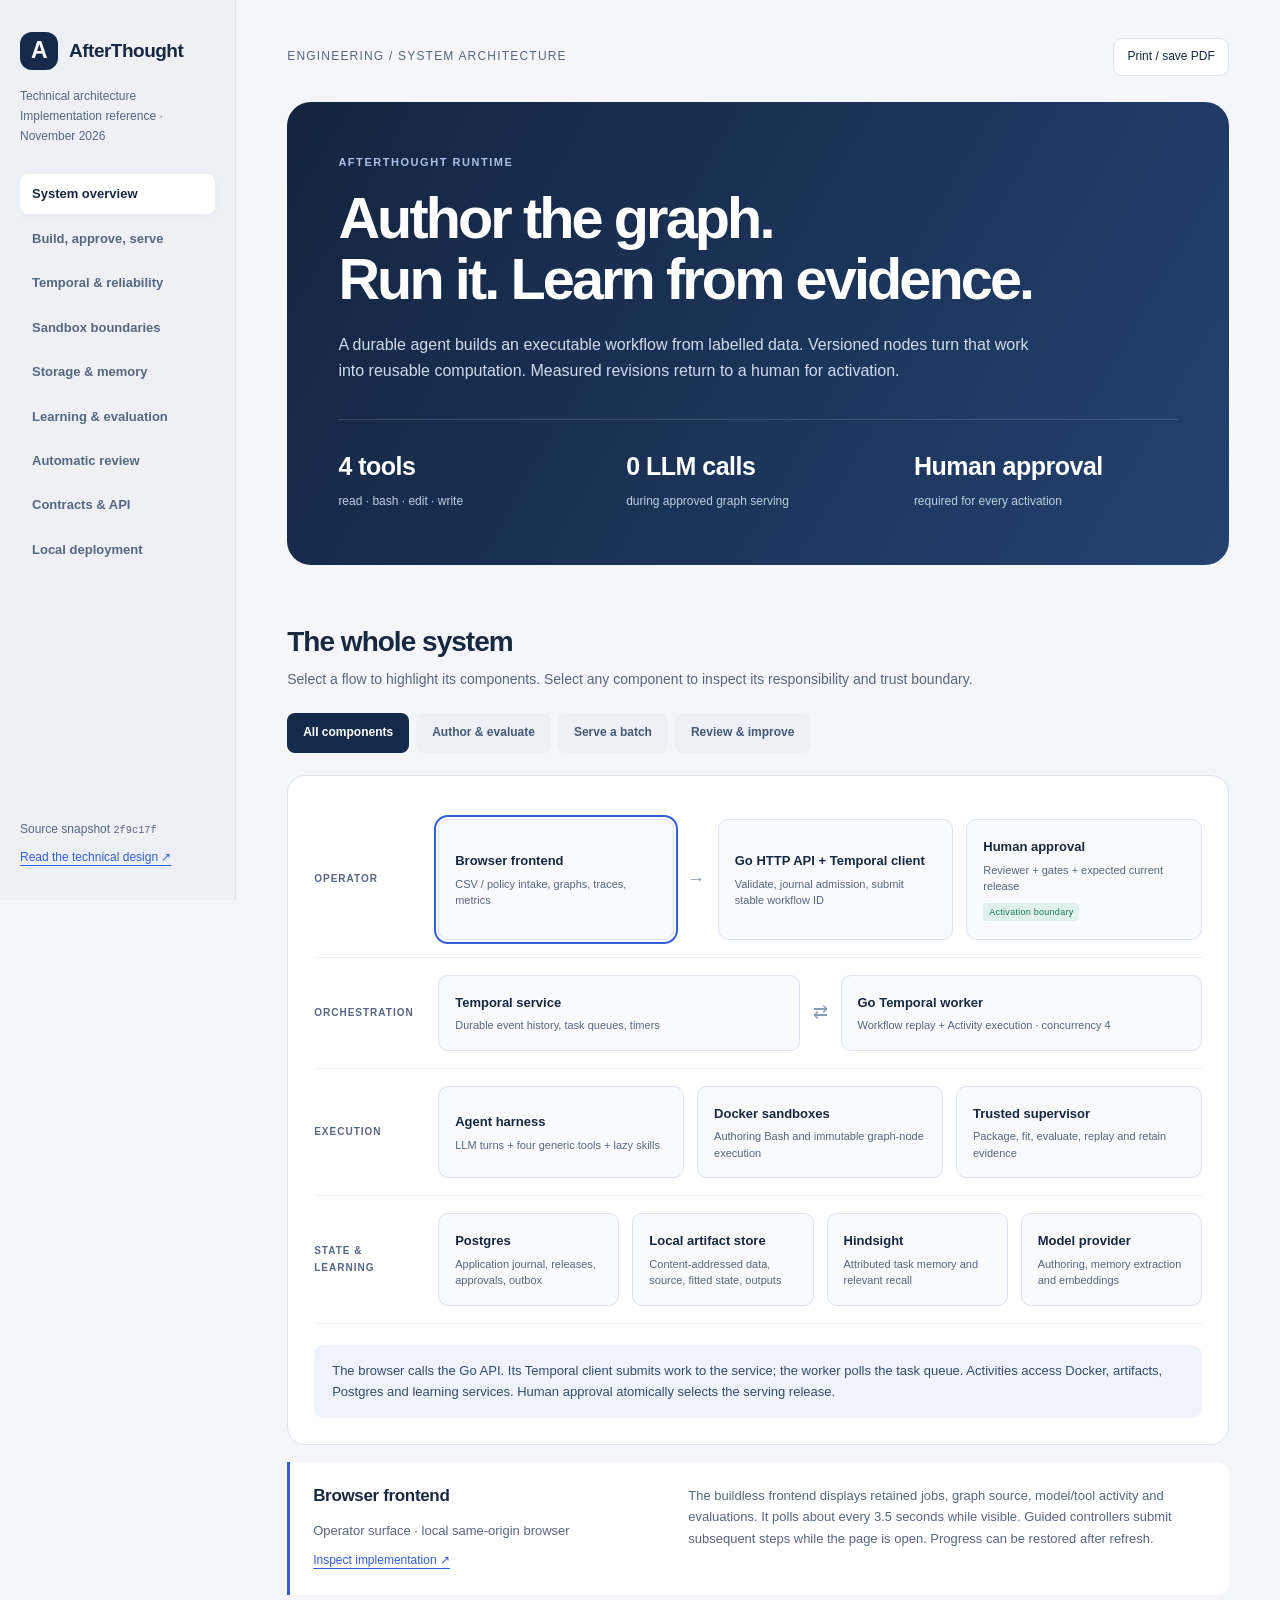
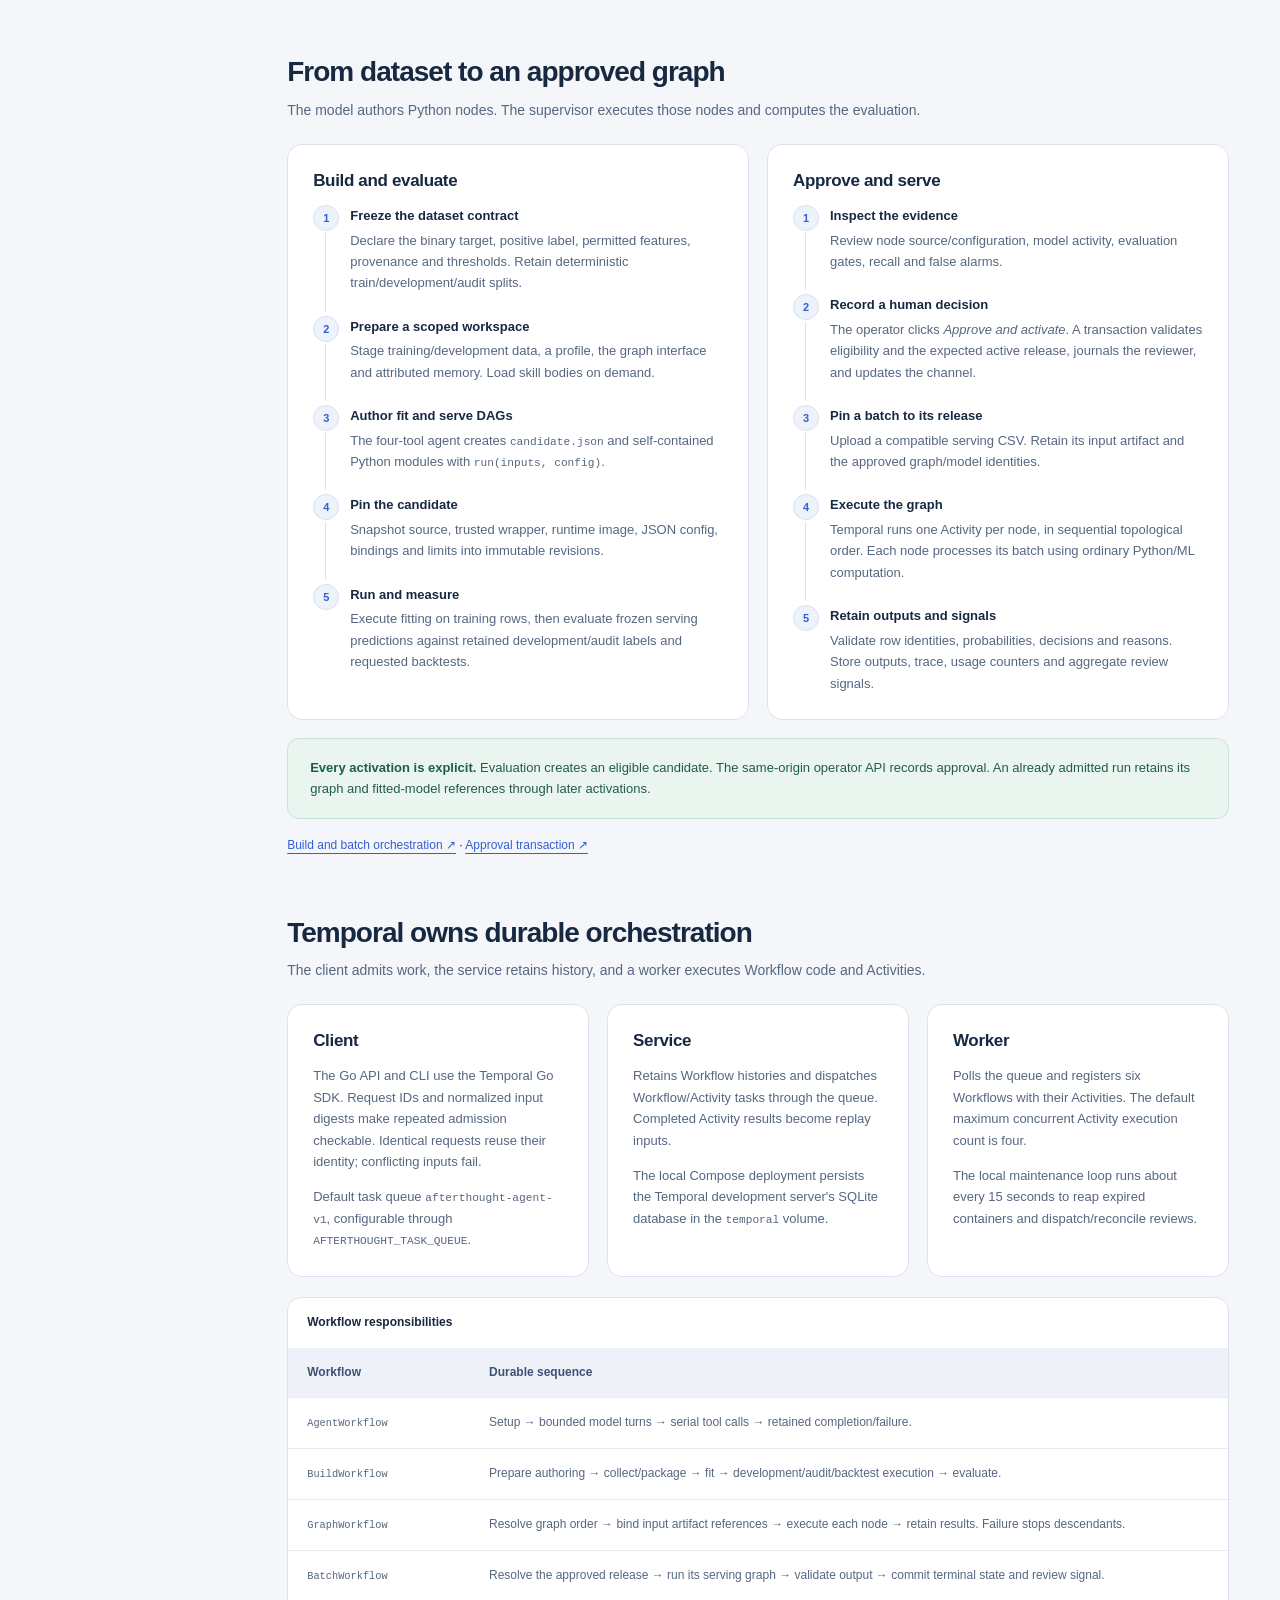
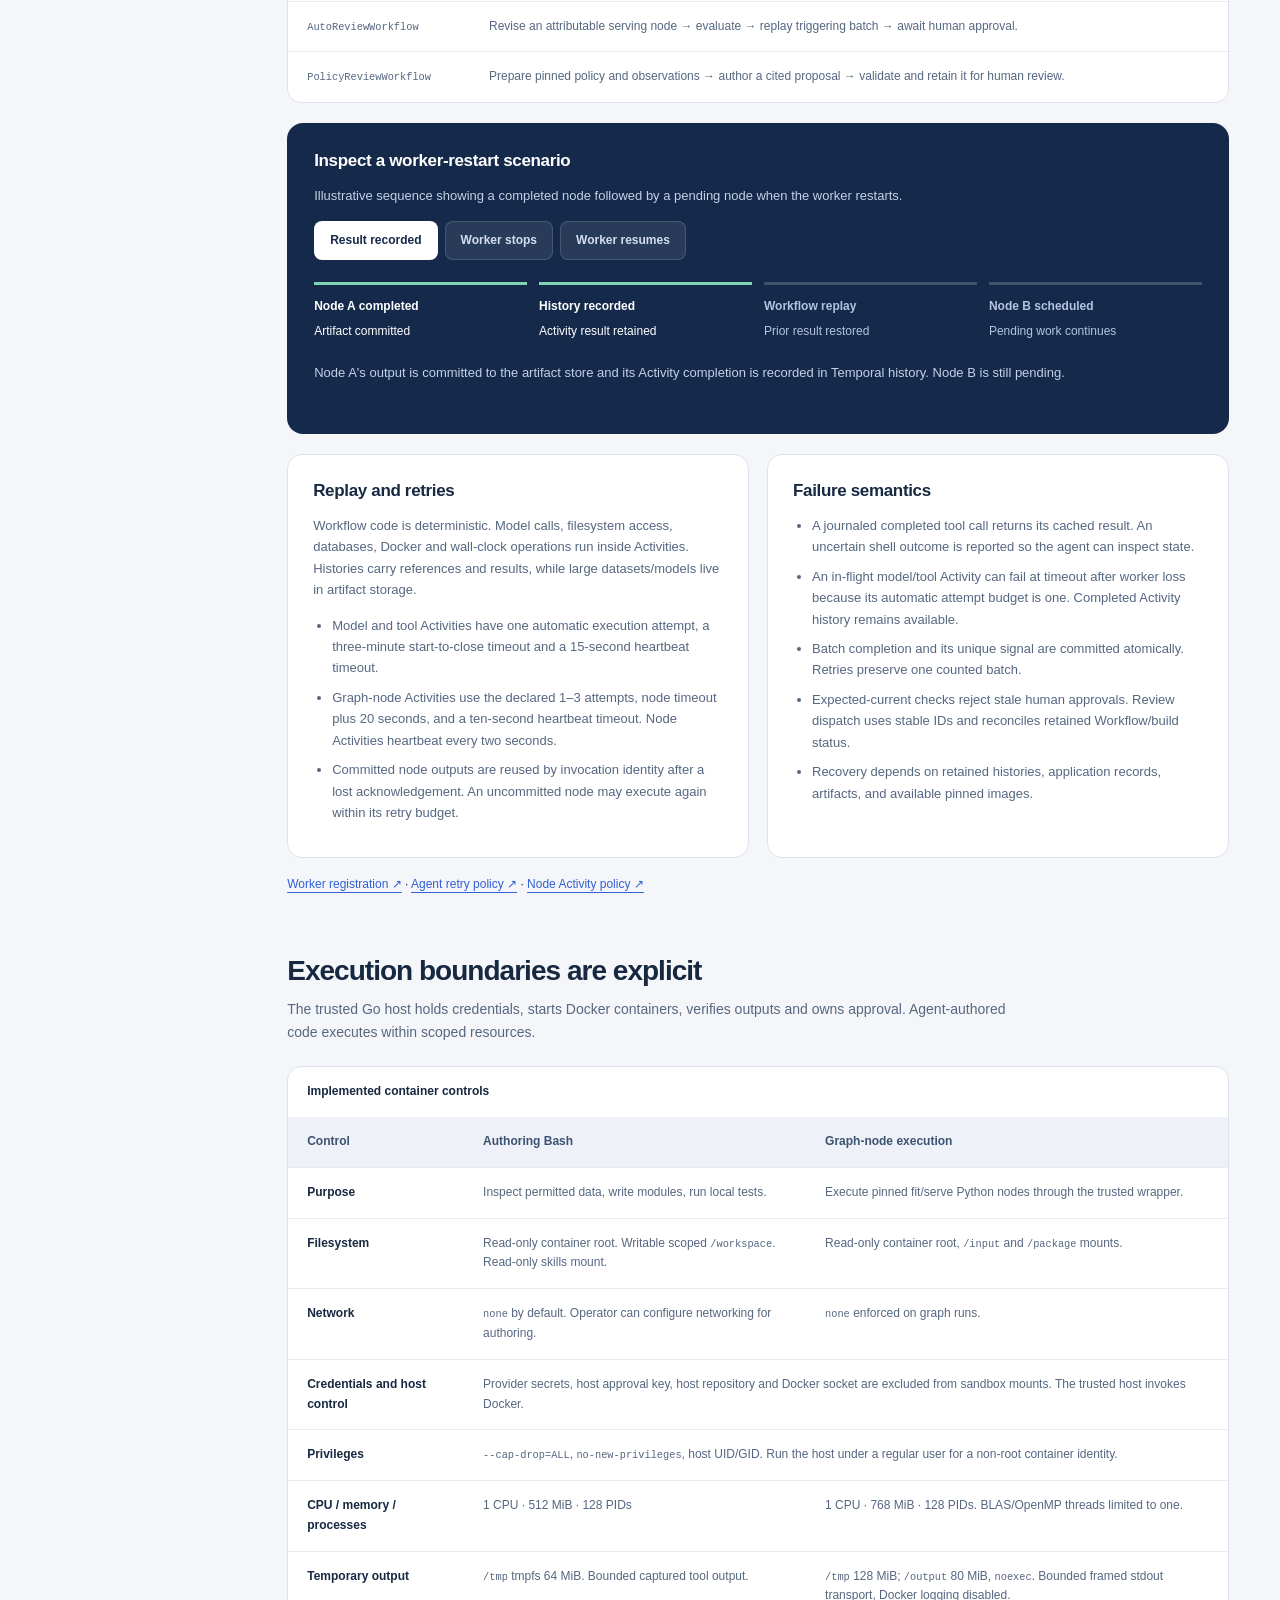
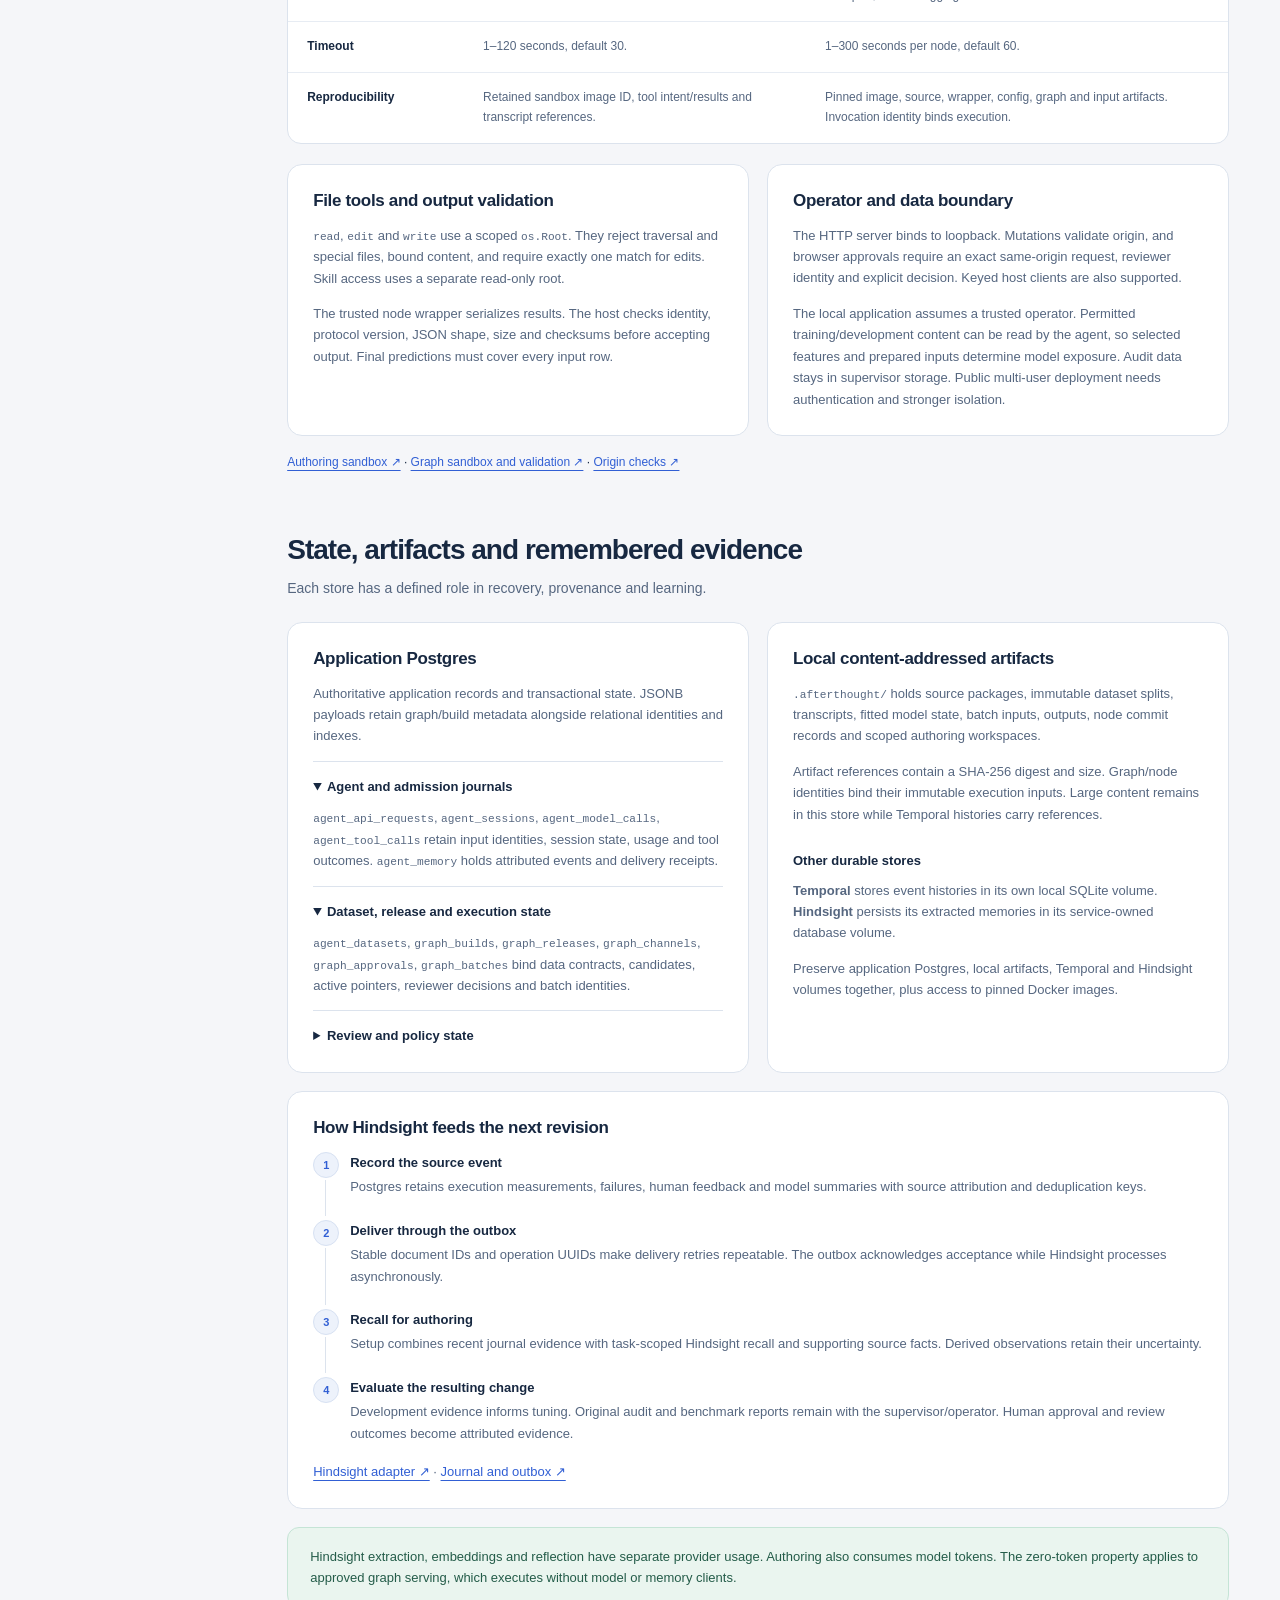
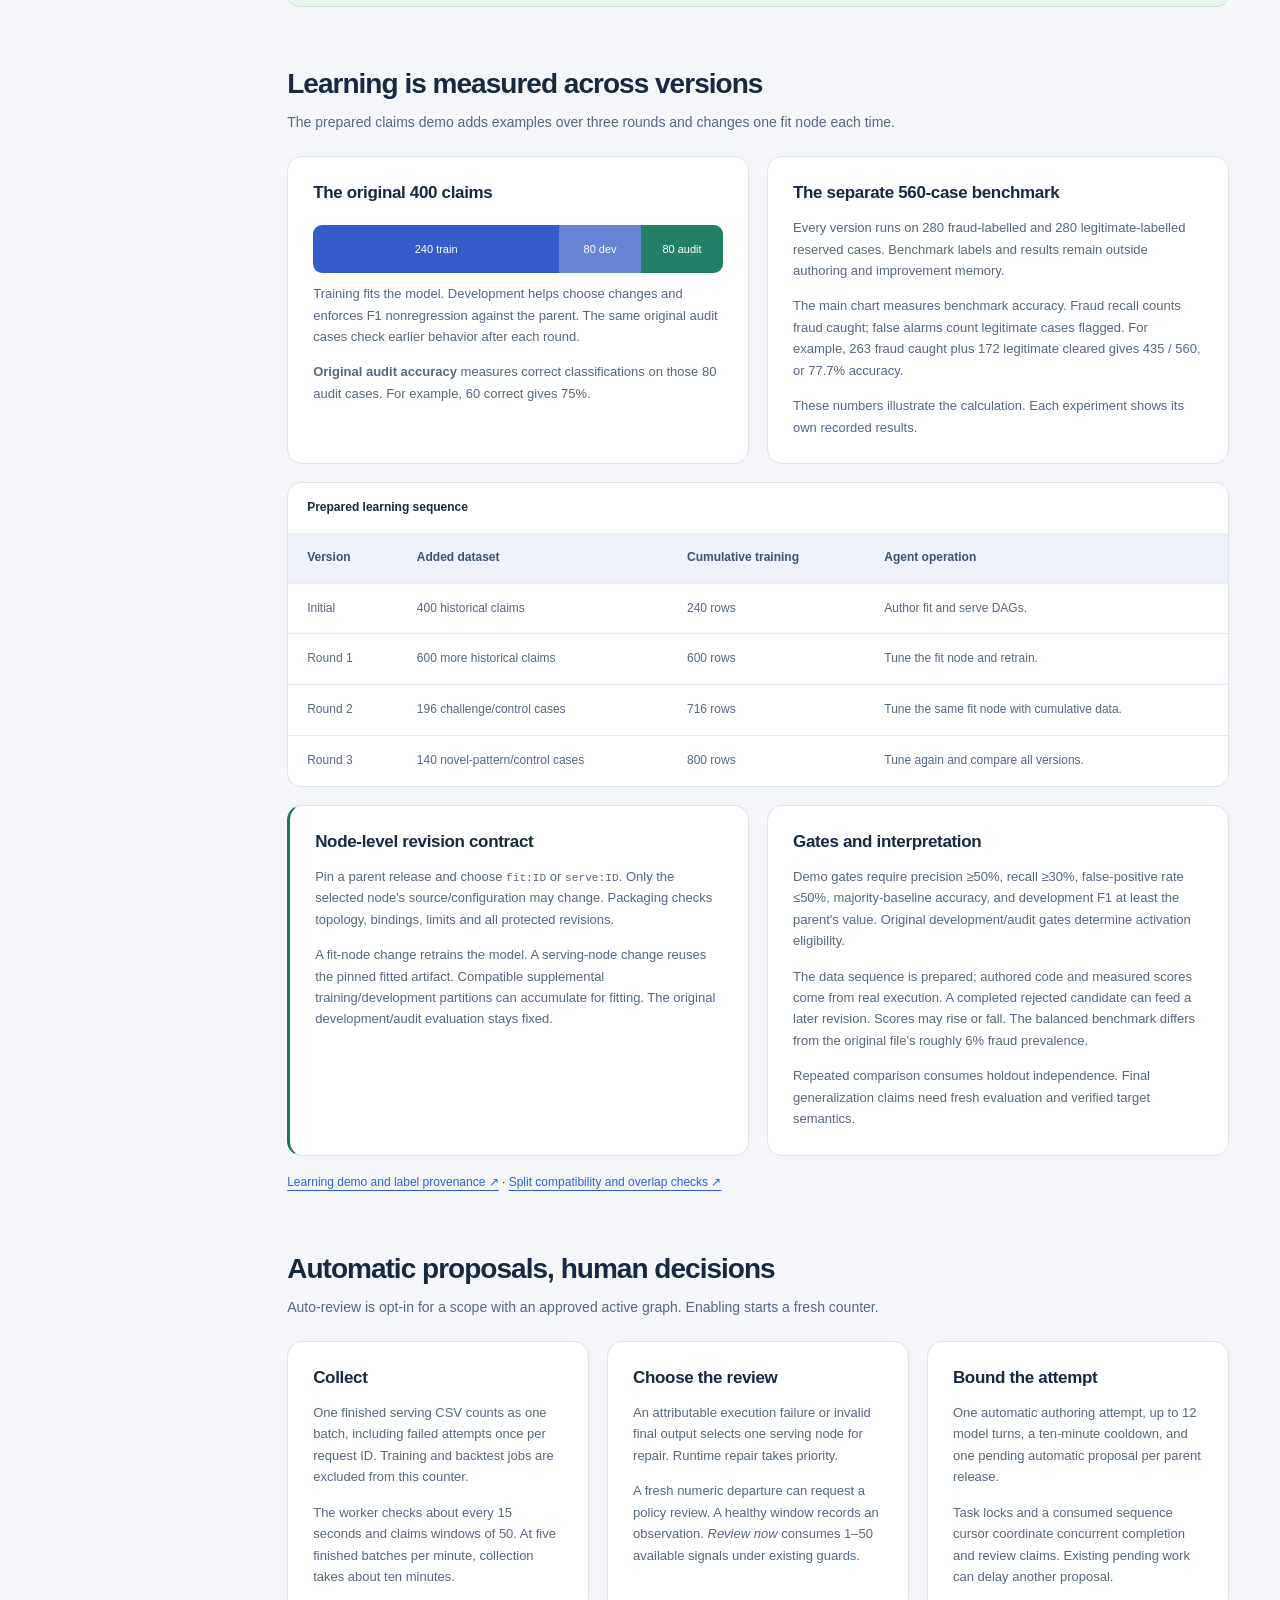
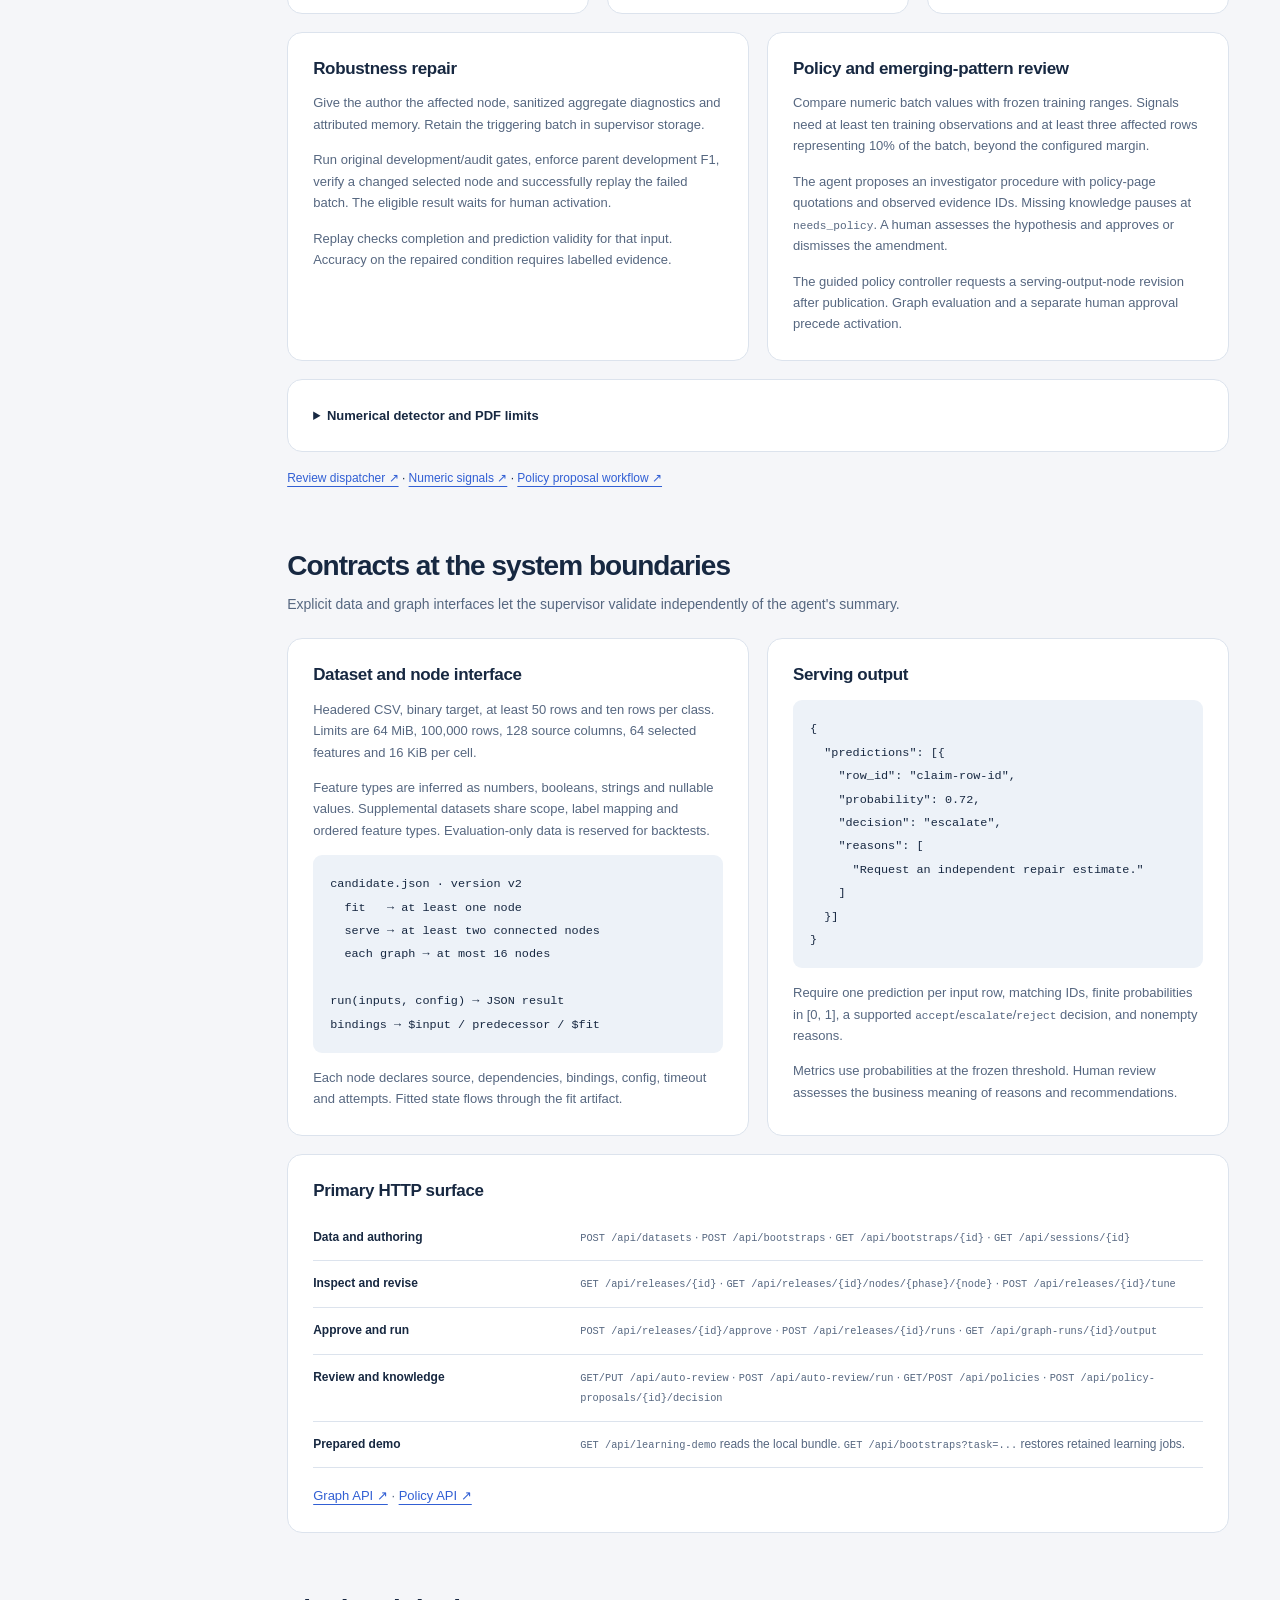
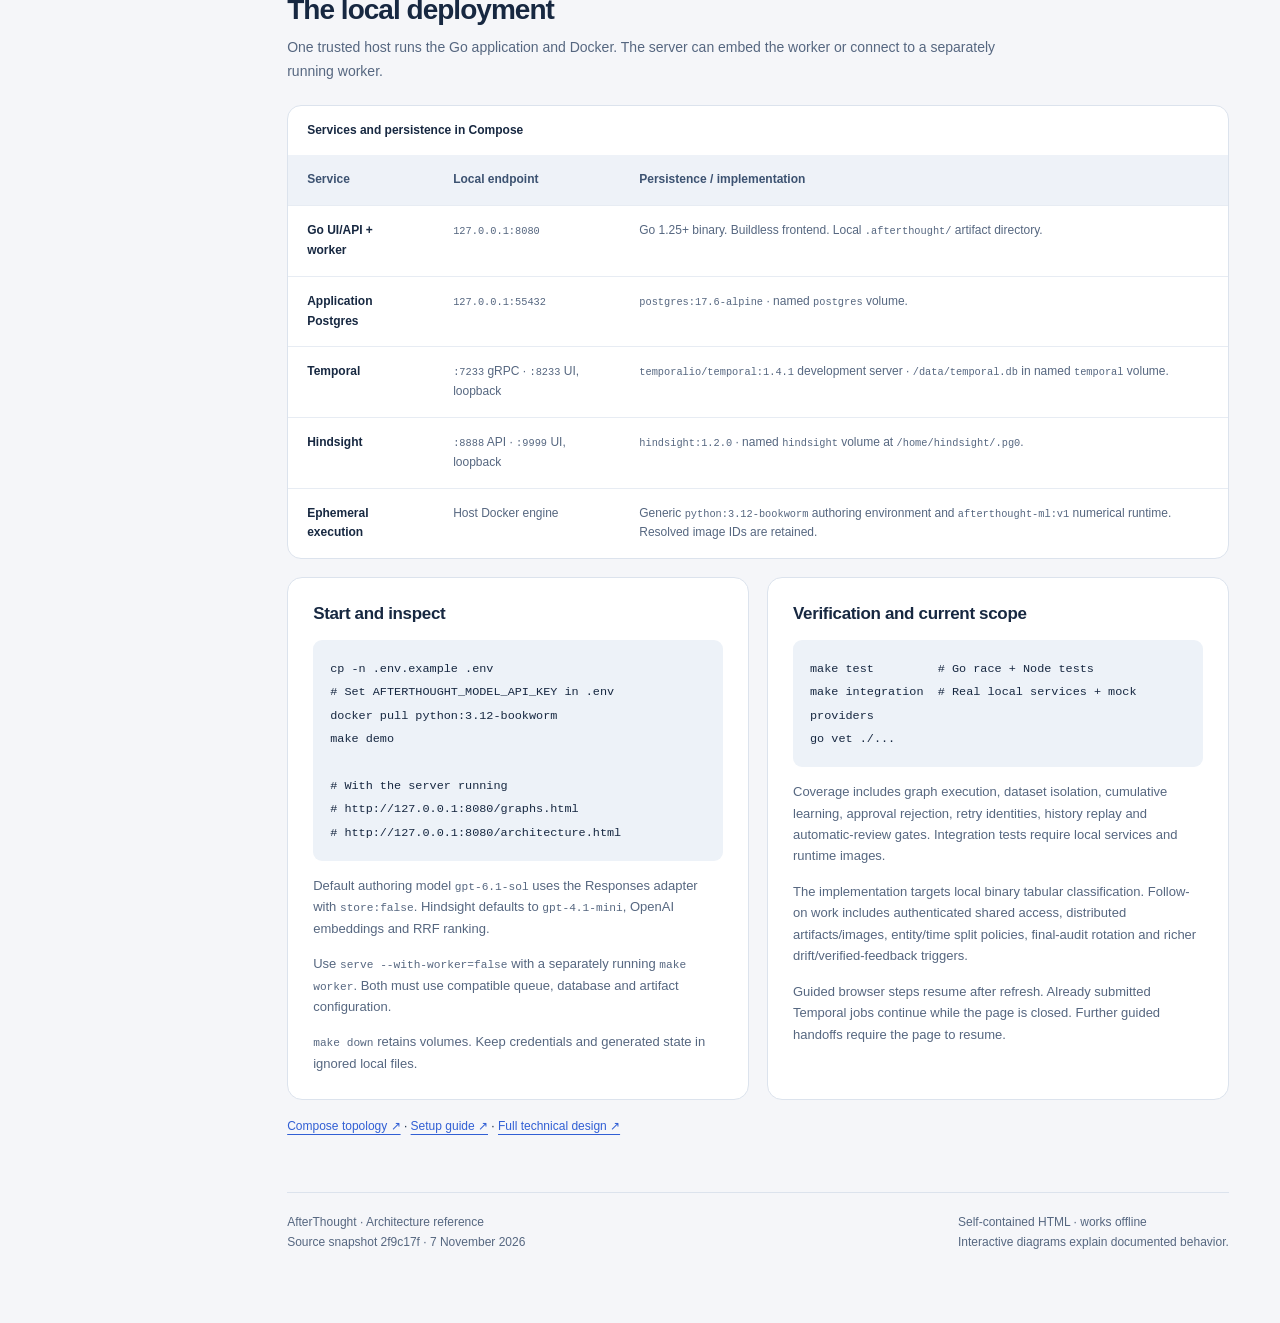
<file: frontend/architecture.html>
<!doctype html>
<html lang="en">
<head>
  <meta charset="utf-8">
  <meta name="viewport" content="width=device-width, initial-scale=1">
  <meta name="description" content="AfterThought architecture reference covering graph authoring, Temporal durability, sandbox execution, Postgres, Hindsight, evaluation and human approval.">
  <title>AfterThought · Architecture</title>
  <style>
    :root { color-scheme: light; --ink: #172841; --muted: #566780; --navy: #152a4b; --blue: #315fd4; --green: #19765d; --line: #dce3ed; --paper: #f5f6f9; font-family: -apple-system, BlinkMacSystemFont, "Segoe UI", sans-serif; }
    * { box-sizing: border-box; }
    html { scroll-padding-top: 28px; }
    body { margin: 0; color: var(--ink); background: var(--paper); line-height: 1.65; }
    a { color: var(--blue); text-underline-offset: 4px; }
    button, select { font: inherit; }
    button { cursor: pointer; touch-action: manipulation; }
    button:active { transform: scale(.98); }
    :focus-visible { outline: 3px solid #678dff; outline-offset: 4px; }
    .skip { position: fixed; top: -100px; left: 20px; z-index: 30; background: white; padding: 12px; }
    .skip:focus { top: 10px; }
    .sidebar { position: fixed; width: 236px; inset: 0 auto 0 0; padding: 32px 20px; border-right: 1px solid var(--line); background: #edf0f5; display: flex; flex-direction: column; overflow-y: auto; }
    .brand { display: flex; align-items: center; gap: 11px; text-decoration: none; color: var(--ink); font-size: 19px; font-weight: 700; letter-spacing: -.5px; }
    .mark { display: grid; place-items: center; background: var(--navy); color: white; width: 38px; height: 38px; border-radius: 12px; font-size: 23px; }
    .sidebar p { color: var(--muted); font-size: 12px; margin: 17px 0 28px; }
    nav { display: grid; gap: 5px; }
    nav a { text-decoration: none; color: var(--muted); padding: 9px 12px; border-radius: 8px; font-size: 13px; font-weight: 550; }
    nav a[aria-current="location"] { color: var(--ink); background: white; box-shadow: 0 2px 8px #13274408; }
    .nav-footer { margin-top: auto; padding-top: 32px; font-size: 12px; color: var(--muted); }
    .nav-footer a { display: inline-block; margin-top: 8px; }
    main { margin-left: 236px; max-width: 1700px; padding: 38px clamp(24px, 4vw, 76px) 70px; }
    .topline { display: flex; justify-content: space-between; align-items: center; gap: 16px; margin-bottom: 26px; font-size: 12px; color: var(--muted); }
    .topline span { letter-spacing: .1em; text-transform: uppercase; }
    .quiet-button { border: 1px solid var(--line); border-radius: 9px; background: white; color: var(--ink); padding: 8px 13px; font-size: 12px; }
    .hero { padding: clamp(28px, 4vw, 55px); border-radius: 24px; color: white; background: linear-gradient(120deg, #14243f, #234270); position: relative; overflow: hidden; }
    .eyebrow { color: #a9c1e7; text-transform: uppercase; font-size: 11px; font-weight: 650; letter-spacing: .14em; margin: 0 0 17px; }
    h1 { font-size: clamp(36px, 4.5vw, 65px); letter-spacing: -.05em; line-height: 1.05; max-width: 780px; margin: 0 0 23px; font-weight: 650; text-wrap: balance; }
    .hero > p { max-width: 720px; color: #d0dced; margin: 0; font-size: 16px; }
    .hero-stats { display: grid; grid-template-columns: repeat(3, 1fr); border-top: 1px solid #ffffff25; margin-top: 34px; padding-top: 26px; gap: 24px; }
    .hero-stats strong { display: block; font-size: 25px; font-weight: 600; letter-spacing: -.02em; }
    .hero-stats span { color: #bfcee3; font-size: 12px; }
    section { margin-top: 60px; scroll-margin-top: 30px; }
    .section-head { display: flex; gap: 20px; justify-content: space-between; align-items: baseline; margin-bottom: 22px; }
    h2 { font-size: 28px; line-height: 1.2; letter-spacing: -.035em; margin: 0 0 10px; }
    .section-head p { max-width: 720px; margin: 0; color: var(--muted); font-size: 14px; }
    h3 { font-size: 17px; line-height: 1.35; letter-spacing: -.02em; margin: 0 0 12px; }
    h4 { font-size: 13px; margin: 0 0 8px; }
    p { margin: 0 0 14px; }
    .card { background: white; border: 1px solid var(--line); border-radius: 15px; padding: 25px; min-width: 0; }
    .card p, .card li { font-size: 13px; color: var(--muted); }
    .card p:last-child { margin-bottom: 0; }
    .grid-2 { display: grid; grid-template-columns: 1fr 1fr; gap: 18px; }
    .grid-3 { display: grid; grid-template-columns: repeat(3, 1fr); gap: 18px; }
    .subtle { color: var(--muted); font-size: 12px; }
    .source { font-size: 12px; margin-top: 17px; }
    code, pre { font-family: "SFMono-Regular", Consolas, "Liberation Mono", monospace; font-size: .86em; }
    code { overflow-wrap: anywhere; }
    pre { background: #edf2f8; padding: 17px; border-radius: 9px; white-space: pre-wrap; overflow-wrap: anywhere; line-height: 1.7; }
    .path-controls { display: flex; gap: 7px; flex-wrap: wrap; margin-bottom: 22px; }
    .path-controls button { padding: 9px 15px; background: #edf1f7; color: #455875; border: 1px solid transparent; border-radius: 8px; font-size: 12px; font-weight: 600; }
    .path-controls button[aria-pressed="true"] { color: white; background: var(--navy); }
    .map { background: white; border: 1px solid var(--line); border-radius: 18px; padding: 26px; }
    .lane { display: grid; grid-template-columns: 104px minmax(0, 1fr); gap: 20px; align-items: center; padding: 17px 0; border-bottom: 1px solid #edf0f5; }
    .lane:last-child { border-bottom: 0; }
    .lane-label { font-size: 10px; text-transform: uppercase; letter-spacing: .1em; color: var(--muted); font-weight: 650; }
    .node-row { display: flex; gap: 13px; align-items: stretch; }
    .node { flex: 1; min-width: 0; text-align: left; padding: 16px; border: 1px solid var(--line); background: #f8fafc; border-radius: 10px; color: var(--ink); }
    .node strong { display: block; font-size: 13px; margin-bottom: 4px; }
    .node small { display: block; color: var(--muted); line-height: 1.5; font-size: 11px; }
    .node.is-in-path { background: #eff4ff; border-color: #8ba8ed; }
    .node[aria-pressed="true"] { outline: 2px solid var(--blue); outline-offset: 2px; }
    .node .tag { display: inline-block; font-size: 9px; letter-spacing: .03em; color: var(--green); background: #e0f2eb; padding: 2px 6px; border-radius: 4px; margin-top: 8px; }
    .arrow { color: #879bb6; align-self: center; font-size: 18px; flex: 0 0 auto; }
    .path-caption { background: #eef3fc; border-radius: 10px; padding: 15px 18px; margin: 21px 0 0; font-size: 13px; color: #354c6e; min-height: 72px; }
    .inspector { display: grid; grid-template-columns: 1fr 1.5fr; gap: 30px; margin-top: 17px; padding: 23px; border-left: 3px solid var(--blue); background: white; border-radius: 0 12px 12px 0; }
    .inspector p { font-size: 13px; color: var(--muted); margin-bottom: 0; }
    .inspector .source { display: inline-block; margin-top: 10px; }
    .flow-list { list-style: none; padding: 0; margin: 0; counter-reset: flow; }
    .flow-list li { position: relative; padding: 0 0 22px 37px; counter-increment: flow; font-size: 13px; color: var(--muted); }
    .flow-list li::before { content: counter(flow); position: absolute; top: 0; left: 0; background: #edf2fb; border: 1px solid #d7e1f2; color: var(--blue); border-radius: 50%; height: 24px; width: 24px; display: grid; place-items: center; font-size: 11px; font-weight: 650; }
    .flow-list li:not(:last-child)::after { content: ""; width: 1px; background: var(--line); position: absolute; left: 12px; top: 28px; bottom: 4px; }
    .flow-list li:last-child { padding-bottom: 0; }
    .flow-list strong { display: block; color: var(--ink); margin-bottom: 3px; }
    .callout { background: #eaf5ef; border: 1px solid #c5e4d6; color: #245c49; padding: 18px 22px; border-radius: 12px; margin-top: 18px; font-size: 13px; }
    .callout strong { color: #1b6149; }
    .table-wrap { overflow-x: auto; border: 1px solid var(--line); border-radius: 14px; background: white; }
    table { width: 100%; border-collapse: collapse; font-size: 12px; text-align: left; }
    th, td { padding: 15px 19px; border-bottom: 1px solid #e7ecf3; vertical-align: top; }
    th { background: #eef2f8; font-weight: 650; color: #3c5271; }
    td { color: var(--muted); }
    td strong { color: var(--ink); }
    tr:last-child td { border-bottom: 0; }
    .table-wrap table { min-width: 640px; }
    .table-wrap caption { text-align: left; padding: 15px 19px; font-weight: 600; color: var(--ink); }
    .reliability-demo { margin-top: 20px; background: var(--navy); color: white; padding: 27px; border-radius: 16px; }
    .reliability-demo p { color: #c2d1e5; font-size: 13px; }
    .reliability-demo .path-controls button { background: #ffffff15; color: #d2def0; border: 1px solid #ffffff25; }
    .reliability-demo .path-controls button[aria-pressed="true"] { background: white; color: var(--navy); }
    .recovery-stages { display: grid; grid-template-columns: repeat(4, 1fr); gap: 12px; }
    .recovery-stages div { border-top: 3px solid #ffffff30; padding-top: 12px; font-size: 12px; color: #b3c4de; }
    .recovery-stages div.recovered { border-color: #7fd4b5; color: white; }
    .recovery-stages strong { display: block; margin-bottom: 5px; }
    #recovery-description { margin: 20px 0 0; min-height: 45px; }
    .contract { border-left: 3px solid var(--green); }
    .split { display: flex; margin: 20px 0 10px; height: 48px; overflow: hidden; border-radius: 9px; }
    .split > div { display: grid; place-items: center; font-size: 11px; color: white; }
    .split .train { flex: 3; background: #345cca; }
    .split .dev { flex: 1; background: #6584d5; }
    .split .audit { flex: 1; background: #247f68; }
    .compact-list { padding-left: 19px; margin: 12px 0 0; }
    .compact-list li { margin: 8px 0; }
    details { border-top: 1px solid var(--line); padding: 14px 0; }
    details:last-child { padding-bottom: 0; }
    summary { cursor: pointer; color: var(--ink); font-size: 13px; font-weight: 600; }
    details p { margin: 10px 0 0; }
    .endpoint { display: grid; grid-template-columns: minmax(130px, .8fr) 2fr; gap: 18px; font-size: 12px; padding: 13px 0; border-bottom: 1px solid var(--line); }
    .endpoint:last-child { border: 0; }
    .endpoint span { color: var(--muted); }
    .footer { margin-top: 55px; padding-top: 20px; border-top: 1px solid var(--line); font-size: 12px; color: var(--muted); display: flex; justify-content: space-between; gap: 20px; }
    @media (hover: hover) { nav a:hover { background: #ffffff80; } .node:hover { border-color: var(--blue); } .quiet-button:hover { background: #edf2fb; } }
    @media (min-width: 1800px) { main { margin-right: auto; } }
    @media (max-width: 1100px) { .sidebar { width: 195px; padding: 25px 13px; } main { margin-left: 195px; padding: 28px 26px 50px; } .lane { grid-template-columns: 1fr; gap: 8px; } .grid-3 { grid-template-columns: 1fr; } .node { padding: 12px; } }
    @media (max-width: 760px) { .sidebar { position: static; width: 100%; padding: 16px 20px; border-bottom: 1px solid var(--line); } .sidebar > p, .nav-footer { display: none; } nav { display: flex; flex-wrap: wrap; gap: 3px; margin-top: 15px; } nav a { padding: 6px 8px; font-size: 11px; } main { margin: 0; padding: 24px 16px 35px; } .topline { font-size: 10px; } .hero { padding: 28px; border-radius: 18px; } .hero-stats { gap: 12px; } .hero-stats strong { font-size: 21px; } .hero-stats span { font-size: 10px; } section { margin-top: 42px; } h2 { font-size: 25px; } .grid-2, .inspector { grid-template-columns: 1fr; } .inspector { gap: 12px; } .map { padding: 18px; } .node-row { flex-direction: column; gap: 9px; } .arrow { transform: rotate(90deg); line-height: 1; } .node { width: 100%; } .node small { font-size: 12px; } .recovery-stages { grid-template-columns: 1fr 1fr; gap: 20px; } .footer { flex-direction: column; } .card { padding: 21px; } .endpoint { grid-template-columns: 1fr; gap: 5px; } }
    @media (prefers-reduced-motion: reduce) { *, *::before, *::after { scroll-behavior: auto !important; animation: none !important; transition: none !important; } }
    @media print { body { background: white; font-size: 10pt; } .sidebar, .topline, .path-controls, .inspector, .reliability-demo, .skip { display: none !important; } main { margin: 0; padding: 0; max-width: none; } .hero { background: white; color: var(--ink); padding: 0 0 20px; border-radius: 0; } .hero p, .eyebrow, .hero-stats span { color: var(--muted); } h1 { font-size: 32pt; } .hero-stats { border-color: var(--line); } section { margin-top: 28px; } .card, .map, .table-wrap { break-inside: avoid; } .node { background: white !important; color: var(--ink); } a { color: var(--ink); } .table-wrap { overflow: visible; } .table-wrap table { min-width: 0; } .grid-2, .grid-3 { gap: 12px; } .node-row { flex-direction: row; } .lane { grid-template-columns: 95px 1fr; } }
  </style>
</head>
<body>
<a class="skip" href="#main">Skip to architecture</a>
<aside class="sidebar">
  <a class="brand" href="#overview"><span class="mark" aria-hidden="true">A</span>AfterThought</a>
  <p>Technical architecture<br>Implementation reference · November 2026</p>
  <nav aria-label="Architecture sections">
    <a href="#overview" aria-current="location">System overview</a>
    <a href="#lifecycle">Build, approve, serve</a>
    <a href="#temporal">Temporal & reliability</a>
    <a href="#sandbox">Sandbox boundaries</a>
    <a href="#storage">Storage & memory</a>
    <a href="#learning">Learning & evaluation</a>
    <a href="#review">Automatic review</a>
    <a href="#contracts">Contracts & API</a>
    <a href="#deployment">Local deployment</a>
  </nav>
  <div class="nav-footer">Source snapshot <code>2f9c17f</code><br><a href="https://github.com/jakartasipirok/AfterThought/blob/2f9c17f/docs/technical-design.md">Read the technical design ↗</a></div>
</aside>
<main id="main">
  <div class="topline"><span>Engineering / system architecture</span><button type="button" class="quiet-button" id="print">Print / save PDF</button></div>
  <header class="hero">
    <div class="eyebrow">AfterThought runtime</div>
    <h1>Author the graph.<br>Run it. Learn from evidence.</h1>
    <p>A durable agent builds an executable workflow from labelled data. Versioned nodes turn that work into reusable computation. Measured revisions return to a human for activation.</p>
    <div class="hero-stats">
      <div><strong>4 tools</strong><span>read · bash · edit · write</span></div>
      <div><strong>0 LLM calls</strong><span>during approved graph serving</span></div>
      <div><strong>Human approval</strong><span>required for every activation</span></div>
    </div>
  </header>

  <section id="overview">
    <div class="section-head"><div><h2>The whole system</h2><p>Select a flow to highlight its components. Select any component to inspect its responsibility and trust boundary.</p></div></div>
    <div class="path-controls" role="group" aria-label="Highlight architecture flow">
      <button type="button" data-path="all" aria-pressed="true">All components</button>
      <button type="button" data-path="author" aria-pressed="false">Author & evaluate</button>
      <button type="button" data-path="serve" aria-pressed="false">Serve a batch</button>
      <button type="button" data-path="improve" aria-pressed="false">Review & improve</button>
    </div>
    <div class="map" aria-label="System component map">
      <div class="lane"><div class="lane-label">Operator</div><div class="node-row">
        <button type="button" class="node" data-component="browser" aria-pressed="true"><strong>Browser frontend</strong><small>CSV / policy intake, graphs, traces, metrics</small></button>
        <span class="arrow" aria-hidden="true">→</span>
        <button type="button" class="node" data-component="api" aria-pressed="false"><strong>Go HTTP API + Temporal client</strong><small>Validate, journal admission, submit stable workflow ID</small></button>
        <button type="button" class="node" data-component="approval" aria-pressed="false"><strong>Human approval</strong><small>Reviewer + gates + expected current release</small><span class="tag">Activation boundary</span></button>
      </div></div>
      <div class="lane"><div class="lane-label">Orchestration</div><div class="node-row">
        <button type="button" class="node" data-component="temporal" aria-pressed="false"><strong>Temporal service</strong><small>Durable event history, task queues, timers</small></button>
        <span class="arrow" aria-hidden="true">⇄</span>
        <button type="button" class="node" data-component="worker" aria-pressed="false"><strong>Go Temporal worker</strong><small>Workflow replay + Activity execution · concurrency 4</small></button>
      </div></div>
      <div class="lane"><div class="lane-label">Execution</div><div class="node-row">
        <button type="button" class="node" data-component="author" aria-pressed="false"><strong>Agent harness</strong><small>LLM turns + four generic tools + lazy skills</small></button>
        <button type="button" class="node" data-component="sandbox" aria-pressed="false"><strong>Docker sandboxes</strong><small>Authoring Bash and immutable graph-node execution</small></button>
        <button type="button" class="node" data-component="evaluator" aria-pressed="false"><strong>Trusted supervisor</strong><small>Package, fit, evaluate, replay and retain evidence</small></button>
      </div></div>
      <div class="lane"><div class="lane-label">State & learning</div><div class="node-row">
        <button type="button" class="node" data-component="postgres" aria-pressed="false"><strong>Postgres</strong><small>Application journal, releases, approvals, outbox</small></button>
        <button type="button" class="node" data-component="artifacts" aria-pressed="false"><strong>Local artifact store</strong><small>Content-addressed data, source, fitted state, outputs</small></button>
        <button type="button" class="node" data-component="hindsight" aria-pressed="false"><strong>Hindsight</strong><small>Attributed task memory and relevant recall</small></button>
        <button type="button" class="node" data-component="provider" aria-pressed="false"><strong>Model provider</strong><small>Authoring, memory extraction and embeddings</small></button>
      </div></div>
      <p class="path-caption" id="path-description" aria-live="polite">The browser calls the Go API. Its Temporal client submits work to the service; the worker polls the task queue. Activities access Docker, artifacts, Postgres and learning services. Human approval atomically selects the serving release.</p>
    </div>
    <div class="inspector" aria-live="polite" aria-atomic="true">
      <div><h3 id="component-title">Browser frontend</h3><p id="component-boundary">Operator surface · local same-origin browser</p><a class="source" id="component-source" href="https://github.com/jakartasipirok/AfterThought/blob/2f9c17f/frontend/src/graphs.mjs">Inspect implementation ↗</a></div>
      <p id="component-description">The buildless frontend displays retained jobs, graph source, model/tool activity and evaluations. It polls about every 3.5 seconds while visible. Guided controllers submit subsequent steps while the page is open. Progress can be restored after refresh.</p>
    </div>
    <noscript><p class="callout">The complete reference is available below. Enable JavaScript to highlight flows and inspect components interactively.</p></noscript>
  </section>

  <section id="lifecycle">
    <div class="section-head"><div><h2>From dataset to an approved graph</h2><p>The model authors Python nodes. The supervisor executes those nodes and computes the evaluation.</p></div></div>
    <div class="grid-2">
      <article class="card"><h3>Build and evaluate</h3><ol class="flow-list">
        <li><strong>Freeze the dataset contract</strong>Declare the binary target, positive label, permitted features, provenance and thresholds. Retain deterministic train/development/audit splits.</li>
        <li><strong>Prepare a scoped workspace</strong>Stage training/development data, a profile, the graph interface and attributed memory. Load skill bodies on demand.</li>
        <li><strong>Author fit and serve DAGs</strong>The four-tool agent creates <code>candidate.json</code> and self-contained Python modules with <code>run(inputs, config)</code>.</li>
        <li><strong>Pin the candidate</strong>Snapshot source, trusted wrapper, runtime image, JSON config, bindings and limits into immutable revisions.</li>
        <li><strong>Run and measure</strong>Execute fitting on training rows, then evaluate frozen serving predictions against retained development/audit labels and requested backtests.</li>
      </ol></article>
      <article class="card"><h3>Approve and serve</h3><ol class="flow-list">
        <li><strong>Inspect the evidence</strong>Review node source/configuration, model activity, evaluation gates, recall and false alarms.</li>
        <li><strong>Record a human decision</strong>The operator clicks <em>Approve and activate</em>. A transaction validates eligibility and the expected active release, journals the reviewer, and updates the channel.</li>
        <li><strong>Pin a batch to its release</strong>Upload a compatible serving CSV. Retain its input artifact and the approved graph/model identities.</li>
        <li><strong>Execute the graph</strong>Temporal runs one Activity per node, in sequential topological order. Each node processes its batch using ordinary Python/ML computation.</li>
        <li><strong>Retain outputs and signals</strong>Validate row identities, probabilities, decisions and reasons. Store outputs, trace, usage counters and aggregate review signals.</li>
      </ol></article>
    </div>
    <div class="callout"><strong>Every activation is explicit.</strong> Evaluation creates an eligible candidate. The same-origin operator API records approval. An already admitted run retains its graph and fitted-model references through later activations.</div>
    <p class="source"><a href="https://github.com/jakartasipirok/AfterThought/blob/2f9c17f/internal/pipeline/workflow.go">Build and batch orchestration ↗</a> · <a href="https://github.com/jakartasipirok/AfterThought/blob/2f9c17f/internal/pipeline/store.go">Approval transaction ↗</a></p>
  </section>

  <section id="temporal">
    <div class="section-head"><div><h2>Temporal owns durable orchestration</h2><p>The client admits work, the service retains history, and a worker executes Workflow code and Activities.</p></div></div>
    <div class="grid-3">
      <article class="card"><h3>Client</h3><p>The Go API and CLI use the Temporal Go SDK. Request IDs and normalized input digests make repeated admission checkable. Identical requests reuse their identity; conflicting inputs fail.</p><p>Default task queue <code>afterthought-agent-v1</code>, configurable through <code>AFTERTHOUGHT_TASK_QUEUE</code>.</p></article>
      <article class="card"><h3>Service</h3><p>Retains Workflow histories and dispatches Workflow/Activity tasks through the queue. Completed Activity results become replay inputs.</p><p>The local Compose deployment persists the Temporal development server's SQLite database in the <code>temporal</code> volume.</p></article>
      <article class="card"><h3>Worker</h3><p>Polls the queue and registers six Workflows with their Activities. The default maximum concurrent Activity execution count is four.</p><p>The local maintenance loop runs about every 15 seconds to reap expired containers and dispatch/reconcile reviews.</p></article>
    </div>
    <div class="table-wrap" style="margin-top:20px"><table>
      <caption>Workflow responsibilities</caption><thead><tr><th scope="col">Workflow</th><th scope="col">Durable sequence</th></tr></thead><tbody>
        <tr><td><code>AgentWorkflow</code></td><td>Setup → bounded model turns → serial tool calls → retained completion/failure.</td></tr>
        <tr><td><code>BuildWorkflow</code></td><td>Prepare authoring → collect/package → fit → development/audit/backtest execution → evaluate.</td></tr>
        <tr><td><code>GraphWorkflow</code></td><td>Resolve graph order → bind input artifact references → execute each node → retain results. Failure stops descendants.</td></tr>
        <tr><td><code>BatchWorkflow</code></td><td>Resolve the approved release → run its serving graph → validate output → commit terminal state and review signal.</td></tr>
        <tr><td><code>AutoReviewWorkflow</code></td><td>Revise an attributable serving node → evaluate → replay triggering batch → await human approval.</td></tr>
        <tr><td><code>PolicyReviewWorkflow</code></td><td>Prepare pinned policy and observations → author a cited proposal → validate and retain it for human review.</td></tr>
      </tbody></table></div>
    <div class="reliability-demo">
      <h3>Inspect a worker-restart scenario</h3><p>Illustrative sequence showing a completed node followed by a pending node when the worker restarts.</p>
      <div class="path-controls" role="group" aria-label="Worker restart scenario">
        <button type="button" data-recovery="recorded" aria-pressed="true">Result recorded</button>
        <button type="button" data-recovery="stopped" aria-pressed="false">Worker stops</button>
        <button type="button" data-recovery="replay" aria-pressed="false">Worker resumes</button>
      </div>
      <div class="recovery-stages"><div data-recovery-stage="0" class="recovered"><strong>Node A completed</strong>Artifact committed</div><div data-recovery-stage="1" class="recovered"><strong>History recorded</strong>Activity result retained</div><div data-recovery-stage="2"><strong>Workflow replay</strong>Prior result restored</div><div data-recovery-stage="3"><strong>Node B scheduled</strong>Pending work continues</div></div>
      <p id="recovery-description" aria-live="polite">Node A's output is committed to the artifact store and its Activity completion is recorded in Temporal history. Node B is still pending.</p>
    </div>
    <div class="grid-2" style="margin-top:20px">
      <article class="card"><h3>Replay and retries</h3><p>Workflow code is deterministic. Model calls, filesystem access, databases, Docker and wall-clock operations run inside Activities. Histories carry references and results, while large datasets/models live in artifact storage.</p><ul class="compact-list"><li>Model and tool Activities have one automatic execution attempt, a three-minute start-to-close timeout and a 15-second heartbeat timeout.</li><li>Graph-node Activities use the declared 1–3 attempts, node timeout plus 20 seconds, and a ten-second heartbeat timeout. Node Activities heartbeat every two seconds.</li><li>Committed node outputs are reused by invocation identity after a lost acknowledgement. An uncommitted node may execute again within its retry budget.</li></ul></article>
      <article class="card"><h3>Failure semantics</h3><ul class="compact-list"><li>A journaled completed tool call returns its cached result. An uncertain shell outcome is reported so the agent can inspect state.</li><li>An in-flight model/tool Activity can fail at timeout after worker loss because its automatic attempt budget is one. Completed Activity history remains available.</li><li>Batch completion and its unique signal are committed atomically. Retries preserve one counted batch.</li><li>Expected-current checks reject stale human approvals. Review dispatch uses stable IDs and reconciles retained Workflow/build status.</li><li>Recovery depends on retained histories, application records, artifacts, and available pinned images.</li></ul></article>
    </div>
    <p class="source"><a href="https://github.com/jakartasipirok/AfterThought/blob/2f9c17f/cmd/afterthought/worker.go">Worker registration ↗</a> · <a href="https://github.com/jakartasipirok/AfterThought/blob/2f9c17f/internal/runtime/agent.go">Agent retry policy ↗</a> · <a href="https://github.com/jakartasipirok/AfterThought/blob/2f9c17f/internal/execution/workflow.go">Node Activity policy ↗</a></p>
  </section>

  <section id="sandbox">
    <div class="section-head"><div><h2>Execution boundaries are explicit</h2><p>The trusted Go host holds credentials, starts Docker containers, verifies outputs and owns approval. Agent-authored code executes within scoped resources.</p></div></div>
    <div class="table-wrap"><table>
      <caption>Implemented container controls</caption><thead><tr><th scope="col">Control</th><th scope="col">Authoring Bash</th><th scope="col">Graph-node execution</th></tr></thead><tbody>
        <tr><td><strong>Purpose</strong></td><td>Inspect permitted data, write modules, run local tests.</td><td>Execute pinned fit/serve Python nodes through the trusted wrapper.</td></tr>
        <tr><td><strong>Filesystem</strong></td><td>Read-only container root. Writable scoped <code>/workspace</code>. Read-only skills mount.</td><td>Read-only container root, <code>/input</code> and <code>/package</code> mounts.</td></tr>
        <tr><td><strong>Network</strong></td><td><code>none</code> by default. Operator can configure networking for authoring.</td><td><code>none</code> enforced on graph runs.</td></tr>
        <tr><td><strong>Credentials and host control</strong></td><td colspan="2">Provider secrets, host approval key, host repository and Docker socket are excluded from sandbox mounts. The trusted host invokes Docker.</td></tr>
        <tr><td><strong>Privileges</strong></td><td colspan="2"><code>--cap-drop=ALL</code>, <code>no-new-privileges</code>, host UID/GID. Run the host under a regular user for a non-root container identity.</td></tr>
        <tr><td><strong>CPU / memory / processes</strong></td><td>1 CPU · 512 MiB · 128 PIDs</td><td>1 CPU · 768 MiB · 128 PIDs. BLAS/OpenMP threads limited to one.</td></tr>
        <tr><td><strong>Temporary output</strong></td><td><code>/tmp</code> tmpfs 64 MiB. Bounded captured tool output.</td><td><code>/tmp</code> 128 MiB; <code>/output</code> 80 MiB, <code>noexec</code>. Bounded framed stdout transport, Docker logging disabled.</td></tr>
        <tr><td><strong>Timeout</strong></td><td>1–120 seconds, default 30.</td><td>1–300 seconds per node, default 60.</td></tr>
        <tr><td><strong>Reproducibility</strong></td><td>Retained sandbox image ID, tool intent/results and transcript references.</td><td>Pinned image, source, wrapper, config, graph and input artifacts. Invocation identity binds execution.</td></tr>
      </tbody></table></div>
    <div class="grid-2" style="margin-top:20px">
      <article class="card"><h3>File tools and output validation</h3><p><code>read</code>, <code>edit</code> and <code>write</code> use a scoped <code>os.Root</code>. They reject traversal and special files, bound content, and require exactly one match for edits. Skill access uses a separate read-only root.</p><p>The trusted node wrapper serializes results. The host checks identity, protocol version, JSON shape, size and checksums before accepting output. Final predictions must cover every input row.</p></article>
      <article class="card"><h3>Operator and data boundary</h3><p>The HTTP server binds to loopback. Mutations validate origin, and browser approvals require an exact same-origin request, reviewer identity and explicit decision. Keyed host clients are also supported.</p><p>The local application assumes a trusted operator. Permitted training/development content can be read by the agent, so selected features and prepared inputs determine model exposure. Audit data stays in supervisor storage. Public multi-user deployment needs authentication and stronger isolation.</p></article>
    </div>
    <p class="source"><a href="https://github.com/jakartasipirok/AfterThought/blob/2f9c17f/internal/harness/tools.go">Authoring sandbox ↗</a> · <a href="https://github.com/jakartasipirok/AfterThought/blob/2f9c17f/internal/execution/engine.go">Graph sandbox and validation ↗</a> · <a href="https://github.com/jakartasipirok/AfterThought/blob/2f9c17f/internal/webapi/server.go">Origin checks ↗</a></p>
  </section>

  <section id="storage">
    <div class="section-head"><div><h2>State, artifacts and remembered evidence</h2><p>Each store has a defined role in recovery, provenance and learning.</p></div></div>
    <div class="grid-2">
      <article class="card"><h3>Application Postgres</h3><p>Authoritative application records and transactional state. JSONB payloads retain graph/build metadata alongside relational identities and indexes.</p>
        <details open><summary>Agent and admission journals</summary><p><code>agent_api_requests</code>, <code>agent_sessions</code>, <code>agent_model_calls</code>, <code>agent_tool_calls</code> retain input identities, session state, usage and tool outcomes. <code>agent_memory</code> holds attributed events and delivery receipts.</p></details>
        <details open><summary>Dataset, release and execution state</summary><p><code>agent_datasets</code>, <code>graph_builds</code>, <code>graph_releases</code>, <code>graph_channels</code>, <code>graph_approvals</code>, <code>graph_batches</code> bind data contracts, candidates, active pointers, reviewer decisions and batch identities.</p></details>
        <details><summary>Review and policy state</summary><p><code>graph_review_settings</code>, <code>graph_batch_signals</code>, <code>graph_auto_reviews</code>, <code>policy_documents</code>, <code>policy_channels</code>, <code>policy_proposals</code> and <code>policy_pattern_decisions</code> retain review windows, proposals and policy versions.</p></details>
      </article>
      <article class="card"><h3>Local content-addressed artifacts</h3><p><code>.afterthought/</code> holds source packages, immutable dataset splits, transcripts, fitted model state, batch inputs, outputs, node commit records and scoped authoring workspaces.</p><p>Artifact references contain a SHA-256 digest and size. Graph/node identities bind their immutable execution inputs. Large content remains in this store while Temporal histories carry references.</p><h4 style="margin-top:25px">Other durable stores</h4><p><strong>Temporal</strong> stores event histories in its own local SQLite volume. <strong>Hindsight</strong> persists its extracted memories in its service-owned database volume.</p><p>Preserve application Postgres, local artifacts, Temporal and Hindsight volumes together, plus access to pinned Docker images.</p></article>
    </div>
    <div class="card" style="margin-top:18px"><h3>How Hindsight feeds the next revision</h3><ol class="flow-list">
      <li><strong>Record the source event</strong>Postgres retains execution measurements, failures, human feedback and model summaries with source attribution and deduplication keys.</li>
      <li><strong>Deliver through the outbox</strong>Stable document IDs and operation UUIDs make delivery retries repeatable. The outbox acknowledges acceptance while Hindsight processes asynchronously.</li>
      <li><strong>Recall for authoring</strong>Setup combines recent journal evidence with task-scoped Hindsight recall and supporting source facts. Derived observations retain their uncertainty.</li>
      <li><strong>Evaluate the resulting change</strong>Development evidence informs tuning. Original audit and benchmark reports remain with the supervisor/operator. Human approval and review outcomes become attributed evidence.</li>
    </ol><p class="source"><a href="https://github.com/jakartasipirok/AfterThought/blob/2f9c17f/internal/memory/hindsight.go">Hindsight adapter ↗</a> · <a href="https://github.com/jakartasipirok/AfterThought/blob/2f9c17f/internal/storage/postgres.go">Journal and outbox ↗</a></p></div>
    <div class="callout">Hindsight extraction, embeddings and reflection have separate provider usage. Authoring also consumes model tokens. The zero-token property applies to approved graph serving, which executes without model or memory clients.</div>
  </section>

  <section id="learning">
    <div class="section-head"><div><h2>Learning is measured across versions</h2><p>The prepared claims demo adds examples over three rounds and changes one fit node each time.</p></div></div>
    <div class="grid-2">
      <article class="card"><h3>The original 400 claims</h3><div class="split" aria-label="240 training rows, 80 development rows, 80 audit rows"><div class="train">240 train</div><div class="dev">80 dev</div><div class="audit">80 audit</div></div><p>Training fits the model. Development helps choose changes and enforces F1 nonregression against the parent. The same original audit cases check earlier behavior after each round.</p><p><strong>Original audit accuracy</strong> measures correct classifications on those 80 audit cases. For example, 60 correct gives 75%.</p></article>
      <article class="card"><h3>The separate 560-case benchmark</h3><p>Every version runs on 280 fraud-labelled and 280 legitimate-labelled reserved cases. Benchmark labels and results remain outside authoring and improvement memory.</p><p>The main chart measures benchmark accuracy. Fraud recall counts fraud caught; false alarms count legitimate cases flagged. For example, 263 fraud caught plus 172 legitimate cleared gives 435 / 560, or 77.7% accuracy.</p><p class="subtle">These numbers illustrate the calculation. Each experiment shows its own recorded results.</p></article>
    </div>
    <div class="table-wrap" style="margin-top:18px"><table><caption>Prepared learning sequence</caption><thead><tr><th scope="col">Version</th><th scope="col">Added dataset</th><th scope="col">Cumulative training</th><th scope="col">Agent operation</th></tr></thead><tbody>
      <tr><td>Initial</td><td>400 historical claims</td><td>240 rows</td><td>Author fit and serve DAGs.</td></tr>
      <tr><td>Round 1</td><td>600 more historical claims</td><td>600 rows</td><td>Tune the fit node and retrain.</td></tr>
      <tr><td>Round 2</td><td>196 challenge/control cases</td><td>716 rows</td><td>Tune the same fit node with cumulative data.</td></tr>
      <tr><td>Round 3</td><td>140 novel-pattern/control cases</td><td>800 rows</td><td>Tune again and compare all versions.</td></tr>
    </tbody></table></div>
    <div class="grid-2" style="margin-top:18px">
      <article class="card contract"><h3>Node-level revision contract</h3><p>Pin a parent release and choose <code>fit:ID</code> or <code>serve:ID</code>. Only the selected node's source/configuration may change. Packaging checks topology, bindings, limits and all protected revisions.</p><p>A fit-node change retrains the model. A serving-node change reuses the pinned fitted artifact. Compatible supplemental training/development partitions can accumulate for fitting. The original development/audit evaluation stays fixed.</p></article>
      <article class="card"><h3>Gates and interpretation</h3><p>Demo gates require precision ≥50%, recall ≥30%, false-positive rate ≤50%, majority-baseline accuracy, and development F1 at least the parent's value. Original development/audit gates determine activation eligibility.</p><p>The data sequence is prepared; authored code and measured scores come from real execution. A completed rejected candidate can feed a later revision. Scores may rise or fall. The balanced benchmark differs from the original file's roughly 6% fraud prevalence.</p><p>Repeated comparison consumes holdout independence. Final generalization claims need fresh evaluation and verified target semantics.</p></article>
    </div>
    <p class="source"><a href="https://github.com/jakartasipirok/AfterThought/blob/2f9c17f/docs/demo-learning-rounds.md">Learning demo and label provenance ↗</a> · <a href="https://github.com/jakartasipirok/AfterThought/blob/2f9c17f/internal/dataset/learning.go">Split compatibility and overlap checks ↗</a></p>
  </section>

  <section id="review">
    <div class="section-head"><div><h2>Automatic proposals, human decisions</h2><p>Auto-review is opt-in for a scope with an approved active graph. Enabling starts a fresh counter.</p></div></div>
    <div class="grid-3">
      <article class="card"><h3>Collect</h3><p>One finished serving CSV counts as one batch, including failed attempts once per request ID. Training and backtest jobs are excluded from this counter.</p><p>The worker checks about every 15 seconds and claims windows of 50. At five finished batches per minute, collection takes about ten minutes.</p></article>
      <article class="card"><h3>Choose the review</h3><p>An attributable execution failure or invalid final output selects one serving node for repair. Runtime repair takes priority.</p><p>A fresh numeric departure can request a policy review. A healthy window records an observation. <em>Review now</em> consumes 1–50 available signals under existing guards.</p></article>
      <article class="card"><h3>Bound the attempt</h3><p>One automatic authoring attempt, up to 12 model turns, a ten-minute cooldown, and one pending automatic proposal per parent release.</p><p>Task locks and a consumed sequence cursor coordinate concurrent completion and review claims. Existing pending work can delay another proposal.</p></article>
    </div>
    <div class="grid-2" style="margin-top:18px">
      <article class="card"><h3>Robustness repair</h3><p>Give the author the affected node, sanitized aggregate diagnostics and attributed memory. Retain the triggering batch in supervisor storage.</p><p>Run original development/audit gates, enforce parent development F1, verify a changed selected node and successfully replay the failed batch. The eligible result waits for human activation.</p><p>Replay checks completion and prediction validity for that input. Accuracy on the repaired condition requires labelled evidence.</p></article>
      <article class="card"><h3>Policy and emerging-pattern review</h3><p>Compare numeric batch values with frozen training ranges. Signals need at least ten training observations and at least three affected rows representing 10% of the batch, beyond the configured margin.</p><p>The agent proposes an investigator procedure with policy-page quotations and observed evidence IDs. Missing knowledge pauses at <code>needs_policy</code>. A human assesses the hypothesis and approves or dismisses the amendment.</p><p>The guided policy controller requests a serving-output-node revision after publication. Graph evaluation and a separate human approval precede activation.</p></article>
    </div>
    <details class="card" style="margin-top:18px"><summary>Numerical detector and PDF limits</summary><p>The departure margin is <code>max(25% of training range, 1% of absolute maximum, 0.01)</code>. Detection covers numeric range departures. Categorical novelty, correlations and label-based accuracy need additional analysis. Reviewed dataset/feature/direction signatures are suppressed for the current policy version.</p><p>Poppler extracts searchable PDFs with limits of 8 MiB input, 30 pages, 128 KiB text and 20 seconds. Versioned numbered policy pages are staged in <code>knowledge/company-policy.json</code>. Proposal validation checks bounded fields, exact whitespace-normalized page quotations and observed evidence references.</p></details>
    <p class="source"><a href="https://github.com/jakartasipirok/AfterThought/blob/2f9c17f/internal/pipeline/review.go">Review dispatcher ↗</a> · <a href="https://github.com/jakartasipirok/AfterThought/blob/2f9c17f/internal/pipeline/novelty.go">Numeric signals ↗</a> · <a href="https://github.com/jakartasipirok/AfterThought/blob/2f9c17f/internal/pipeline/policy_workflow.go">Policy proposal workflow ↗</a></p>
  </section>

  <section id="contracts">
    <div class="section-head"><div><h2>Contracts at the system boundaries</h2><p>Explicit data and graph interfaces let the supervisor validate independently of the agent's summary.</p></div></div>
    <div class="grid-2">
      <article class="card"><h3>Dataset and node interface</h3><p>Headered CSV, binary target, at least 50 rows and ten rows per class. Limits are 64 MiB, 100,000 rows, 128 source columns, 64 selected features and 16 KiB per cell.</p><p>Feature types are inferred as numbers, booleans, strings and nullable values. Supplemental datasets share scope, label mapping and ordered feature types. Evaluation-only data is reserved for backtests.</p><pre><code>candidate.json · version v2
  fit   → at least one node
  serve → at least two connected nodes
  each graph → at most 16 nodes

run(inputs, config) → JSON result
bindings → $input / predecessor / $fit</code></pre><p>Each node declares source, dependencies, bindings, config, timeout and attempts. Fitted state flows through the fit artifact.</p></article>
      <article class="card"><h3>Serving output</h3><pre><code>{
  "predictions": [{
    "row_id": "claim-row-id",
    "probability": 0.72,
    "decision": "escalate",
    "reasons": [
      "Request an independent repair estimate."
    ]
  }]
}</code></pre><p>Require one prediction per input row, matching IDs, finite probabilities in [0, 1], a supported <code>accept</code>/<code>escalate</code>/<code>reject</code> decision, and nonempty reasons.</p><p>Metrics use probabilities at the frozen threshold. Human review assesses the business meaning of reasons and recommendations.</p></article>
    </div>
    <div class="card" style="margin-top:18px"><h3>Primary HTTP surface</h3>
      <div class="endpoint"><strong>Data and authoring</strong><span><code>POST /api/datasets</code> · <code>POST /api/bootstraps</code> · <code>GET /api/bootstraps/{id}</code> · <code>GET /api/sessions/{id}</code></span></div>
      <div class="endpoint"><strong>Inspect and revise</strong><span><code>GET /api/releases/{id}</code> · <code>GET /api/releases/{id}/nodes/{phase}/{node}</code> · <code>POST /api/releases/{id}/tune</code></span></div>
      <div class="endpoint"><strong>Approve and run</strong><span><code>POST /api/releases/{id}/approve</code> · <code>POST /api/releases/{id}/runs</code> · <code>GET /api/graph-runs/{id}/output</code></span></div>
      <div class="endpoint"><strong>Review and knowledge</strong><span><code>GET/PUT /api/auto-review</code> · <code>POST /api/auto-review/run</code> · <code>GET/POST /api/policies</code> · <code>POST /api/policy-proposals/{id}/decision</code></span></div>
      <div class="endpoint"><strong>Prepared demo</strong><span><code>GET /api/learning-demo</code> reads the local bundle. <code>GET /api/bootstraps?task=...</code> restores retained learning jobs.</span></div>
      <p class="source"><a href="https://github.com/jakartasipirok/AfterThought/blob/2f9c17f/internal/webapi/pipeline.go">Graph API ↗</a> · <a href="https://github.com/jakartasipirok/AfterThought/blob/2f9c17f/internal/webapi/policy.go">Policy API ↗</a></p>
    </div>
  </section>

  <section id="deployment">
    <div class="section-head"><div><h2>The local deployment</h2><p>One trusted host runs the Go application and Docker. The server can embed the worker or connect to a separately running worker.</p></div></div>
    <div class="table-wrap"><table><caption>Services and persistence in Compose</caption><thead><tr><th scope="col">Service</th><th scope="col">Local endpoint</th><th scope="col">Persistence / implementation</th></tr></thead><tbody>
      <tr><td><strong>Go UI/API + worker</strong></td><td><code>127.0.0.1:8080</code></td><td>Go 1.25+ binary. Buildless frontend. Local <code>.afterthought/</code> artifact directory.</td></tr>
      <tr><td><strong>Application Postgres</strong></td><td><code>127.0.0.1:55432</code></td><td><code>postgres:17.6-alpine</code> · named <code>postgres</code> volume.</td></tr>
      <tr><td><strong>Temporal</strong></td><td><code>:7233</code> gRPC · <code>:8233</code> UI, loopback</td><td><code>temporalio/temporal:1.4.1</code> development server · <code>/data/temporal.db</code> in named <code>temporal</code> volume.</td></tr>
      <tr><td><strong>Hindsight</strong></td><td><code>:8888</code> API · <code>:9999</code> UI, loopback</td><td><code>hindsight:1.2.0</code> · named <code>hindsight</code> volume at <code>/home/hindsight/.pg0</code>.</td></tr>
      <tr><td><strong>Ephemeral execution</strong></td><td>Host Docker engine</td><td>Generic <code>python:3.12-bookworm</code> authoring environment and <code>afterthought-ml:v1</code> numerical runtime. Resolved image IDs are retained.</td></tr>
    </tbody></table></div>
    <div class="grid-2" style="margin-top:18px">
      <article class="card"><h3>Start and inspect</h3><pre><code>cp -n .env.example .env
# Set AFTERTHOUGHT_MODEL_API_KEY in .env
docker pull python:3.12-bookworm
make demo

# With the server running
# http://127.0.0.1:8080/graphs.html
# http://127.0.0.1:8080/architecture.html</code></pre><p>Default authoring model <code>gpt-6.1-sol</code> uses the Responses adapter with <code>store:false</code>. Hindsight defaults to <code>gpt-4.1-mini</code>, OpenAI embeddings and RRF ranking.</p><p>Use <code>serve --with-worker=false</code> with a separately running <code>make worker</code>. Both must use compatible queue, database and artifact configuration.</p><p><code>make down</code> retains volumes. Keep credentials and generated state in ignored local files.</p></article>
      <article class="card"><h3>Verification and current scope</h3><pre><code>make test         # Go race + Node tests
make integration  # Real local services + mock providers
go vet ./...</code></pre><p>Coverage includes graph execution, dataset isolation, cumulative learning, approval rejection, retry identities, history replay and automatic-review gates. Integration tests require local services and runtime images.</p><p>The implementation targets local binary tabular classification. Follow-on work includes authenticated shared access, distributed artifacts/images, entity/time split policies, final-audit rotation and richer drift/verified-feedback triggers.</p><p>Guided browser steps resume after refresh. Already submitted Temporal jobs continue while the page is closed. Further guided handoffs require the page to resume.</p></article>
    </div>
    <p class="source"><a href="https://github.com/jakartasipirok/AfterThought/blob/2f9c17f/compose.yaml">Compose topology ↗</a> · <a href="https://github.com/jakartasipirok/AfterThought/blob/2f9c17f/README.md">Setup guide ↗</a> · <a href="https://github.com/jakartasipirok/AfterThought/blob/2f9c17f/docs/technical-design.md">Full technical design ↗</a></p>
  </section>
  <footer class="footer"><span>AfterThought · Architecture reference<br>Source snapshot 2f9c17f · 7 November 2026</span><span>Self-contained HTML · works offline<br>Interactive diagrams explain documented behavior.</span></footer>
</main>
<script>
  const sourceRoot = 'https://github.com/jakartasipirok/AfterThought/blob/2f9c17f/';
  const components = {
    browser: { title: 'Browser frontend', boundary: 'Operator surface · local same-origin browser', source: 'frontend/src/graphs.mjs', description: 'The buildless frontend displays retained jobs, graph source, model/tool activity and evaluations. It polls about every 3.5 seconds while visible. Guided controllers submit subsequent steps while the page is open. Progress can be restored after refresh.' },
    api: { title: 'Go HTTP API + Temporal client', boundary: 'Trusted host · request admission', source: 'internal/webapi/pipeline.go', description: 'Validates CSVs and request contracts, retains normalized input identities, and starts stable Temporal workflow IDs. The client submits work to the service. The API serves the frontend and records operator decisions through same-origin routes.' },
    approval: { title: 'Human approval', boundary: 'Trusted operator · transactional activation', source: 'internal/pipeline/store.go', description: 'Checks reviewer identity, explicit decision, evaluation eligibility and the expected current release. A serialized transaction records the approval and changes the active pointer. Each candidate requires its own decision.' },
    temporal: { title: 'Temporal service', boundary: 'Durable orchestration · own history store', source: 'compose.yaml', description: 'Retains event histories and delivers Workflow and Activity tasks. The local development server persists SQLite in its named volume. Workflow replay reconstructs progress from history and completed Activity results.' },
    worker: { title: 'Go Temporal worker', boundary: 'Trusted host · queue consumer', source: 'cmd/afterthought/worker.go', description: 'Registers Agent, Build, Graph, Batch, AutoReview and PolicyReview workflows plus their Activities. It polls the configured queue with a maximum of four concurrent Activities. Activities perform I/O and execution. Maintenance dispatches reviews and reaps expired containers.' },
    author: { title: 'Agent harness', boundary: 'Model-driven authoring · scoped workspace', source: 'internal/runtime/agent.go', description: 'Starts with an empty domain library, metadata for lazily loaded skills, permitted data and attributed memory. The model sees read, bash, edit and write. Bounded model turns author modules and test them. Tool intentions and outcomes are journaled.' },
    sandbox: { title: 'Docker sandboxes', boundary: 'Agent-authored code · bounded host resources', source: 'internal/execution/engine.go', description: 'Authoring Bash receives a writable workspace and read-only skills. Graph nodes receive pinned read-only packages and inputs, with networking disabled. Containers have CPU, memory, process, filesystem and timeout limits. The host validates node output before committing it.' },
    evaluator: { title: 'Trusted supervisor', boundary: 'Host-owned evidence · reserved labels', source: 'internal/pipeline/workflow.go', description: 'Packages immutable revisions, executes fit/serve graphs, compares predictions with reserved labels and stores measured reports. Selected-node tuning preserves protected revisions and topology. Automatic repair also replays the retained triggering batch.' },
    postgres: { title: 'Application Postgres', boundary: 'Authoritative journal · transactions and identities', source: 'internal/pipeline/store.go', description: 'Stores dataset metadata, builds, releases, approvals, active pointers, batches, review state and policy versions, alongside agent journals and a memory outbox. Atomic operations and task locks protect activation and review-window consumption.' },
    artifacts: { title: 'Local artifact store', boundary: 'Content-addressed evidence · host filesystem', source: 'internal/storage/files.go', description: 'Retains source, wrappers, data splits, transcripts, fitted state and results by digest. Invocation commit records allow retries to reuse completed node output. Temporal and Postgres reference artifacts. Backups must retain these files along with database and history state.' },
    hindsight: { title: 'Hindsight memory', boundary: 'Learning service · attributed recall', source: 'internal/memory/hindsight.go', description: 'Receives source-attributed events through the Postgres outbox and recalls relevant task-scoped evidence before authoring. Stable document and operation identities support delivery retries. Extraction, embeddings and reflection consume separate provider usage.' },
    provider: { title: 'Model provider', boundary: 'External inference · credentials on trusted host/services', source: 'internal/model/responses.go', description: 'The authoring client defaults to GPT-6.1 Sol through the Responses API with store:false and retained local response items for tool continuity. Hindsight separately uses inference and embeddings. Approved graph serving uses code and fitted artifacts.' }
  };
  const paths = {
    all: { nodes: [], description: 'The browser calls the Go API. Its Temporal client submits work to the service; the worker polls the task queue. Activities access Docker, artifacts, Postgres and learning services. Human approval atomically selects the serving release.' },
    author: { nodes: ['browser', 'api', 'temporal', 'worker', 'author', 'sandbox', 'evaluator', 'postgres', 'artifacts', 'hindsight', 'provider'], description: 'CSV → API admission → Temporal BuildWorkflow → agent authoring with memory and model calls → pinned Docker fit/serve execution → measured evaluation retained in Postgres and artifacts. The candidate then waits for operator activation.' },
    serve: { nodes: ['browser', 'api', 'approval', 'temporal', 'worker', 'sandbox', 'evaluator', 'postgres', 'artifacts'], description: 'Human-approved release + serving CSV → API admission → Temporal BatchWorkflow / GraphWorkflow → pinned Docker nodes → validated predictions and batch signals. This path uses zero serving-model calls and zero serving-model tokens.' },
    improve: { nodes: ['worker', 'postgres', 'temporal', 'author', 'sandbox', 'evaluator', 'artifacts', 'hindsight', 'provider', 'browser', 'approval', 'api'], description: 'Finished-batch signals → worker review dispatcher → runtime repair or policy proposal → attributed recall and bounded authoring → evaluation/replay → browser inspection → explicit human decision. Review outcomes feed the memory outbox.' }
  };
  document.querySelectorAll('[data-component]').forEach(button => {
    button.addEventListener('click', () => {
      const component = components[button.dataset.component];
      document.querySelectorAll('[data-component]').forEach(node => node.setAttribute('aria-pressed', String(node === button)));
      document.querySelector('#component-title').textContent = component.title;
      document.querySelector('#component-boundary').textContent = component.boundary;
      document.querySelector('#component-description').textContent = component.description;
      document.querySelector('#component-source').href = sourceRoot + component.source;
    });
  });
  document.querySelectorAll('[data-path]').forEach(button => {
    button.addEventListener('click', () => {
      const path = paths[button.dataset.path];
      document.querySelectorAll('[data-path]').forEach(control => control.setAttribute('aria-pressed', String(control === button)));
      document.querySelectorAll('[data-component]').forEach(node => node.classList.toggle('is-in-path', path.nodes.includes(node.dataset.component)));
      document.querySelector('#path-description').textContent = path.description;
    });
  });
  const recovery = {
    recorded: { count: 2, description: "Node A's output is committed to the artifact store and its Activity completion is recorded in Temporal history. Node B is still pending." },
    stopped: { count: 2, description: 'The worker process stops before Node B is scheduled. Temporal retains the recorded history. Application Postgres and artifact storage retain their committed evidence. Processing awaits an available worker on the same task queue.' },
    replay: { count: 4, description: 'A restarted worker replays the Workflow using the recorded Node A Activity result, then schedules Node B. If acknowledgement of a committed node output was lost, its invocation identity allows the executor to reuse that output when retried.' }
  };
  document.querySelectorAll('[data-recovery]').forEach(button => {
    button.addEventListener('click', () => {
      const state = recovery[button.dataset.recovery];
      document.querySelectorAll('[data-recovery]').forEach(control => control.setAttribute('aria-pressed', String(control === button)));
      document.querySelectorAll('[data-recovery-stage]').forEach(stage => stage.classList.toggle('recovered', Number(stage.dataset.recoveryStage) < state.count));
      document.querySelector('#recovery-description').textContent = state.description;
    });
  });
  const navigation = [...document.querySelectorAll('nav a')];
  function updateNavigation() {
    let active = navigation[0];
    for (const link of navigation) {
      if (document.querySelector(link.hash).getBoundingClientRect().top <= 140) active = link;
    }
    for (const link of navigation) {
      if (link === active) link.setAttribute('aria-current', 'location');
      else link.removeAttribute('aria-current');
    }
  }
  window.addEventListener('scroll', updateNavigation, { passive: true });
  updateNavigation();
  document.querySelector('#print').addEventListener('click', () => window.print());
  window.addEventListener('beforeprint', () => {
    document.querySelectorAll('details').forEach(detail => { detail.dataset.prePrintOpen = String(detail.open); detail.open = true; });
  });
  window.addEventListener('afterprint', () => {
    document.querySelectorAll('details').forEach(detail => { detail.open = detail.dataset.prePrintOpen === 'true'; });
  });
</script>
</body>
</html>
</file>
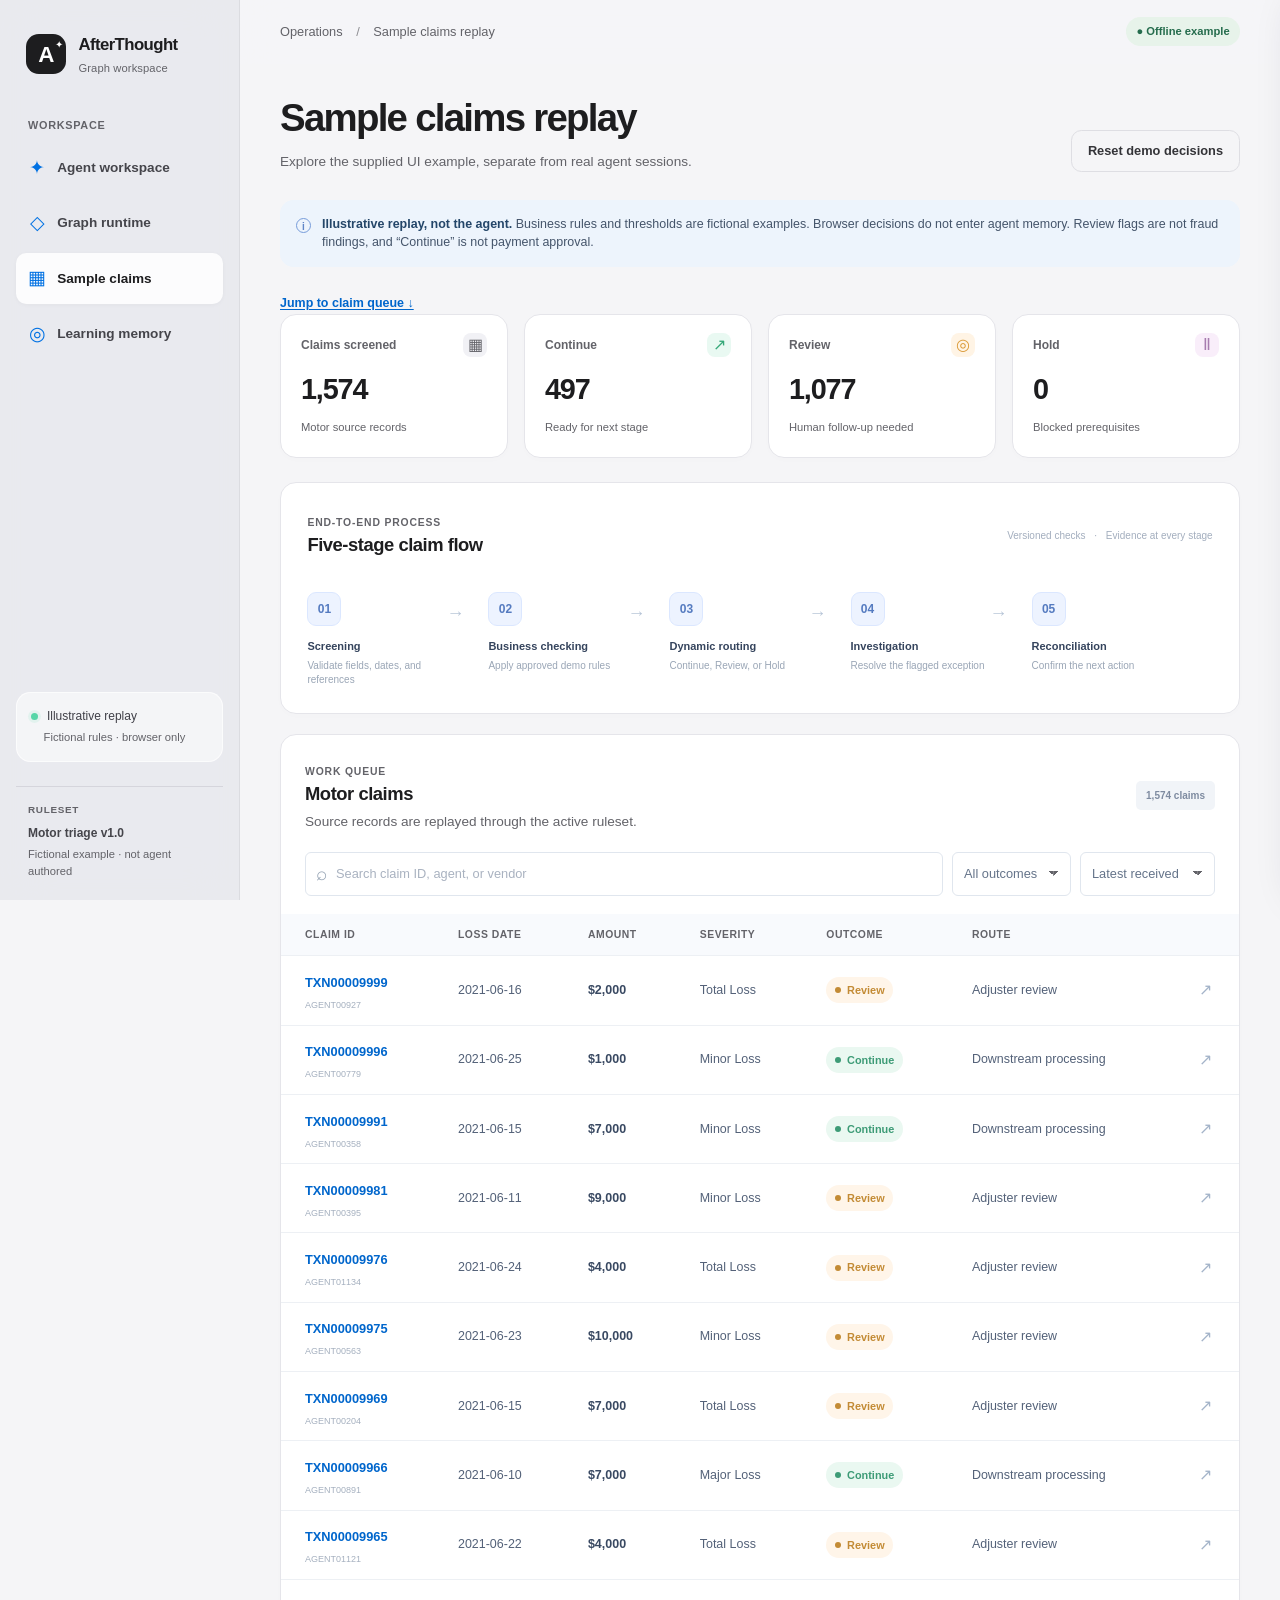
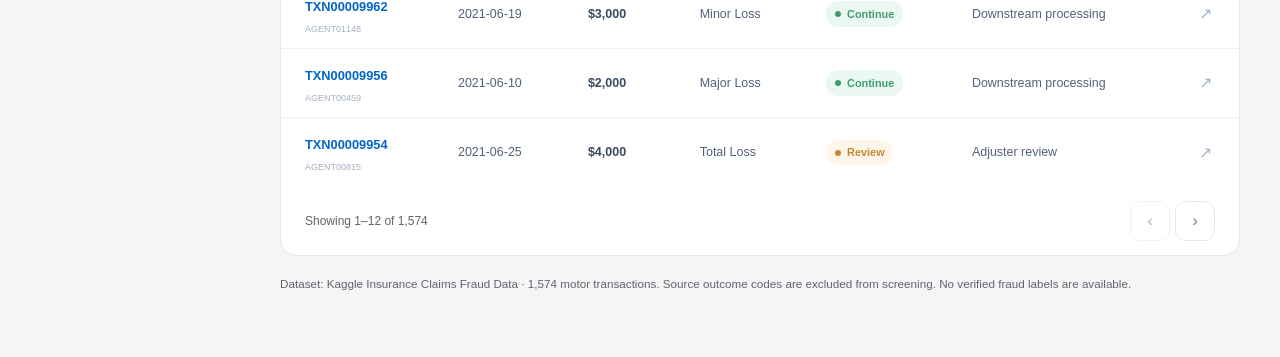
<file: frontend/claims.html>
<!doctype html>
<html lang="en">
<head>
  <meta charset="utf-8">
  <meta name="viewport" content="width=device-width, initial-scale=1">
  <title>AfterThought · Illustrative claims replay</title>
  <link rel="stylesheet" href="src/styles.css">
</head>
<body>
  <a class="skip-link" href="#mainContent">Skip to content</a>
  <div class="app-shell">
    <aside class="sidebar">
      <div class="brand"><div class="brand-mark">A<span>✦</span></div><div><strong>AfterThought</strong><small>Graph workspace</small></div></div>
      <div class="side-label">WORKSPACE</div>
      <nav aria-label="Workspace" data-workspace-nav data-page="claims"></nav>
      <div class="side-spacer"></div>
      <div class="side-note"><span class="pulse"></span> Illustrative replay<br><small>Fictional rules · browser only</small></div>
      <div class="side-footer">RULESET<br><strong>Motor triage v1.0</strong><small>Fictional example · not agent authored</small></div>
    </aside>
    <main class="main" id="mainContent" tabindex="-1">
      <header class="topbar"><div class="breadcrumb">Operations <span>/</span> Sample claims replay</div><div class="top-right"><span class="data-pill">● Offline example</span></div></header>
      <div class="content">
        <div class="page-title"><div><h1>Sample claims replay</h1><p>Explore the supplied UI example, separate from real agent sessions.</p></div><button id="resetButton" class="secondary-button">Reset demo decisions</button></div>
        <div class="notice"><span class="notice-icon">i</span><span><strong>Illustrative replay, not the agent.</strong> Business rules and thresholds are fictional examples. Browser decisions do not enter agent memory. Review flags are not fraud findings, and “Continue” is not payment approval.</span></div>
        <nav aria-label="On this page"><a class="text-button" href="#claim-table">Jump to claim queue ↓</a></nav>
        <section class="metrics" id="metrics" aria-label="Claim outcomes"></section>
        <section class="panel flow-panel"><div class="section-heading"><div><span class="eyebrow">END-TO-END PROCESS</span><h2>Five-stage claim flow</h2></div><div class="inline-meta">Versioned checks <span>·</span> Evidence at every stage</div></div><div class="flow" id="flow"></div></section>
        <section class="panel queue-panel" id="claim-table"><div class="section-heading queue-heading"><div><span class="eyebrow">WORK QUEUE</span><h2>Motor claims</h2><p>Source records are replayed through the active ruleset.</p></div><span class="record-count" id="recordCount"></span></div><div class="queue-controls"><div class="search-wrap"><span>⌕</span><input id="searchInput" type="search" placeholder="Search claim ID, agent, or vendor" aria-label="Search claims"></div><select id="outcomeFilter" aria-label="Filter by outcome"><option value="All">All outcomes</option><option value="Review">Review</option><option value="Continue">Continue</option><option value="Hold">Hold</option></select><select id="sortOrder" aria-label="Sort claims"><option value="recent">Latest received</option><option value="amount">Highest amount</option></select></div><div class="table-scroll"><table><thead><tr><th>CLAIM ID</th><th>LOSS DATE</th><th>AMOUNT</th><th>SEVERITY</th><th>OUTCOME</th><th>ROUTE</th><th></th></tr></thead><tbody id="claimRows"></tbody></table></div><div class="pagination"><span id="pageSummary"></span><div><button id="prevPage" aria-label="Previous page">‹</button><button id="nextPage" aria-label="Next page">›</button></div></div></section>
        <div class="source-note">Dataset: Kaggle Insurance Claims Fraud Data · 1,574 motor transactions. Source outcome codes are excluded from screening. No verified fraud labels are available.</div>
      </div>
    </main>
  </div>
  <div id="scrim" class="scrim" hidden></div>
  <aside id="drawer" class="drawer" role="dialog" aria-modal="true" aria-label="Claim details" aria-hidden="true" inert></aside>
  <script type="module" src="src/navigation.mjs"></script>
  <script type="module" src="src/app.mjs"></script>
</body>
</html>
</file>
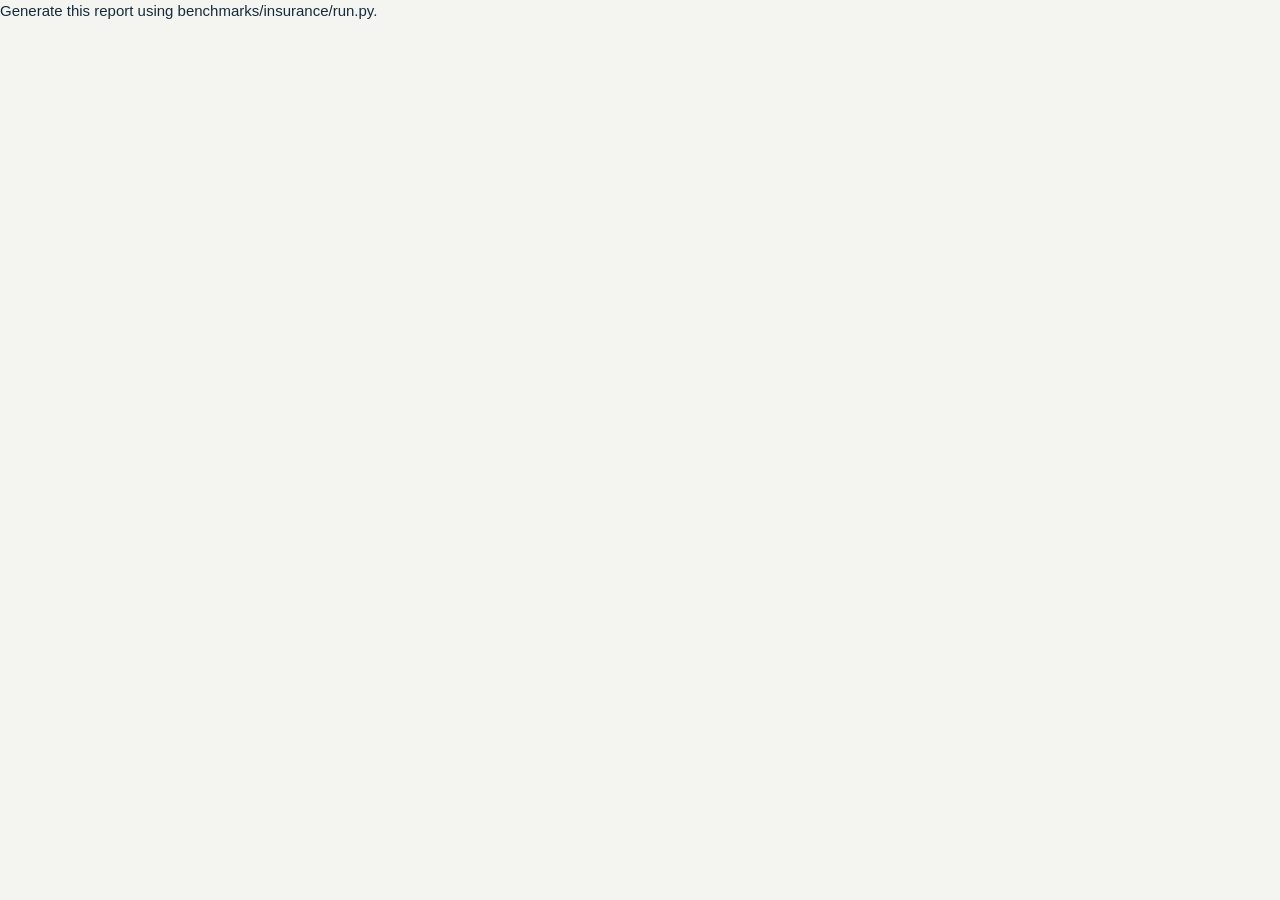
<file: benchmarks/insurance/report.html>
<!doctype html>
<html lang="en">
<head>
<meta charset="utf-8"><meta name="viewport" content="width=device-width, initial-scale=1">
<title>AfterThought — Claims desk evaluation</title>
<style>
:root{--ink:#162b3d;--muted:#536575;--paper:#f4f5f1;--line:#d8e0dd;--teal:#087b70;--tealbg:#e5f3ee;--orange:#af5227;--orangebg:#fff1e7;--blue:#4168a9;--white:#fff;--radius:18px}*{box-sizing:border-box}body{margin:0;background:var(--paper);color:var(--ink);font:15px/1.5 -apple-system,BlinkMacSystemFont,"Segoe UI",sans-serif}button,input,select{font:inherit}button{cursor:pointer;border:1px solid var(--line);border-radius:9px;background:white;color:var(--ink);padding:9px 15px;font-weight:650}button:hover{border-color:var(--teal)}button.primary{background:var(--teal);color:white;border-color:var(--teal)}button:focus-visible,input:focus-visible,select:focus-visible,a:focus-visible{outline:3px solid #cf9a24;outline-offset:3px}a{color:var(--teal)}.wrap{max-width:1240px;margin:auto;padding:28px 34px 50px}header{display:flex;justify-content:space-between;align-items:center;gap:20px;padding-bottom:28px;border-bottom:1px solid var(--line)}.brand{font-weight:800;letter-spacing:-.5px;font-size:20px}.brand span{color:var(--teal)}.overline{text-transform:uppercase;font-size:11px;letter-spacing:1.7px;font-weight:750;color:var(--muted)}.badge{display:inline-block;padding:5px 10px;border-radius:30px;font-size:11px;font-weight:750;background:var(--tealbg);color:var(--teal)}.badge.pending{background:var(--orangebg);color:var(--orange)}.hero{display:grid;grid-template-columns:1.6fr 1fr;gap:40px;padding:38px 0 28px;align-items:end}h1{font-size:clamp(32px,4.8vw,54px);line-height:1.08;letter-spacing:-2px;margin:13px 0 16px;max-width:680px}h2{font-size:23px;letter-spacing:-.5px;margin:0 0 8px}h3{font-size:20px;margin:8px 0 0}p{margin:7px 0;color:var(--muted)}.intro{max-width:630px;font-size:17px}.hero-note{border-left:3px solid var(--teal);padding:8px 0 8px 20px}.hero-note strong{display:block;font-size:30px;letter-spacing:-1px}.stats{display:grid;grid-template-columns:repeat(4,1fr);gap:1px;background:var(--line);border:1px solid var(--line);border-radius:14px;overflow:hidden;margin:8px 0 26px}.stat{background:white;padding:17px 22px}.stat strong{display:block;font-size:25px}.stat span{font-size:12px;color:var(--muted)}.notice{padding:14px 18px;border-radius:12px;background:var(--orangebg);border:1px solid #efd8c3;color:#733e24;font-size:13px;margin:16px 0}.notice a{font-weight:700}.sectionhead{display:flex;align-items:flex-end;justify-content:space-between;gap:20px;margin:30px 0 16px}.cards{display:grid;grid-template-columns:repeat(3,1fr);gap:16px}.card{background:white;border:1px solid var(--line);border-top:4px solid var(--blue);border-radius:var(--radius);padding:22px}.card.conventional_model{border-top-color:#6d7680}.card.zta{border-top-color:var(--teal)}.card-top{display:flex;align-items:center;justify-content:space-between;gap:10px}.card p{font-size:12px;min-height:36px}.hero-metric{display:flex;align-items:baseline;gap:8px;margin:20px 0 4px}.hero-metric strong{font-size:42px;letter-spacing:-1.8px}.hero-metric span{font-size:13px;color:var(--muted)}.bar{background:#e9eeeb;height:7px;border-radius:7px;overflow:hidden;margin:10px 0 20px}.bar span{display:block;background:var(--teal);height:100%}.metric-row{display:flex;justify-content:space-between;align-items:baseline;gap:10px;padding:8px 0;border-bottom:1px solid #edf0ee;font-size:13px}.metric-row strong{font-variant-numeric:tabular-nums;text-align:right}.metric-row:last-child{border:0}.costline{background:var(--tealbg);padding:12px;margin:16px -3px 0;border-radius:9px;font-size:12px;display:flex;justify-content:space-between;gap:6px}.pendingbox{padding:20px 0;min-height:250px;color:var(--muted)}.tiny{font-size:12px;color:var(--muted)}.panel{background:white;border:1px solid var(--line);border-radius:var(--radius);padding:24px;margin-top:22px}.controlbar{display:flex;align-items:center;gap:10px;flex-wrap:wrap;margin:18px 0}.controlbar label{display:flex;gap:8px;align-items:center;font-size:12px}.controlbar select{border:1px solid var(--line);border-radius:7px;padding:8px;background:white}.progress-track{height:8px;border-radius:8px;background:#e9eeeb;margin:16px 0}.progress-track div{height:100%;width:0;background:var(--teal);border-radius:8px}.replay-lanes{display:grid;grid-template-columns:repeat(3,1fr);gap:14px}.lane{border:1px solid var(--line);border-radius:12px;padding:15px}.lane h3{font-size:15px;margin:0 0 12px}.lane-grid{display:grid;grid-template-columns:repeat(2,1fr);gap:10px}.lane-grid strong{display:block;font-size:24px}.lane-grid span{font-size:11px;color:var(--muted)}.scroll{overflow:auto}table{width:100%;border-collapse:collapse;font-size:12px;margin-top:18px}th{text-align:left;color:var(--muted);font-size:10px;text-transform:uppercase;letter-spacing:.8px;padding:10px;white-space:nowrap}td{padding:12px 10px;border-top:1px solid var(--line)}.pill{padding:3px 7px;border-radius:5px;background:#eef2ef;white-space:nowrap;font-size:11px}.pill.review{background:var(--orangebg);color:var(--orange)}.pill.fraud{background:#fce4e3;color:#9d3630}.controls{display:grid;grid-template-columns:repeat(4,1fr);gap:14px;margin:18px 0}.controls label{font-size:12px;color:var(--muted)}.controls input{display:block;width:100%;border:1px solid var(--line);border-radius:8px;padding:10px;margin-top:6px;color:var(--ink);background:#fafbf9}.split{display:grid;grid-template-columns:repeat(3,1fr);gap:16px;margin:18px 0}.split>div{background:#f5f7f3;padding:17px;border-radius:10px}.split strong{display:block;font-size:21px}.split span{font-size:12px;color:var(--muted)}details{margin-top:22px}summary{cursor:pointer;font-weight:700}details p,details li{font-size:13px;color:var(--muted)}li{margin:6px 0}.hash{font:11px/1.5 ui-monospace,monospace;overflow-wrap:anywhere;color:var(--muted);margin-top:15px}footer{margin-top:26px;display:flex;justify-content:space-between;gap:20px;font-size:12px;color:var(--muted)}.good{color:var(--teal)}.bad{color:var(--orange)}[hidden]{display:none!important}@media(max-width:800px){.wrap{padding:20px}.hero{grid-template-columns:1fr;gap:20px}.stats{grid-template-columns:repeat(2,1fr)}.cards,.replay-lanes{grid-template-columns:1fr}.controls{grid-template-columns:repeat(2,1fr)}.split{grid-template-columns:1fr}.sectionhead{align-items:start;flex-direction:column}.card p{min-height:0}h1{letter-spacing:-1px}header{align-items:flex-start}}@media print{body{background:white}.wrap{padding:0}.controlbar,header button,.controls{display:none}.cards,.replay-lanes{grid-template-columns:repeat(3,1fr)}.card,.panel{break-inside:avoid}.hero{padding-top:20px}details{display:block}h1{font-size:34px}}
</style>
</head>
<body>
<div class="wrap">
<header><div class="brand">AfterThought<span> ✦</span> <span class="overline" style="margin-left:15px">Evidence report / 01</span></div><div><span id="status" class="badge pending">Preparing evidence</span> <button id="refresh" type="button">Refresh results</button> <button id="print" type="button">Print / PDF</button></div></header>
<section class="hero"><div><div class="overline">Historical insurance claims · Three approaches · One test</div><h1>What happens when <span id="claimTitle">500</span> claims hit the desk?</h1><p class="intro">Find the claims that deserve investigation. See what each approach catches, what it misses, and what repeated execution costs.</p></div><div class="hero-note"><div class="overline">The accuracy trap</div><strong id="baselineAccuracy">—</strong><p>accuracy by referring nobody.<br><b>That catches zero fraud cases.</b></p><span class="tiny">Calculated on this exact test sample.</span></div></section>
<div class="stats" id="stats"></div>
<div class="notice" id="runNotice" hidden></div>
<div class="sectionhead"><div><div class="overline">01 / Measured results</div><h2>Same target. Different outcomes.</h2><p>“Caught” means referred and marked as fraud in the source dataset. It does not establish a new fraud finding.</p></div><span class="badge">Frozen threshold: 15%</span></div>
<div class="cards" id="cards"></div>
<p class="tiny" style="margin-top:12px">Time is measured batch processing time, separate from animation. Model API cost is an estimate from recorded tokens; setup is included. A zero API bill does not imply zero total cost.</p>
<section class="panel"><div class="overline">02 / A day at the claims desk</div><h2>Replay the decisions</h2><p>Replays saved results. No model calls. Arrival order and timing are simulated. Outcomes appear with saved decisions; animation speed does not change measured performance.</p><div class="controlbar"><button id="play" class="primary" type="button">Play historical replay</button><button id="reset" type="button">Reset</button><button id="finish" type="button">Show all outcomes</button><label>Playback <select id="speed"><option value="10">10 claims / sec</option><option value="50" selected>50 claims / sec</option><option value="200">200 claims / sec</option></select></label><strong id="replayCount" class="tiny" aria-live="polite"></strong></div><div class="progress-track"><div id="progressBar"></div></div><div class="replay-lanes" id="lanes"></div><div class="scroll"><table><thead><tr><th>Claim</th><th>Claim context</th><th>Full LLM</th><th>Conventional ML</th><th>AfterThought</th><th>Recorded outcome</th></tr></thead><tbody id="claims"></tbody></table></div></section>
<section class="panel"><div class="overline">03 / Reuse and operating cost</div><h2>What changes at a higher volume?</h2><p>Linear scenario using this run’s average serving cost and throughput. Setup is paid once. These are projections, not another benchmark.</p><div class="controls"><label>Projected claims<input id="volume" type="number" min="1" max="10000000" step="1" value="10000"></label><label>Input USD / million tokens<input id="inputRate" type="number" min="0" step="0.01" value="2"></label><label>Output USD / million tokens<input id="outputRate" type="number" min="0" step="0.01" value="10"></label><label>Reserved compute USD / hour<input id="computeRate" type="number" min="0" step="0.01" placeholder="Not supplied"></label></div><p class="tiny" id="ratesNote"></p><div class="scroll"><table><thead><tr><th>Approach</th><th>Setup API cost</th><th>Serving API cost</th><th>Total API estimate</th><th>Processing time</th><th>API + compute estimate</th></tr></thead><tbody id="projection"></tbody></table></div><p class="tiny">Excludes engineering, investigator labor, storage and network. Cached tokens and provider pricing tiers may change the invoice. Investigation outcomes are not projected as financial savings.</p></section>
<section class="panel"><div class="overline">04 / Evidence you can inspect</div><h2>Historical records, frozen before scoring.</h2><div class="split" id="splits"></div><p id="sampleNote"></p><details><summary>Method, provenance, and limitations</summary><ul id="limitations"></ul><p><strong>Permitted intake fields:</strong> <span id="features"></span></p><p><strong>Excluded from model inputs:</strong> <span id="excluded"></span>. Year is used only for splitting, the target only for learning/scoring, and anonymous claim IDs only for joining results.</p><div class="hash" id="hash"></div></details><details id="previousPanel" hidden><summary>Earlier synthetic experiment — different task, separate evidence</summary><p>The earlier 50-case dispute-policy run is retained here for context. Its labels were generated from a fictional policy. Its results do not measure insurance fraud performance.</p><div class="scroll"><table><thead><tr><th>Approach</th><th>Policy accuracy</th><th>Batch seconds</th><th>API estimate incl. setup</th></tr></thead><tbody id="previous"></tbody></table></div></details></section>
<footer><span>AfterThought · Check the claim. Route exceptions. Close the loop.</span><span><span id="snapshot"></span>Portable HTML · Works offline · No credentials embedded</span></footer>
</div>
<script>
'use strict';
const DATA=/*__REPORT_DATA__*/null;
const $=id=>document.getElementById(id);
const esc=s=>String(s??'').replace(/[&<>"']/g,c=>({'&':'&amp;','<':'&lt;','>':'&gt;','"':'&quot;',"'":'&#39;'}[c]));
const num=x=>Number(x).toLocaleString('en-US',{maximumFractionDigits:0});
const pct=x=>(100*x).toFixed(1)+'%';
const usd=x=>x===null?'Unavailable':'$'+x.toFixed(4);
const seconds=x=>x===null?'Unavailable':(x/1000).toFixed(3)+' s';
const complete=m=>m.status==='completed';
function stage(m){if(complete(m))return 'Measured';if(m.status==='rejected')return 'Release rejected';if(m.status==='running')return 'Processing claims';if(m.status==='incomplete')return 'Run incomplete';if(m.key==='full_llm')return DATA.progress.status==='authoring'?'Queued after authoring':'Queued for model requests';if(m.key==='zta'){if(DATA.progress.status==='authoring')return 'Authoring / evaluating';if(DATA.progress.status==='awaiting_approval')return 'Human approval required';if(DATA.progress.status==='failed')return 'Evaluation failed'}return 'Not measured'}
function pendingText(m){if(m.status==='rejected')return 'The runtime rejected this candidate. Final-test serving did not run.';if(m.status==='running')return 'The model is processing the fixed sample. Saved decisions are counted above; final metrics appear once the batch finishes.';if(m.key==='full_llm')return 'The full LLM run starts after graph authoring finishes, to keep provider workloads separate. These are new insurance measurements.';if(DATA.progress.status==='failed')return 'The candidate failed before approved serving. Evaluation evidence is shown below; no final-test performance is invented.';return DATA.progress.status==='awaiting_approval'?'The candidate is ready for human review. Open the review link above, inspect the evidence, and approve this release.':'The agent is exploring training data, creating a reusable graph, and checking its development and audit evidence.'}

function rates(){const get=id=>{const s=$(id).value.trim();const x=Number(s);return s!==''&&Number.isFinite(x)&&x>=0?x:null};return {input:get('inputRate'),output:get('outputRate'),compute:get('computeRate')}}
function apiCost(m,phase,r){if(!m.run?.usage_complete||r.input===null||r.output===null)return null;return (m.run[phase+'_input_tokens']*r.input+m.run[phase+'_output_tokens']*r.output)/1e6}
function renderCards(){const r=rates();$('cards').innerHTML=DATA.methods.map(m=>{const top=`<div class="card-top"><span class="overline">${m.key==='full_llm'?'Per-claim reasoning':m.key==='zta'?'Author once · reuse':'Fixed learned model'}</span><span class="badge ${complete(m)?'':'pending'}">${complete(m)?'Measured':esc(stage(m))}</span></div><h3>${esc(m.name)}</h3><p>${esc(m.key==='zta'?'Agent authoring, evaluation, then approved reuse':m.description)}</p>`;if(m.status==='rejected'){const c=m.candidate,a=c.audit.metrics,price=c.usage_complete&&r.input!==null&&r.output!==null?(c.setup_input_tokens*r.input+c.setup_output_tokens*r.output)/1e6:null;return `<article class="card ${m.key}">${top}<div class="notice"><b>No approved final-test result</b><br>${esc((c.audit.failures||[]).join('; '))}</div><p><b>Private audit evidence · ${num(a.total)} different claims</b><br>These numbers are not the 500-claim test.</p><div class="metric-row"><span>Audit fraud caught</span><strong>${a.true_positive} / ${a.true_positive+a.false_negative}</strong></div><div class="metric-row"><span>Audit other claims referred</span><strong>${a.false_positive}</strong></div><div class="metric-row"><span>Audit precision / recall</span><strong>${pct(a.precision)} / ${pct(a.recall)}</strong></div><div class="metric-row"><span>Audit accuracy / required baseline</span><strong>${pct(a.accuracy)} / ${pct(a.majority_baseline)}</strong></div><div class="metric-row"><span>Authoring + evaluation time</span><strong>${seconds(c.setup_wall_ms)}</strong></div><div class="costline"><span>Model API estimate · authoring only</span><strong>${usd(price)}</strong></div><p>Serving speed, cost, and final-test accuracy are unavailable. Evaluation prevented activation.</p></article>`}if(!complete(m))return `<article class="card ${m.key}">${top}<div class="pendingbox"><strong>${m.processed?num(m.processed)+' / '+num(DATA.cases.length)+' decisions saved':'Awaiting a completed measurement'}</strong><p>${esc(pendingText(m))}</p><span class="tiny">Reload this file after the benchmark updates it.</span></div></article>`;const q=m.metrics;const rows=[['Fraud cases missed',q.false_negative],['Other claims referred',q.false_positive],['Investigation queue',q.true_positive+q.false_positive],['Referral precision',pct(q.precision)],['Decision accuracy',pct(q.accuracy)],['Decision coverage',pct(q.coverage)],['Setup time',seconds(m.run.setup_wall_ms)],['Serving batch time',seconds(m.run.serve_wall_ms)],['Serving model tokens',num(m.run.serve_input_tokens+m.run.serve_output_tokens)],...(m.key==='full_llm'?[['Parallel model requests',m.run.concurrency||1]]:[])];const a=apiCost(m,'setup',r),b=apiCost(m,'serve',r);return `<article class="card ${m.key}">${top}<div class="hero-metric"><strong>${q.true_positive}</strong><span>/ ${DATA.manifest.test_positive} fraud cases caught</span></div><div class="bar"><span style="width:${100*q.recall}%"></span></div>${rows.map(([k,v])=>`<div class="metric-row"><span>${k}</span><strong>${v}</strong></div>`).join('')}<div class="costline"><span>Model API estimate · setup + serving</span><strong>${usd(a===null||b===null?null:a+b)}</strong></div>${q.failures?`<p class="bad">${q.failures} missing or invalid answers count against accuracy.</p>`:''}</article>`}).join('')}
function renderProjection(){const r=rates(),n=Number($('volume').value);$('projection').innerHTML=DATA.methods.map(m=>{if(!complete(m)||!Number.isFinite(n)||n<1)return `<tr><td>${esc(m.name)}</td><td colspan="5">${complete(m)?'Enter a positive claim count.':m.status==='rejected'?'Not released; serving projections are unavailable.':'Pending completed measurement.'}</td></tr>`;const a=apiCost(m,'setup',r),b=apiCost(m,'serve',r),serve=b===null?null:b*n/DATA.cases.length,total=a===null||serve===null?null:a+serve,ms=m.run.serve_wall_ms*n/DATA.cases.length,all=total===null||r.compute===null?null:total+(ms+m.run.setup_wall_ms)/3600000*r.compute;return `<tr><td><b>${esc(m.name)}</b></td><td>${usd(a)}</td><td>${usd(serve)}</td><td>${usd(total)}</td><td>${seconds(ms)}</td><td>${usd(all)}</td></tr>`}).join('');renderCards()}
let cursor=0,timer=null;
function stop(){clearInterval(timer);timer=null;$('play').textContent='Play historical replay'}
function decision(p){return p===1?'<span class="pill review">Investigate</span>':p===0?'<span class="pill">Routine</span>':'<span class="tiny">Unavailable</span>'}
function renderReplay(){$('replayCount').textContent=num(cursor)+' / '+num(DATA.cases.length)+' claims replayed';$('progressBar').style.width=(100*cursor/DATA.cases.length)+'%';$('lanes').innerHTML=DATA.methods.map(m=>{let caught=0,missed=0,unnecessary=0,queue=0;for(let i=0;i<cursor;i++){const p=m.predictions[i],y=DATA.cases[i].label;if(p===1){queue++;if(y===1)caught++;else unnecessary++}else if(p===0&&y===1)missed++}return `<div class="lane"><h3>${esc(m.name)}</h3>${complete(m)?`<div class="lane-grid"><div><strong class="good">${caught}</strong><span>Fraud caught</span></div><div><strong class="bad">${missed}</strong><span>Fraud missed</span></div><div><strong>${unnecessary}</strong><span>Other claims referred</span></div><div><strong>${queue}</strong><span>Investigation queue</span></div></div>`:'<p class="tiny">'+esc(stage(m))+'</p>'}</div>`}).join('');$('claims').innerHTML=cursor?DATA.cases.slice(Math.max(0,cursor-8),cursor).map((c,j)=>{const i=Math.max(0,cursor-8)+j;return `<tr><td><b>${esc(c.id)}</b></td><td>${esc(c.vehicle)} · ${esc(c.policy)} · ${esc(c.area)}</td>${DATA.methods.map(m=>`<td>${complete(m)?decision(m.predictions[i]):m.status==='rejected'?'Not released':'Pending'}</td>`).join('')}<td><span class="pill ${c.label?'fraud':''}">${c.label?'Marked as fraud':'Not marked as fraud'}</span></td></tr>`}).join(''):'<tr><td colspan="6">Press play to reveal historical claim decisions and outcomes.</td></tr>'}
function init(){if(!DATA){document.body.textContent='Generate this report using benchmarks/insurance/run.py.';return}if(DATA.generated_at)$('snapshot').textContent='Updated '+new Date(DATA.generated_at).toLocaleString('en-GB',{timeZone:'Asia/Jakarta'})+' WIB · ';const d=DATA.manifest,n=DATA.cases.length,finished=DATA.methods.every(m=>complete(m)||m.status==='rejected'),rejected=DATA.methods.some(m=>m.status==='rejected');$('claimTitle').textContent=num(n);$('baselineAccuracy').textContent=pct(1-d.test_positive/n);$('status').textContent=DATA.progress.status==='failed'?'Run stopped · partial results':finished?(rejected?'Evaluation complete · release rejected':'Comparison complete'):'Measurements in progress';$('status').className='badge'+(finished?'':' pending');$('stats').innerHTML=[[num(d.source_count),'Historical source claims'],[num(n),'Held-out comparison claims'],[num(d.test_positive),'Source-labeled fraud in this sample'],[pct(d.test_positive/n),'Fraud rate in this sample']].map(([v,l])=>`<div class="stat"><strong>${v}</strong><span>${l}</span></div>`).join('');if(!finished||rejected){$('runNotice').hidden=false;const p=DATA.progress;$('runNotice').textContent='The report shows completed measurements only. '+(p.status==='rejected'?'AfterThought failed a runtime quality gate and was not activated. The report retains its audit evidence; final-test serving results are unavailable. ':p.status==='awaiting_approval'?'The insurance candidate is ready for human review. ':p.status==='authoring'?'The insurance graph is being authored and evaluated. ':p.status==='failed'?'The current run stopped: '+(p.error||'Inspect the saved evaluation evidence')+'. ':'The full LLM and AfterThought measurements have not finished. ');if(p.review_url&&/^http:\/\/127\.0\.0\.1:\d+\//.test(p.review_url)){const a=document.createElement('a');a.href=p.review_url;a.textContent='Open candidate review';a.target='_blank';a.rel='noopener';$('runNotice').append(a)}}const revision=DATA.methods.find(m=>m.key==='zta')?.candidate?.policy_revision;if(revision){$('runNotice').hidden=false;$('runNotice').textContent='Demo release approved after audit review. Accuracy is reported but no longer blocks this candidate. Development/audit requirements stayed at precision ≥10%, recall ≥15%, and false-positive rate ≤40%. The original rejection is retained; the graph and predictions were unchanged. This is a post-evaluation policy change, not a pre-registered acceptance result.';}$('splits').innerHTML=`<div><strong>1994</strong><span>${num(d.split_counts.train)} training claims</span></div><div><strong>1995</strong><span>${num(d.split_counts.development)} development + ${num(d.split_counts.audit)} private audit claims</span></div><div><strong>1996</strong><span>${num(n)} sampled test claims from ${num(d.year_counts['1996'].count)} records</span></div>`;$('sampleNote').textContent=d.sample_method+' The final sample contains '+d.test_positive+' fraud-labeled claims; results on this small minority class have sampling uncertainty.';$('features').textContent=d.features.join(', ');$('excluded').textContent=d.excluded.join(', ');$('hash').textContent='Source SHA-256: '+d.source_sha256+' | Test SHA-256: '+d.test_sha256;$('ratesNote').textContent='Editable pricing assumptions: '+DATA.rates.source+'. Leave compute blank when its price is unknown.';const limitations=['Source file: '+d.source_name+'; '+num(d.source_count)+' historical records with '+num(d.source_positive)+' dataset-marked fraud labels.',...(DATA.prior_llm_attempts?['The reported full-LLM measurement is a fresh batch after an interrupted earlier attempt. Earlier attempt charges are excluded from this batch estimate and may be partly unmetered; total experiment spending is higher.']:[]),d.label_provenance,'This is a historical benchmark from 1994–1996, not a current insurer deployment. No claim-level loss, payment ledger, or investigator effort is provided.','Year is treated as the source record’s time grouping. Exact claim and accident chronology and feature availability are not independently established.','The source label is hidden from serving inputs. Direct identifiers, demographic fields, and fields with uncertain investigation-stage availability are excluded.','All approaches share the same 1994 learning data and the same intake feature set. Full LLM receives aggregate training statistics, conventional ML fits the full training split, and AfterThought can inspect training and development data. These are workflow comparisons, not identical learning algorithms.','The conventional Random Forest is fixed, while AfterThought may choose and tune a model on development data. Any accuracy difference does not isolate the architecture as its cause.', revision?'The operator approved a demo policy revision after inspecting development/audit results: accuracy is diagnostic; precision ≥10%, recall ≥15%, FPR ≤40%, and the 15% referral threshold are unchanged. The same graph and fitted model were retained. The original rejection remains recorded. This policy choice is post-evaluation; it is not independent evidence of business utility.':'The referral threshold of 15% and graph gates (precision ≥10%, recall ≥15%, FPR ≤40%, plus the runtime requirement to beat majority-class accuracy) were applied before final serving. These illustrative gates are not an insurer-approved operating policy.','AfterThought setup includes authoring, fit, evaluation and any recorded policy re-evaluation; human approval wait is excluded. Conventional setup includes loading and training. Full LLM serving includes API requests; ZTA serving includes local upload, polling and download. One run is not a stable latency benchmark.','Zero serving model tokens for AfterThought follow from the execution path, not independent provider telemetry. Local memory avoids unmetered Hindsight calls.','No approach is assumed to win. High overall accuracy can coexist with poor fraud recall. Any missing decisions count against accuracy and coverage.'];$('limitations').innerHTML=limitations.map(x=>'<li>'+esc(x)+'</li>').join('');if(DATA.previous){$('previousPanel').hidden=false;$('previous').innerHTML=DATA.methods.map(m=>{const x=DATA.previous.approaches[m.key],c=x.cost_estimate;return `<tr><td>${esc(m.name)}</td><td>${pct(x.accuracy)}</td><td>${seconds(x.serve_wall_ms)}</td><td>${usd(c?.model_api_batch_usd??null)}</td></tr>`}).join('')}$('refresh').hidden=finished;$('refresh').onclick=()=>location.reload();$('print').onclick=()=>{stop();cursor=n;renderReplay();window.print()};$('play').onclick=()=>{if(timer){stop();return}if(cursor>=n)cursor=0;$('play').textContent='Pause replay';timer=setInterval(()=>{cursor=Math.min(n,cursor+Math.max(1,Number($('speed').value)/10));cursor=Math.floor(cursor);renderReplay();if(cursor>=n)stop()},100)};$('reset').onclick=()=>{stop();cursor=0;renderReplay()};$('finish').onclick=()=>{stop();cursor=n;renderReplay()};for(const id of ['volume','inputRate','outputRate','computeRate'])$(id).addEventListener('input',renderProjection);renderProjection();renderReplay()}
init();
</script>
</body>
</html>
</file>
<file: frontend/src/styles.css>
:root{font-family:-apple-system,BlinkMacSystemFont,"Segoe UI",sans-serif;color:#1d1d1f;background:#f5f5f7;font-synthesis:none}*{box-sizing:border-box}body{margin:0}button,input,select,textarea{font:inherit}button{cursor:pointer}button:disabled{cursor:default;opacity:.4}.app-shell{display:flex;min-height:100vh}.sidebar{width:238px;background:#102039;color:#d9e2f2;display:flex;flex-direction:column;padding:31px 18px 24px;position:sticky;top:0;height:100vh;flex-shrink:0}.brand{display:flex;align-items:center;gap:11px;padding:0 11px 49px}.brand-mark{width:37px;height:37px;border-radius:10px;background:#6591ff;color:#fff;font-family:inherit;font-size:23px;font-weight:800;display:grid;place-items:center;position:relative}.brand-mark span{font-size:10px;position:absolute;right:3px;top:3px}.brand strong{font-family:inherit;font-size:16px;letter-spacing:-.5px;color:#fff}.brand small{display:block;color:#8293ae;font-size:8px;letter-spacing:1.65px;font-weight:700;margin-top:3px}.side-label{font-size:10px;color:#7186a7;letter-spacing:1.6px;padding:0 15px 13px;font-weight:700}.nav-link{height:43px;padding:0 15px;display:flex;align-items:center;gap:14px;border-radius:8px;color:#a7b6cc;text-decoration:none;font-size:13px;font-weight:600}.nav-link span{font-size:19px;font-weight:400;width:18px;text-align:center}.nav-link.active{color:#fff;background:#244269}.side-spacer{flex:1}.side-note{font-size:12px;line-height:1.7;color:#d2e1f5;padding:15px 13px;background:#1b3151;border:1px solid #2b496d;border-radius:10px}.side-note small{font-size:11px;color:#8fa8c9;margin-left:13px}.pulse{display:inline-block;width:7px;height:7px;background:#55d6a7;border-radius:50%;margin-right:6px;box-shadow:0 0 0 3px #55d6a71c}.side-footer{border-top:1px solid #2b3b55;margin-top:24px;padding:20px 13px 0;color:#7085a5;font-size:10px;letter-spacing:1.3px;font-weight:700}.side-footer strong{display:block;color:#dbe7f6;letter-spacing:0;font-size:12px;margin:7px 0 4px}.side-footer small{display:block;font-size:10px;color:#8095b3;letter-spacing:0;font-weight:400}.main{min-width:0;flex:1}.topbar{height:71px;border-bottom:1px solid #e5e5ea;background:#fff;display:flex;justify-content:space-between;align-items:center;padding:0 38px}.breadcrumb{font-size:12px;color:#8b98ab}.breadcrumb span{color:#c3cbd6;margin:0 10px}.top-right{display:flex;align-items:center;gap:20px}.data-pill{font-size:11px;font-weight:700;color:#327d67;background:#eaf8f2;border-radius:30px;padding:8px 12px}.avatar{display:grid;place-items:center;background:#dbe7ff;color:#3365b6;width:31px;height:31px;border-radius:50%;font-size:11px;font-weight:800}.content{max-width:1480px;margin:auto;padding:35px 38px 55px}.page-title{display:flex;justify-content:space-between;align-items:flex-end;margin-bottom:23px}.eyebrow{font-size:10px;letter-spacing:1.75px;font-weight:800;color:#6690d1}.page-title h1{font-family:inherit;font-size:29px;letter-spacing:-1.1px;margin:6px 0 4px;color:#1d1d1f}.page-title p,.section-heading p{margin:0;color:#636369;font-size:13px}.secondary-button{background:#fff;border:1px solid #dce4ef;border-radius:7px;padding:10px 13px;color:#5e6c82;font-size:11px;font-weight:700}.notice{display:flex;gap:11px;align-items:center;background:#eef4ff;border:1px solid #dce9ff;border-radius:8px;padding:12px 14px;color:#627799;font-size:11px;line-height:1.5;margin-bottom:23px}.notice strong{color:#355a99}.notice-icon{display:grid;place-items:center;border:1.5px solid #779cda;color:#6086c7;width:15px;height:15px;border-radius:50%;font-size:10px;font-weight:800;flex-shrink:0}.metrics{display:grid;grid-template-columns:repeat(4,1fr);gap:14px;margin-bottom:20px}.metric-card{background:#fff;border:1px solid #e5e5ea;border-radius:10px;padding:18px 21px 17px;min-height:129px;box-shadow:0 3px 16px #17294505}.metric-top{display:flex;align-items:center;justify-content:space-between;color:#7c8aa0;font-size:11px;font-weight:700}.metric-icon{display:grid;place-items:center;width:24px;height:24px;border-radius:6px;background:#edf3fc;color:#6a8ec9;font-size:16px}.metric-card.continue .metric-icon{background:#e9f9f2;color:#35a878}.metric-card.review .metric-icon{background:#fff4e5;color:#db9b39}.metric-card.hold .metric-icon{background:#f9eefa;color:#a77caf}.metric-card strong{display:block;font-family:inherit;font-size:28px;letter-spacing:-1.2px;color:#1d1d1f;margin:12px 0 2px}.metric-card small{color:#6e6e73;font-size:10px}.panel{background:#fff;border:1px solid #e5e5ea;border-radius:10px;box-shadow:0 3px 16px #17294505}.flow-panel{padding:24px 24px 27px;margin-bottom:20px}.section-heading{display:flex;align-items:center;justify-content:space-between}.section-heading h2{font-family:inherit;font-size:16px;letter-spacing:-.3px;color:#1d1d1f;margin:5px 0 0}.inline-meta{font-size:10px;color:#a3aebe}.inline-meta span{padding:0 6px}.flow{display:grid;grid-template-columns:repeat(5,1fr);margin-top:29px}.flow-step{position:relative;padding-right:16px}.flow-circle{display:grid;place-items:center;width:34px;height:34px;background:#edf3ff;border:1px solid #dbe7ff;border-radius:9px;font-family:inherit;font-size:12px;font-weight:800;color:#557bc0;margin-bottom:12px}.flow-step strong{display:block;color:#35445d;font-size:11px;margin-bottom:5px}.flow-step small{display:block;color:#9aa6b6;font-size:10px;line-height:1.35;max-width:135px}.flow-arrow{position:absolute;top:8px;right:24px;color:#b8c6d8;font-size:18px}.queue-panel{overflow:hidden}.queue-heading{padding:23px 24px 19px}.queue-heading h2{margin-bottom:4px}.record-count{background:#f1f4f8;border-radius:5px;padding:7px 10px;font-size:10px;font-weight:700;color:#7e8ba0}.queue-controls{padding:0 24px 18px;display:flex;gap:9px}.search-wrap{height:36px;display:flex;align-items:center;gap:7px;border:1px solid #e0e6ee;border-radius:6px;flex:1;min-width:160px;padding:0 10px;color:#93a1b2}.search-wrap span{font-size:19px;line-height:1}.search-wrap input{border:0;outline:0;width:100%;font-size:11px;color:#33435b}.search-wrap input::placeholder{color:#a9b2c0}.queue-controls select{height:36px;background:#fff;border:1px solid #e0e6ee;border-radius:6px;padding:0 31px 0 11px;color:#65748a;font-size:11px;outline:none}.table-scroll{overflow-x:auto}table{width:100%;border-collapse:collapse;min-width:780px}thead{background:#f8fafd}th{text-align:left;color:#9aa6b5;font-size:9px;letter-spacing:1px;font-weight:800;padding:13px 22px}th:first-child,td:first-child{padding-left:24px}td{border-top:1px solid #edf0f4;padding:12px 22px;color:#536178;font-size:11px}tbody tr{cursor:pointer}tbody tr:hover{background:#f8fbff}.claim-id{display:block;color:#355a92;font-weight:800;font-size:11px}.claim-id+small{display:block;color:#a5b0bf;font-size:9px;margin-top:2px}.amount{font-weight:700;color:#394962}.badge{display:inline-flex;align-items:center;gap:6px;font-size:10px;font-weight:700;border-radius:20px;padding:5px 8px;background:#eef3f9;color:#677990;white-space:nowrap}.badge-dot{display:inline-block;width:6px;height:6px;border-radius:50%;background:currentColor}.badge.continue,.badge.passed,.badge.complete,.badge.ready-for-next-stage{background:#eaf8f1;color:#3d9b76}.badge.review,.badge.flagged,.badge.pending,.badge.awaiting-investigation,.badge.pending-evidence{background:#fff5e9;color:#c38b35}.badge.hold,.badge.blocked,.badge.escalated{background:#fff0f1;color:#ce6971}.badge.skipped{background:#f0f3f7;color:#8493a6}.row-arrow{font-size:16px;color:#a4b4c9;text-align:right;padding-right:27px}.empty{text-align:center;padding:45px;color:#9aa7b7}.pagination{display:flex;justify-content:space-between;align-items:center;padding:14px 24px;color:#9aa6b5;font-size:10px}.pagination button{border:1px solid #e1e7ef;background:#fff;color:#6f7f96;border-radius:5px;width:27px;height:27px;margin-left:5px;font-size:17px;line-height:1}.source-note{color:#6e6e73;font-size:10px;margin:19px 0 0;line-height:1.6}.scrim{position:fixed;inset:0;background:#0e1b32a6;z-index:5}.scrim[hidden]{display:none}.drawer{position:fixed;right:0;top:0;bottom:0;width:min(600px,100vw);background:#f7f9fc;box-shadow:-14px 0 40px #0c1b3526;z-index:6;transform:translateX(105%);transition:transform .25s ease;display:flex;flex-direction:column}.drawer.open{transform:translateX(0)}.drawer-head{display:flex;align-items:flex-start;justify-content:space-between;background:#fff;border-bottom:1px solid #e4e9f0;padding:27px 30px 20px}.drawer-head h2{font-family:inherit;font-size:23px;margin:6px 0 9px;color:#1d2d48}.drawer-head p{margin:0;display:flex;gap:10px;align-items:center}.muted{color:#9aa6b6;font-size:10px}.close-button{border:0;background:#f1f4f8;color:#7a8ba2;border-radius:6px;font-size:21px;width:29px;height:29px;line-height:1}.drawer-scroll{overflow-y:auto;padding:20px 30px 30px}.detail-card{background:#fff;border:1px solid #e4eaf1;border-radius:9px;padding:18px 18px 16px}.detail-card-title{display:flex;justify-content:space-between;color:#2a3c58;font-weight:800;font-size:12px;margin-bottom:13px}.detail-card-title span{font-size:9px;color:#9faebe;text-transform:uppercase;letter-spacing:1px}.facts{display:grid;grid-template-columns:repeat(2,1fr);gap:12px}.fact span{display:block;color:#a0aab9;font-size:9px;margin-bottom:4px}.fact strong{display:block;color:#3d4d65;font-size:11px;font-weight:700}.detail-heading{display:flex;justify-content:space-between;margin:24px 0 12px;color:#7387a4;font-weight:800;font-size:10px;letter-spacing:1.2px}.detail-heading span{font-weight:500;letter-spacing:0;color:#9daabc}.stage-list{background:#fff;border:1px solid #e4eaf1;border-radius:9px;padding:5px 19px}.detail-stage{display:flex;gap:13px;border-bottom:1px solid #edf0f4;padding:17px 0}.detail-stage:last-child{border:0}.stage-number{background:#eff4fb;color:#6988b6;border-radius:6px;width:26px;height:26px;flex-shrink:0;display:grid;place-items:center;font-size:10px;font-weight:800}.stage-content{flex:1;min-width:0}.stage-title{display:flex;justify-content:space-between;align-items:center;gap:8px}.stage-title>strong{color:#35445b;font-size:11px}.stage-content>p{font-size:10px;color:#9ba7b6;margin:6px 0 0;line-height:1.5}.findings{margin-top:10px;display:grid;gap:6px}.finding{background:#fff9f0;border-left:2px solid #e3ab57;padding:9px 10px}.finding strong{display:block;color:#805f2d;font-size:10px}.finding small{display:block;color:#a78c65;font-size:9px;margin-top:4px;line-height:1.4}.pass-note{font-size:10px;color:#53a580;margin-top:9px}.investigation-actions{margin-top:14px}.investigation-actions label{display:block;color:#687994;font-size:10px;font-weight:700;margin-bottom:5px}.investigation-actions textarea{width:100%;min-height:64px;resize:vertical;border:1px solid #dce4ee;border-radius:6px;padding:8px;color:#3e5069;font-size:11px;outline:0}.investigation-actions textarea.invalid{border-color:#d6787d}.action-buttons{display:flex;gap:5px;flex-wrap:wrap;margin-top:7px}.action-buttons button{border:1px solid #dce4ee;background:#fff;border-radius:5px;padding:7px 8px;font-size:9px;font-weight:700;color:#566e8a}.action-buttons button:hover{background:#eef4fc}.action-buttons .action-clear{color:#409872}.action-buttons .action-escalate{color:#bb6b72}.investigation-actions>small{display:block;color:#a4adbb;font-size:9px;line-height:1.5;margin-top:8px}.simulator{margin-top:16px;border:1px dashed #cdd9e8;background:#f2f6fc;border-radius:8px;padding:14px}.simulator strong{font-size:11px;color:#49617f}.simulator p{font-size:10px;color:#8899ad;line-height:1.5;margin:5px 0 10px}.text-button{border:0;background:transparent;padding:0;color:#527ebd;font-size:10px;font-weight:800}.drawer-footnote{font-size:9px;color:#a3afbe;line-height:1.5;margin:16px 0 5px}
@media(max-width:1100px){.sidebar{width:200px}.content{padding:30px 25px}.topbar{padding:0 25px}.flow-arrow{right:12px}.metrics{gap:9px}.metric-card{padding:15px}}
@media(max-width:780px){.sidebar{display:none}.topbar{height:58px;padding:0 18px}.content{padding:25px 15px}.page-title{align-items:flex-start;gap:12px}.page-title h1{font-size:25px}.page-title p{max-width:330px}.secondary-button{white-space:nowrap}.metrics{grid-template-columns:repeat(2,1fr)}.flow{grid-template-columns:repeat(2,1fr);row-gap:24px}.flow-arrow{display:none}.flow-step small{max-width:180px}.inline-meta{display:none}.queue-controls{flex-wrap:wrap}.search-wrap{flex-basis:100%}.queue-controls select{flex:1}.drawer-scroll{padding:18px}.drawer-head{padding:22px 18px}}
@media(max-width:440px){.page-title{display:block}.secondary-button{margin-top:15px}.metric-card strong{font-size:24px}.flow{grid-template-columns:1fr}.flow-step{padding-left:48px;min-height:36px}.flow-circle{position:absolute;left:0;top:0}.flow-step strong{padding-top:2px}.queue-controls select{width:100%}.facts{gap:10px}}

/* Live authoring workspace shares the claims dashboard's visual language. */
[hidden]{display:none!important}.agent-content{max-width:1600px}.agent-content .page-title p{line-height:1.6}.agent-content .panel{margin-bottom:20px}.agent-metrics .metric-card{min-height:114px}.agent-metrics .metric-card strong{font-size:25px;margin-top:9px}.new-session-panel,.learning-panel{padding:23px 24px}.new-session-panel .section-heading{margin-bottom:22px}.form-grid{display:grid;grid-template-columns:1fr 1.5fr;gap:20px}label,.prompt-label{display:block;color:#526783;font-size:11px;font-weight:700}label input,label textarea,.new-session-panel textarea,.recall-form input{display:block;width:100%;margin-top:7px;border:1px solid #dce4ee;background:#fbfcff;border-radius:7px;padding:11px 12px;outline:0;color:#2c405e;font-size:12px;line-height:1.5;font-weight:400}input:focus,textarea:focus,select:focus{border-color:#7199df!important;box-shadow:0 0 0 3px #6391df14}label small{display:block;color:#636369;font-size:10px;line-height:1.5;margin-top:6px;font-weight:400}.optional{font-size:10px;color:#9ca8b8;font-weight:400;margin-left:4px}.prompt-label{margin-top:17px}.new-session-panel textarea{resize:vertical;min-height:86px}.form-actions{display:flex;gap:16px;align-items:center;justify-content:flex-end;margin-top:16px}.form-hint{color:#636369;font-size:10px;line-height:1.5;margin-right:auto;max-width:430px}.turn-budget{font-size:10px;color:#8493a6;display:flex;gap:8px;align-items:center;white-space:nowrap}.turn-budget select{border:1px solid #dce4ee;background:white;color:#49617f;border-radius:6px;padding:8px 10px;font-size:11px}.primary-button{background:#0071e3;border:1px solid #0071e3;border-radius:7px;color:#fff;padding:11px 16px;font-size:11px;font-weight:700;display:inline-flex;align-items:center;justify-content:center;gap:18px;white-space:nowrap}.primary-button:hover{background:#0062c4}.primary-button:focus-visible,.secondary-button:focus-visible,.session-card:focus-visible,.file-link:focus-visible{outline:3px solid #91b2ed;outline-offset:3px}.form-status{color:#56718e;font-size:11px;line-height:1.6;margin-top:9px;min-height:1px}.form-status.error{color:#b55360}.error-banner{border:1px solid #f2ced2;background:#fff1f3;border-radius:8px;padding:12px 16px;margin-bottom:18px;color:#a95260;font-size:12px;line-height:1.5}.data-pill.offline{color:#a86c31;background:#fff2df}.pulse.offline{background:#e4ad55;box-shadow:0 0 0 3px #e4ad551c}.workspace-grid{display:grid;grid-template-columns:282px minmax(0,1fr);gap:20px;align-items:start}.sessions-panel{overflow:hidden}.sessions-panel>.section-heading,.session-detail-panel>.section-heading{padding:22px 22px 19px;border-bottom:1px solid #e5e5ea}.session-list{max-height:715px;overflow:auto;padding:10px}.empty-state{font-size:12px;color:#6e6e73;line-height:1.7;margin:0;padding:20px 12px}.session-card{display:block;text-align:left;width:100%;border:1px solid transparent;border-radius:8px;background:#fff;padding:13px 12px;margin-bottom:4px;color:#536a89}.session-card:hover{background:#f6f9fd}.session-card.selected{background:#eef4ff;border-color:#d6e5ff}.session-card>strong{display:block;overflow:hidden;text-overflow:ellipsis;white-space:nowrap;font-size:12px;color:#36557f;margin:0 0 6px}.session-card>small{display:block;overflow:hidden;text-overflow:ellipsis;white-space:nowrap;font-size:10px;color:#6e6e73;margin-top:6px}.session-card-footer{display:flex;align-items:center;justify-content:space-between;gap:8px}.session-card-footer time{font-size:9px;color:#6e6e73}.badge.completed{background:#eaf8f1;color:#398d6d}.badge.running,.badge.queued,.badge.initializing{background:#eaf2ff;color:#4c79bc}.badge.failed,.badge.terminated,.badge.canceled,.badge.timed-out{background:#fff0f1;color:#c26a76}.badge.budget-exhausted{background:#fff5e9;color:#b88437}.session-detail-panel{overflow:hidden;min-height:410px}.session-detail{padding:20px 22px}.welcome-state{text-align:center;max-width:470px;margin:30px auto 38px}.welcome-icon{display:grid;place-items:center;width:49px;height:49px;margin:auto;border-radius:14px;background:#edf3ff;color:#789de1;font-size:26px}.welcome-state h3{font-family:inherit;font-size:16px;color:#445c7c;margin-top:18px}.welcome-state p{font-size:12px;color:#6e6e73;line-height:1.8}.welcome-flow{display:flex;flex-wrap:wrap;gap:11px;align-items:center;justify-content:center;font-size:10px;color:#738eaf;margin:24px -12px 0}.welcome-flow span{padding:9px 11px;background:#f2f6fc;border-radius:6px}.welcome-flow b{color:#b3c1d5;font-weight:400}.session-meta{display:flex;align-items:center;gap:8px;flex-wrap:wrap;color:#93a2b5;font-size:10px;margin-bottom:15px}.session-meta code{padding:4px 6px;background:#f3f6fb;border-radius:4px;max-width:100%;overflow-wrap:anywhere}.session-meta a{margin-left:auto;color:#5b81ba;text-decoration:none;font-weight:600}.run-summary{display:grid;grid-template-columns:repeat(3,1fr);gap:7px;border:1px solid #e6ecf4;background:#f8fafd;padding:12px 14px;border-radius:7px;margin-bottom:17px}.run-summary span{display:block;color:#94a1b4;font-size:9px;margin-bottom:4px}.run-summary strong{font-size:12px;font-weight:700;color:#58708f}.detail-section{border-top:1px solid #e5e5ea;padding-top:17px;margin-top:17px}.detail-section h3,.learning-grid h3{font-size:11px;color:#5d7596;margin:0 0 10px;font-weight:800}.result-text{white-space:pre-wrap;overflow-wrap:anywhere;color:#526782;font-size:12px;line-height:1.8;margin:0;max-height:340px;overflow:auto}.trace-list{display:grid;gap:8px;max-height:430px;overflow:auto}.trace-event{border:1px solid #e4eaf3;border-radius:7px;overflow:hidden;background:#fcfdff}.trace-event summary{list-style:none;display:flex;gap:8px;align-items:center;padding:11px 12px;color:#54708f;font-size:11px;cursor:pointer}.trace-event summary::-webkit-details-marker{display:none}.trace-event summary::before{content:'›';color:#a2b4ce;font-size:15px}.trace-event[open] summary::before{transform:rotate(90deg)}.trace-event summary .tool-name{font-family:ui-monospace,SFMono-Regular,Consolas,monospace;font-weight:700;color:#38639a;font-size:11px}.trace-event summary .tool-detail{color:#8e9fb5;text-overflow:ellipsis;overflow:hidden;white-space:nowrap;flex:1}.tool-state{font-size:9px;color:#56a186;white-space:nowrap}.tool-state.error{color:#bc6a76}.trace-event pre,.file-preview pre{padding:12px 14px;background:#f3f6fb;color:#49617f;margin:0;border-top:1px solid #e5ebf4;font-family:ui-monospace,SFMono-Regular,Consolas,monospace;font-size:10px;line-height:1.7;overflow:auto;white-space:pre-wrap;overflow-wrap:anywhere;max-height:330px}.trace-event .trace-output{background:#f9fbfe}.trace-label{font-size:9px;font-weight:700;text-transform:uppercase;letter-spacing:.7px;color:#91a3bb;padding:8px 14px 5px;background:#f9fbfe}.tool-message{padding:10px 12px;font-size:11px;white-space:pre-wrap;color:#68809f;line-height:1.6}.files-list{display:flex;gap:7px;flex-wrap:wrap}.file-link{border:1px solid #dfe8f3;border-radius:6px;background:#f8fbff;color:#5680b5;padding:8px 10px;font-size:10px;overflow-wrap:anywhere;text-align:left}.file-link:hover,.file-link.selected{border-color:#a3bce3;background:#edf4ff}.file-link small{color:#9aa9bb;margin-left:7px;font-size:9px}.file-preview{margin-top:12px;border:1px solid #e0e8f2;border-radius:7px;overflow:hidden}.file-preview-head{display:flex;align-items:center;justify-content:space-between;padding:10px 12px;color:#597596;font-size:10px;gap:8px}.file-preview-head a{color:#5b81ba;text-decoration:none}.file-preview pre{max-height:430px}.graph-preview{display:flex;align-items:center;gap:10px;overflow:auto;padding:17px;background:#f7faff;border-top:1px solid #e0e8f2}.graph-node{border:1px solid #d6e4fa;border-radius:8px;background:#fff;flex-shrink:0;min-width:140px;max-width:230px;padding:12px;color:#42648d}.graph-node strong{font-size:11px;display:block}.graph-node small{display:block;font-size:9px;color:#8b9eb8;margin-top:6px;overflow-wrap:anywhere}.graph-arrow{font-size:19px;color:#aac0dc}.graph-caption{font-size:10px;color:#8a9bb3;padding:9px 12px;margin:0;background:#f7faff;line-height:1.5}.learning-panel .section-heading h2{margin-bottom:5px}.learning-grid{display:grid;grid-template-columns:1fr 1.2fr;gap:28px;margin-top:23px}.learning-grid label{margin:12px 0}.learning-grid textarea{resize:vertical}.learning-grid .primary-button{margin-top:2px}.memory-inspector{border-left:1px solid #e7edf5;padding-left:27px;min-width:0}.memory-tabs{display:flex;gap:20px;border-bottom:1px solid #e8edf5;margin-bottom:12px}.memory-tabs button{border:0;border-bottom:2px solid transparent;padding:0 0 10px;background:none;font-size:11px;font-weight:700;color:#95a5b9}.memory-tabs button.selected{color:#4f79b8;border-color:#6392da}.memory-results{max-height:380px;overflow:auto}.memory-entry{border-bottom:1px solid #edf1f7;padding:12px 0}.memory-entry:first-child{padding-top:3px}.memory-entry:last-child{border:0}.source-label{display:inline-block;padding:3px 7px;color:#6e83a2;background:#f0f4fb;border-radius:4px;font-size:9px;font-weight:700;margin-bottom:7px;overflow-wrap:anywhere}.source-label.human{background:#edf8f3;color:#4f9279}.source-label.derived{background:#fff6e7;color:#ac853f}.memory-entry p{margin:0;font-size:11px;color:#7c8fa8;line-height:1.7;white-space:pre-wrap;overflow-wrap:anywhere}.memory-entry details{font-size:10px;color:#859ab5;margin-top:7px}.memory-entry pre{white-space:pre-wrap;overflow-wrap:anywhere;font-size:9px;color:#97a6b9}.recall-form{display:flex;gap:8px;margin-bottom:15px;align-items:center}.recall-form input{margin:0;flex:1;min-width:0;font-size:11px;padding:9px 10px}.recall-form button{flex-shrink:0;padding:9px 10px}.sr-only{position:absolute;width:1px;height:1px;padding:0;margin:-1px;overflow:hidden;clip:rect(0,0,0,0);white-space:nowrap;border:0}.pending-note{color:#636369;font-size:11px;line-height:1.7;padding:10px 0}.detail-warning{padding:11px 13px;background:#fff7e9;border:1px solid #f5e4c8;border-radius:7px;color:#a17e48;font-size:11px;line-height:1.6;margin-bottom:14px}
@media(max-width:1200px){.workspace-grid{grid-template-columns:235px minmax(0,1fr)}.form-hint{max-width:310px}.session-detail{padding:18px}.sessions-panel>.section-heading,.session-detail-panel>.section-heading{padding:20px 18px}.learning-grid{gap:22px}.memory-inspector{padding-left:22px}}
@media(max-width:1000px){.workspace-grid{grid-template-columns:1fr}.session-list{display:flex;max-height:180px;gap:6px}.session-card{width:210px;flex-shrink:0}.form-grid{grid-template-columns:1fr 1.2fr}.learning-grid{grid-template-columns:1fr}.memory-inspector{border-left:0;border-top:1px solid #e7edf5;padding:20px 0 0}.form-hint{max-width:240px}}
@media(max-width:650px){.form-grid{grid-template-columns:1fr;gap:15px}.form-actions{flex-wrap:wrap;gap:12px}.form-hint{max-width:none;flex-basis:100%}.form-actions .primary-button{margin-left:auto}.new-session-panel,.learning-panel{padding:20px 17px}.new-session-panel .section-heading{gap:15px;align-items:flex-start}.new-session-panel .text-button{max-width:110px;text-align:right;line-height:1.5}.learning-panel>.section-heading{gap:15px}.learning-panel>.section-heading .secondary-button{font-size:10px;padding:9px}.learning-panel .section-heading p{font-size:11px;line-height:1.5}.session-meta a{margin-left:0}.run-summary{padding:11px}.run-summary strong{font-size:11px}.agent-metrics{gap:10px}.agent-metrics .metric-card{padding:15px}.agent-metrics .metric-card strong{font-size:23px}.agent-content .page-title{display:block}.agent-content .page-title .secondary-button{margin-top:14px}.welcome-flow{gap:7px}.welcome-flow span{padding:8px}.breadcrumb{font-size:11px}.data-pill{font-size:10px}.top-right{gap:10px}.session-detail-panel>.section-heading h2{font-size:15px}}

/* Agent-authored fit/serve graphs and explicit operator promotion. */
.mobile-nav-link{display:none;color:#6286bb;text-decoration:none;font-size:10px}.graph-content .metric-card small{display:block;white-space:nowrap;overflow:hidden;text-overflow:ellipsis}.graph-step-panel{padding:23px 24px}.graph-step-panel>.section-heading{margin-bottom:22px;gap:18px}.graph-step-panel .section-heading h2{margin-bottom:6px}.graph-step-panel .section-heading p{line-height:1.6}.step-number{font-family:inherit;font-size:23px;font-weight:800;letter-spacing:-1px;color:#dce6f5;align-self:flex-start}.scope-bar{padding:16px 20px;display:flex;align-items:flex-end;gap:14px}.scope-bar label{width:min(320px,50%);flex-shrink:0}.scope-bar input{margin-top:5px;padding:8px 10px;font-size:11px}.scope-bar button{margin-bottom:1px}.scope-bar>span{font-size:10px;color:#6e6e73;line-height:1.6;margin:auto 0 3px auto}.dataset-picker{display:grid;grid-template-columns:1fr 2fr;gap:24px;align-items:start}.dataset-picker select,.batch-form select{display:block;width:100%;background:#fbfcff;border:1px solid #dce4ee;border-radius:7px;margin-top:7px;padding:10px;color:#526d90;font-size:11px;min-width:0}.dataset-summary{border:1px solid #e0e8f3;background:#f8fbff;border-radius:8px;padding:14px 16px;color:#636369;font-size:11px;line-height:1.7;min-width:0}.dataset-summary-title{display:flex;justify-content:space-between;gap:12px;align-items:center;margin-bottom:4px}.dataset-summary-title>strong{color:#46658d;font-size:12px}.dataset-summary>code{font-size:10px;display:block;overflow-wrap:anywhere;color:#8ea3c1}.dataset-facts{display:flex;gap:9px 15px;flex-wrap:wrap;margin-top:9px;font-size:10px;color:#6f88a9}.dataset-summary>p{font-size:11px;margin:8px 0 12px;color:#8195b0}.split-grid{display:grid;grid-template-columns:repeat(3,1fr);gap:10px;background:#fff;border:1px solid #e2eaf4;border-radius:7px;padding:10px 13px}.split-grid>div>span{display:block;color:#6e6e73;font-size:9px;text-transform:uppercase;letter-spacing:.7px}.split-grid strong{display:block;color:#5e7ca2;font-size:16px;margin:3px 0}.split-grid small{font-size:8px;color:#9aabc1;display:block;line-height:1.5}.frozen-policy{display:flex;flex-wrap:wrap;gap:6px 12px;margin:11px 0 1px;color:#8197b6;font-size:9px}.frozen-policy>strong{color:#55759d}.profile-details{border-top:1px solid #e4edf8;margin-top:12px;padding-top:9px;font-size:10px;color:#8b9fbc}.profile-details summary,.upload-details>summary,.node-inspector summary,.batch-trace summary{cursor:pointer;line-height:1.6}.profile-fields{display:grid;grid-template-columns:repeat(2,1fr);gap:7px 12px;padding:10px 0 2px}.profile-fields>span{min-width:0}.profile-fields strong{display:block;color:#7590b2;font-size:10px;overflow-wrap:anywhere}.profile-fields small{display:block;color:#a0afc2;font-size:9px}.upload-details{border-top:1px solid #e6edf6;margin-top:23px;padding-top:16px}.upload-details>summary{font-size:11px;color:#6485b0;font-weight:700}.dataset-form{margin-top:19px}.dataset-form>.form-grid{grid-template-columns:1fr 1fr}.dataset-fields{display:grid;grid-template-columns:1fr .65fr 1.6fr;gap:17px;margin:17px 0}.dataset-form input[type=file],.batch-form input[type=file]{font-size:10px;padding:8px 9px;line-height:1.7}.checkbox-row{display:flex;align-items:center;flex-wrap:wrap;gap:14px 25px;margin:19px 0}.checkbox-row label,.approval-confirm{display:flex;gap:9px;align-items:flex-start;line-height:1.6;color:#515157;font-size:10px;font-weight:500}.checkbox-row input,.approval-confirm input{display:inline-block;width:14px;height:14px;flex-shrink:0;margin:1px 0 0;padding:0;accent-color:#4477ce;box-shadow:none!important}.policy-fields{border:1px solid #e0e8f3;border-radius:8px;display:grid;grid-template-columns:repeat(4,1fr);gap:16px;margin:17px 0 0;padding:15px 18px 17px;background:#fafcff}.policy-fields legend{padding:0 7px;color:#7f96b5;font-size:10px;font-weight:700}.policy-fields label{font-size:10px;color:#636369}.policy-fields input{background:#fff;padding:9px 10px}.bootstrap-jobs{margin-top:22px;border-top:1px solid #e8edf5;padding-top:13px;max-height:320px;overflow:auto}.bootstrap-job{border:1px solid #e4ebf5;background:#fbfcff;display:flex;justify-content:space-between;align-items:flex-start;gap:15px;padding:12px 14px;border-radius:7px;margin:7px 0}.bootstrap-job.selected{border-color:#ccdef9;background:#f5f9ff}.bootstrap-job>div{min-width:0}.bootstrap-job .job-name{font-size:11px;overflow-wrap:anywhere;text-align:left}.bootstrap-job>.badge{flex-shrink:0}.job-meta{font-size:9px;color:#90a4bf;display:flex;flex-wrap:wrap;gap:8px 15px;margin-top:7px;line-height:1.5}.job-meta a{color:#6f95c7;text-decoration:none}.job-meta .text-button{font-size:9px;font-weight:600}.job-error{font-size:10px;line-height:1.7;color:#b3737d;white-space:pre-wrap;overflow-wrap:anywhere;margin:7px 0 0}.graph-workspace-grid{display:grid;grid-template-columns:230px minmax(0,1fr);gap:20px;align-items:start}.releases-panel{overflow:hidden}.releases-panel>.section-heading{padding:22px 18px 19px;border-bottom:1px solid #e8edf5}.releases-panel .session-list{max-height:710px}.release-detail-panel>.section-heading{margin-bottom:15px}.release-meta{font-size:9px;display:flex;align-items:center;flex-wrap:wrap;gap:7px 13px;color:#6e6e73;margin-bottom:22px;line-height:1.7;overflow-wrap:anywhere}.release-meta>code{font-size:10px;color:#6788b3;background:#eff5ff;padding:4px 6px;border-radius:4px}.dag-phase{border:1px solid #dfe8f4;background:#f8fbff;border-radius:8px;overflow:hidden;margin-bottom:14px}.dag-heading{display:flex;justify-content:space-between;gap:12px;align-items:center;padding:12px 15px;border-bottom:1px solid #e3ecf8}.dag-heading h3{margin:0;color:#4f739e;font-size:11px}.dag-heading span{font-size:9px;color:#97acc7}.dag-scroll{overflow:auto}.dag-svg{display:block}.dag-node{cursor:pointer;outline:none}.dag-node rect{fill:#fff;stroke:#d2e1f5;stroke-width:1.2}.dag-node:hover rect{stroke:#94b5e5;fill:#f8fbff}.dag-node.selected rect,.dag-node:focus rect{fill:#eaf2ff;stroke:#729bd9;stroke-width:1.8}.dag-node-name{font-family:ui-monospace,SFMono-Regular,Consolas,monospace;font-size:11px;fill:#4f76a7;font-weight:600}.dag-node-note{font-size:9px;fill:#94a9c4}.node-inspector{border:1px solid #e2eaf5;border-radius:8px;padding:17px;margin-top:20px}.node-inspector-heading{display:flex;justify-content:space-between;align-items:center;gap:14px;margin-bottom:12px}.node-inspector-heading h3{color:#5b7ba6;font-size:12px;margin:6px 0 0}.node-inspector-heading .secondary-button{font-size:9px;padding:8px 10px}.node-inspector details{font-size:10px;color:#636369;margin-top:9px}.node-inspector summary{padding:7px 1px}.source-code{font-family:ui-monospace,SFMono-Regular,Consolas,monospace;font-size:10px;line-height:1.8;color:#58769d;background:#f5f8fd;border:1px solid #e3ebf5;border-radius:6px;padding:13px 15px;white-space:pre-wrap;overflow-wrap:anywhere;overflow:auto;max-height:380px;margin:5px 0 0}.evaluation-section{border-top:1px solid #e5ecf5;margin-top:23px;padding-top:19px}.detail-section-heading{margin:0 0 14px;color:#627da1;font-size:12px}.evaluation-grid{display:grid;grid-template-columns:1fr 1fr;gap:13px}.evaluation-report{border:1px solid #e2eaf4;border-radius:8px;padding:14px 13px;min-width:0;overflow:auto}.evaluation-title{display:flex;justify-content:space-between;gap:9px;align-items:center}.evaluation-title h3,.evaluation-report>h3{color:#56769f;font-size:11px;margin:0}.evaluation-title .badge{font-size:8px;padding:4px 6px}.evaluation-title .badge-dot{width:4px;height:4px}.evaluation-samples{font-size:9px;color:#6e6e73;margin:10px 0 12px}.synthetic-note{font-size:9px;color:#ac8c55;background:#fff8e9;padding:6px 8px;border-radius:4px;line-height:1.5}.evaluation-table{min-width:0;width:100%;table-layout:auto}.evaluation-table th{font-size:8px;padding:8px 5px;letter-spacing:0;white-space:nowrap}.evaluation-table td{font-size:9px;padding:9px 5px;color:#8098b8}.evaluation-table td:first-child{color:#6984a8;font-weight:600}.evaluation-table .badge{font-size:8px;padding:4px 5px;gap:3px}.evaluation-table .badge-dot{width:4px;height:4px}.evaluation-extras{display:flex;gap:9px;flex-wrap:wrap;padding-top:12px;font-size:9px;color:#96a8c0}.evaluation-extras strong{color:#6c88ac;font-weight:600}.confusion-counts{display:flex;justify-content:space-between;gap:8px;font-size:9px;color:#96abc4;padding:12px 2px 0}.confusion-counts strong{color:#7b96b8;margin-left:3px}.gate-failures{padding-left:15px;font-size:9px;line-height:1.7;color:#b37d84;margin:12px 0 0}.tune-panel{border-top:1px solid #e5ecf5;margin-top:22px;padding-top:19px}.tune-panel h3{color:#607ea5;font-size:12px;margin:0 0 7px}.tune-panel>div>p{font-size:10px;color:#96a7be;line-height:1.7;margin:0 0 16px}.tune-panel textarea{resize:vertical}.tune-target{font-size:10px;color:#7994b6;background:#f5f8fd;border:1px dashed #d9e5f4;border-radius:6px;padding:10px 12px;margin-bottom:14px;overflow-wrap:anywhere}.approval-target{border:1px solid #e2eaf4;border-radius:8px;background:#f8fbff;padding:15px 17px;margin-bottom:19px;display:flex;align-items:center;flex-wrap:wrap;gap:10px;font-size:11px;color:#9baec8}.approval-target>strong{font-family:ui-monospace,SFMono-Regular,Consolas,monospace;color:#6083b1;font-size:11px;overflow-wrap:anywhere}.approval-target small{width:100%;font-size:10px;color:#9aacc5;overflow-wrap:anywhere}.approval-confirm{margin:19px 0;max-width:800px}.approval-confirm input{margin-top:2px}.batch-form{display:grid;grid-template-columns:1.1fr 1fr auto;gap:19px;align-items:end}.batch-form input{min-height:39px}.batch-form .primary-button{min-height:40px}.batch-result-head{display:flex;gap:15px;align-items:center;flex-wrap:wrap;border-top:1px solid #e6edf6;margin-top:21px;padding-top:19px}.batch-result-head>div{margin-right:auto;min-width:0}.batch-result-head code{font-size:11px;color:#6587b4;overflow-wrap:anywhere}.batch-result-head small{display:block;color:#94a9c4;font-size:10px;margin-top:6px;overflow-wrap:anywhere}.batch-result-head>a{text-decoration:none;font-size:10px}.batch-counters{display:grid;grid-template-columns:repeat(4,1fr);gap:13px;padding:15px 19px;margin:18px 0;background:#f7faff;border:1px solid #e0eaf6;border-radius:8px;align-items:center}.batch-counters>div>span{font-size:9px;color:#91a6c1;display:block}.batch-counters strong{font-size:21px;display:block;font-family:inherit;color:#587da9;margin-top:6px}.batch-counters>div>.badge{display:inline-flex;font-size:9px;white-space:normal;line-height:1.5}.batch-trace{font-size:10px;color:#8ca3c0;margin:10px 0 16px}.prediction-caption{font-size:10px;color:#93a7c2;margin:18px 0 12px;line-height:1.6}.prediction-table{min-width:650px}.prediction-table tr{cursor:default}.prediction-table td{font-size:10px;vertical-align:top;line-height:1.7}.prediction-table th{font-size:9px}.prediction-table td:last-child{max-width:460px;white-space:normal;overflow-wrap:anywhere}.badge.eligible,.badge.verified{background:#edf6ff;color:#668cc3}.badge.active{background:#e8f8ef;color:#419873}.badge.rejected{background:#fff0f1;color:#bc737c}.badge.synthetic{background:#fff6e7;color:#b1925c}.badge.unknown{background:#f0f4f9;color:#8da1bc}.graph-step-panel .detail-warning{margin-top:12px}.scope-bar .secondary-button{white-space:nowrap}.graph-content .source-note a,.notice a{color:#6489bf;text-decoration:none}.graph-content input[type=number]{font-variant-numeric:tabular-nums}
@media(max-width:1300px){.evaluation-grid{grid-template-columns:1fr}.evaluation-table th{font-size:9px}.evaluation-table td{font-size:10px}.dataset-picker{grid-template-columns:1fr 1.5fr}.dataset-summary-title{flex-wrap:wrap}.policy-fields{gap:12px}.graph-step-panel{padding:22px 21px}.graph-workspace-grid{grid-template-columns:210px minmax(0,1fr)}}
@media(max-width:1050px){.graph-workspace-grid{grid-template-columns:1fr}.releases-panel .session-list{display:flex;max-height:190px}.releases-panel .session-card{width:240px}.dataset-picker{grid-template-columns:1fr}.policy-fields{grid-template-columns:repeat(2,1fr)}.evaluation-grid{grid-template-columns:1fr 1fr}.scope-bar>span{display:none}.scope-bar label{width:auto;flex:1}.dataset-fields{grid-template-columns:1fr 1fr}.dataset-fields>label:last-child{grid-column:1/-1}.batch-form{grid-template-columns:1fr 1fr}.batch-form>.primary-button{grid-column:2;justify-self:end}.batch-counters{grid-template-columns:repeat(3,1fr)}.batch-counters>div:last-child{grid-column:1/-1}.dag-heading span{font-size:8px}}
@media(max-width:700px){.graph-step-panel{padding:20px 17px}.graph-step-panel .section-heading p{font-size:11px}.dataset-form>.form-grid{grid-template-columns:1fr;gap:15px}.dataset-fields{gap:15px}.evaluation-grid{grid-template-columns:1fr}.approval-target{padding:14px}.graph-content .form-actions .primary-button{max-width:100%;white-space:normal;line-height:1.5}.batch-form{grid-template-columns:1fr;gap:15px}.batch-form>.primary-button{grid-column:auto;justify-self:stretch}.node-inspector{padding:14px}.node-inspector-heading{align-items:flex-start;flex-direction:column}.node-inspector-heading .secondary-button{margin-top:3px}.dag-heading{flex-direction:column;align-items:flex-start;gap:5px}.policy-fields{padding:13px}.policy-fields label{font-size:9px}.policy-fields input{font-size:11px}.batch-counters{padding:13px;gap:10px}.batch-counters strong{font-size:19px}.batch-counters>div>span{font-size:8px}.batch-result-head .badge{font-size:9px}.bootstrap-job{flex-wrap:wrap;gap:10px}.split-grid{padding:10px;gap:9px}.split-grid small{font-size:8px}.scope-bar{padding:14px 16px;gap:10px}.scope-bar input{font-size:11px}.scope-bar button{font-size:10px;padding:10px}.approval-confirm{font-size:10px}.dataset-facts{gap:6px 10px}.profile-fields{grid-template-columns:1fr 1fr}.graph-content .metric-card strong{font-size:23px}.graph-content .metric-card small{font-size:9px}.mobile-nav-link{display:inline}.graph-content .page-title p{font-size:12px}.step-number{font-size:21px}}
.audit-reuse-note{font-size:10px;color:#91a4bf;line-height:1.7;margin:13px 1px 0}.badge.execution-failed{background:#fff0f1;color:#bc737c}.badge.evaluating{background:#eaf2ff;color:#4c79bc}

/* Shared workspace surfaces and interaction states. */
:root {
  --ink: #1d1d1f;
  --secondary-ink: #636369;
  --accent: #0071e3;
  --separator: #dedee3;
  --surface: #fff;
  --canvas: #f5f5f7;
  font-size: 100%;
  line-height: 1.5;
  font-optical-sizing: auto;
  -webkit-text-size-adjust: 100%;
  color-scheme: light;
}
html { scroll-behavior: smooth; scroll-padding-top: 6rem; }
a { color: var(--accent); text-underline-offset: .2em; }
button, a, summary, input, select, textarea { -webkit-tap-highlight-color: transparent; }
button, a, summary { touch-action: manipulation; }
button, .nav-link, .section-nav a {
  transition: background-color 140ms ease-out, color 140ms ease-out, transform 140ms ease-out;
}
button:active:not(:disabled) { transform: scale(.98); transition-duration: 0ms; }
button:disabled, input:disabled, select:disabled, textarea:disabled { opacity: .55; cursor: not-allowed; }
:where(button, a, summary, input, select, textarea, [tabindex]):focus-visible {
  outline: 3px solid var(--accent);
  outline-offset: 3px;
}
.skip-link {
  position: fixed;
  top: .75rem;
  left: .75rem;
  z-index: 30;
  padding: .75rem 1rem;
  border-radius: .75rem;
  background: var(--ink);
  color: white;
  transform: translateY(-200%);
}
.skip-link:focus { transform: translateY(0); }
.sidebar {
  width: 15rem;
  height: 100dvh;
  padding: 2rem 1rem 1.25rem;
  background: rgba(232, 233, 237, .88);
  border-right: 1px solid rgba(0, 0, 0, .06);
  color: var(--ink);
  backdrop-filter: blur(24px) saturate(130%);
  -webkit-backdrop-filter: blur(24px) saturate(130%);
  overflow-y: auto;
}
.brand { gap: .75rem; padding: 0 .65rem 2.5rem; }
.brand-mark { width: 2.5rem; height: 2.5rem; border-radius: .8rem; background: var(--ink); font-size: 1.4rem; }
.brand strong { font-size: 1.05rem; font-weight: 650; color: var(--ink); letter-spacing: -.035em; }
.brand small { font-size: .7rem; letter-spacing: .01em; color: var(--secondary-ink); font-weight: 450; }
.side-label { font-size: .68rem; letter-spacing: .065em; color: var(--secondary-ink); padding: 0 .75rem .6rem; }
.nav-link { min-height: 2.8rem; height: auto; padding: .7rem .75rem; margin-bottom: .25rem; border-radius: .65rem; font-size: .85rem; font-weight: 550; color: #45454b; gap: .7rem; }
.nav-link span { color: var(--accent); font-size: 1.2rem; }
.nav-link.active { color: var(--ink); background: rgba(255, 255, 255, .85); box-shadow: 0 1px 4px #0000000a; }
.nav-link:active { background: #d9dce2; }
.side-note { background: #ffffff80; border: 1px solid #ffffffb3; border-radius: .9rem; color: #404048; font-size: .75rem; padding: .85rem; }
.side-note small, .side-footer small { color: var(--secondary-ink); font-size: .7rem; }
.side-footer { border-color: #d5d5dc; font-size: .62rem; letter-spacing: .07em; color: var(--secondary-ink); padding: 1rem .75rem 0; }
.side-footer strong { color: #45454b; font-size: .75rem; font-weight: 550; }
.topbar {
  position: sticky;
  top: 0;
  z-index: 4;
  height: 4rem;
  padding: 0 2.5rem;
  background: rgba(245, 245, 247, .88);
  border-bottom: 1px solid transparent;
  backdrop-filter: blur(20px) saturate(160%);
  -webkit-backdrop-filter: blur(20px) saturate(160%);
}
.breadcrumb { font-size: .8rem; color: var(--secondary-ink); }
.breadcrumb span { color: #8e8e93; }
.data-pill { padding: .4rem .65rem; font-size: .7rem; font-weight: 550; color: #256c4d; background: #e7f3ea; }
.content, .agent-content { max-width: 90rem; padding: 2rem 2.5rem 4rem; }
.page-title { margin-bottom: 1.75rem; gap: 1rem; }
.page-title h1 { font-size: clamp(1.9rem, 3vw, 2.5rem); line-height: 1.15; letter-spacing: -.045em; font-weight: 650; margin: 0 0 .65rem; }
.page-title p, .section-heading p { color: var(--secondary-ink); font-size: .85rem; line-height: 1.6; }
.section-heading { gap: 1rem; }
.section-heading h2 { font-size: 1.15rem; line-height: 1.25; font-weight: 650; letter-spacing: -.025em; margin: 0 0 .4rem; }
.eyebrow { font-size: .65rem; color: var(--secondary-ink); letter-spacing: .08em; font-weight: 600; }
.section-nav { display: flex; flex-wrap: wrap; gap: .25rem; padding: .3rem; margin-bottom: 1.5rem; border: 1px solid #e1e1e6; background: #eaeaec; border-radius: .8rem; width: fit-content; max-width: 100%; }
.section-nav a { padding: .5rem 1rem; font-size: .78rem; font-weight: 550; border-radius: .55rem; color: #45454b; text-decoration: none; }
.section-nav a:focus-visible { background: white; }
.panel, .metric-card { border: 1px solid #e5e5ea; border-radius: 1rem; background: var(--surface); box-shadow: 0 2px 8px #00000003; }
.graph-step-panel, .new-session-panel, .learning-panel, .flow-panel { padding: 1.65rem; }
.agent-content .panel { margin-bottom: 1.5rem; }
.notice { background: #edf4fc; border: 0; border-radius: .85rem; padding: .9rem 1rem; font-size: .78rem; color: #44546a; align-items: flex-start; }
.notice strong { color: #244669; }
.notice-icon { margin-top: .2rem; }
.metrics { gap: 1rem; margin-bottom: 1.5rem; }
.metric-card, .agent-metrics .metric-card { padding: 1.15rem 1.25rem; min-height: 7.5rem; }
.metric-top { color: var(--secondary-ink); font-size: .75rem; font-weight: 550; }
.metric-icon { background: #f1f1f5; color: #636369; border-radius: .5rem; }
.metric-card strong, .agent-metrics .metric-card strong { font-size: 1.8rem; font-weight: 600; letter-spacing: -.04em; margin: .7rem 0 .2rem; font-variant-numeric: tabular-nums; }
.metric-card small { font-size: .7rem; color: var(--secondary-ink); }
.primary-button, .secondary-button {
  min-height: 2.65rem;
  padding: .65rem 1rem;
  border-radius: .65rem;
  font-size: .8rem;
  font-weight: 600;
  line-height: 1.3;
  white-space: normal;
}
.primary-button { background: var(--accent); border-color: transparent; gap: .6rem; }
.secondary-button { background: #f5f5f7; border-color: #dedee3; color: #343438; }
.text-button { color: #0066cc; font-size: .78rem; line-height: 1.5; min-height: 2.5rem; }
label, .prompt-label, .policy-fields label { font-size: .78rem; font-weight: 550; color: #45454b; }
label input, label textarea, .new-session-panel textarea, .recall-form input,
.dataset-picker select, .batch-form select, .scope-bar input, .turn-budget select {
  background: #fafafa;
  border: 1px solid #ceced5;
  border-radius: .6rem;
  min-height: 2.7rem;
  padding: .65rem .8rem;
  color: var(--ink);
  font-size: .85rem;
  line-height: 1.5;
}
label small, .optional, .form-hint, .form-status, .source-note, .scope-bar > span { font-size: .73rem; line-height: 1.6; color: var(--secondary-ink); }
select, .dataset-picker select, .batch-form select, .turn-budget select, .queue-controls select {
  appearance: none;
  padding-right: 2rem!important;
  background-image: linear-gradient(45deg, transparent 50%, #636369 50%), linear-gradient(135deg, #636369 50%, transparent 50%)!important;
  background-position: calc(100% - 1rem) 50%, calc(100% - .7rem) 50%;
  background-size: .3rem .3rem;
  background-repeat: no-repeat;
}
.form-hint { max-width: 34rem; }
input::placeholder, textarea::placeholder { color: #737379; opacity: 1; }
input:focus, textarea:focus, select:focus { border-color: var(--accent)!important; box-shadow: 0 0 0 3px #0071e31a; }
input[type="checkbox"] { accent-color: var(--accent); }
.checkbox-row label, .approval-confirm { font-size: .78rem; color: #515157; }
.checkbox-row input, .approval-confirm input { width: 1rem; height: 1rem; min-height: 0; margin-top: .2rem; }
.dataset-form input[type="file"], .batch-form input[type="file"] { font-size: .78rem; padding: .5rem; }
input::file-selector-button { border: 0; background: #e7e7ed; color: #343438; padding: .45rem .65rem; border-radius: .4rem; margin-right: .65rem; font: inherit; cursor: pointer; }
.policy-fields { background: #f8f8fa; border-color: var(--separator); border-radius: .75rem; }
.policy-fields legend { font-size: .75rem; color: #515157; }
.upload-details > summary { font-size: .85rem; color: #0066cc; padding: .4rem 0; }
.scope-bar { border: 0; background: #eaeaec; padding: 1rem 1.25rem; border-radius: .85rem; }
.dataset-summary { font-size: .8rem; background: #f8f8fa; border-color: #e5e5ea; border-radius: .75rem; color: #515157; }
.dataset-summary-title > strong { color: var(--ink); font-size: .85rem; }
.dataset-summary > p, .dataset-facts { font-size: .75rem; color: var(--secondary-ink); }
.badge { font-size: .68rem; font-weight: 550; padding: .3rem .55rem; }
.badge.passed, .badge.completed, .badge.eligible, .badge.active { color: #246b4b; background: #e8f4ec; }
.badge.failed, .badge.rejected { color: #a32535; background: #ffedf0; }
.badge.running, .badge.queued { color: #205eb0; background: #eaf2ff; }
.empty-state, .welcome-state p { color: var(--secondary-ink); font-size: .85rem; line-height: 1.7; }
.welcome-state h3 { color: var(--ink); font-size: 1.1rem; font-weight: 600; letter-spacing: -.02em; }
.welcome-icon { background: #f1f1f5; color: #636369; }
.session-card { border-radius: .7rem; padding: .9rem; }
.session-card.selected { background: #eef5fe; border-color: #b9d4f5; }
.session-card > strong { font-size: .8rem; color: #343438; }
.session-card > small, .session-card-footer time, .job-meta { font-size: .7rem; color: var(--secondary-ink); }
.result-text, .memory-entry p { font-size: .8rem; color: #45454b; }
.memory-tabs { gap: .25rem; background: #ededf0; border: 0; border-radius: .65rem; padding: .25rem; }
.memory-tabs button { flex: 1; border: 0; border-radius: .45rem; padding: .6rem; font-size: .75rem; color: #515157; }
.memory-tabs button.selected { color: var(--ink); background: white; box-shadow: 0 1px 4px #00000012; }
.memory-entry details, .source-label { font-size: .72rem; }
.source-code, .trace-event pre, .file-preview pre { font-size: .75rem; background: #f7f7f9; color: #373741; border-color: #e5e5ea; }
.trace-event summary, .trace-event summary .tool-name, .detail-section h3, .learning-grid h3 { font-size: .8rem; }
.release-meta, .job-error, .evaluation-samples, .evaluation-extras, .audit-reuse-note { font-size: .72rem; color: var(--secondary-ink); }
.evaluation-title h3, .evaluation-report > h3, .detail-section-heading, .node-inspector-heading h3, .dag-heading h3 { font-size: .85rem; color: #343438; }
.dag-phase { background: #f8f8fa; border-color: #e5e5ea; border-radius: .8rem; }
.dag-heading { border-color: #e5e5ea; }
.dag-heading span { color: var(--secondary-ink); font-size: .7rem; }
.dag-node-note { fill: #636369; }
.dag-node-name { fill: #24558d; }
.evaluation-table td, .evaluation-table th { font-size: .72rem; }
.review-switch { display: inline-flex; align-items: center; gap: .65rem; flex-shrink: 0; min-height: 2.75rem; font-size: .8rem; cursor: pointer; }
.review-switch input {
  appearance: none;
  position: relative;
  margin: 0;
  padding: 0;
  width: 2.65rem;
  height: 1.6rem;
  min-height: 0;
  border: 1px solid #babac2;
  border-radius: 2rem;
  background: #d6d6dc;
  cursor: pointer;
  transition: background-color 150ms ease-out;
}
.review-switch input::before { content: ""; position: absolute; top: .125rem; left: .125rem; width: 1.225rem; height: 1.225rem; border-radius: 50%; background: white; box-shadow: 0 1px 3px #00000029; transition: transform 180ms ease-out; }
.review-switch input:checked { background: var(--accent); border-color: var(--accent); }
.review-switch input:checked::before { transform: translateX(1.05rem); }
.review-switch input:disabled { cursor: not-allowed; }
#autoReviewLatest:empty { display: none; }
#autoReviewLatest h3 { font-size: 1rem; letter-spacing: -.02em; }
#autoReviewLatest p { font-size: .8rem; color: #515157; overflow-wrap: anywhere; }
.claim-link { border: 0; background: transparent; color: #0066cc; font-weight: 600; font-size: .8rem; padding: .3rem 0; text-align: left; }
th { font-size: .65rem; color: #636369; letter-spacing: .05em; }
td { font-size: .78rem; }
.queue-controls select, .search-wrap input { font-size: .8rem; }
.queue-controls select, .search-wrap { min-height: 2.75rem; }
.pagination { font-size: .75rem; color: var(--secondary-ink); }
.pagination button, .close-button { width: 2.5rem; height: 2.5rem; border-radius: .65rem; }
.drawer { background: #f5f5f7; border-radius: 1.25rem 0 0 1.25rem; transition: transform 280ms cubic-bezier(.2,.8,.2,1); }
.drawer-head { background: rgba(255,255,255,.9); border-color: #e5e5ea; }
.drawer-head h2 { font-size: 1.5rem; letter-spacing: -.03em; }
.drawer-scroll { overscroll-behavior: contain; }
.scrim { background: #15151d66; }
body:has(.drawer.open) { overflow: hidden; }
.fact span, .stage-content > p, .drawer-footnote { color: var(--secondary-ink); font-size: .75rem; }
.fact strong, .stage-title > strong, .detail-card-title { font-size: .8rem; color: #343438; }
.finding strong, .finding small, .investigation-actions label, .investigation-actions textarea, .action-buttons button { font-size: .75rem; }
.action-buttons button { min-height: 2.5rem; }
@media (hover: hover) and (pointer: fine) {
  .nav-link:hover { background: #dcdde3; color: var(--ink); }
  .nav-link.active:hover { background: white; }
  .section-nav a:hover { background: #fff; color: var(--ink); }
  .secondary-button:hover { background: #eaeaec; color: var(--ink); border-color: #c5c5cd; }
  .primary-button:hover { background: #0062c4; }
}
@media (max-width: 1100px) {
  .sidebar { width: 13rem; }
  .content, .agent-content { padding: 1.75rem; }
  .topbar { padding: 0 1.75rem; }
  .graph-workspace-grid { grid-template-columns: 1fr; }
  .releases-panel .session-list { display: flex; max-height: 12rem; }
  .releases-panel .session-card { min-width: 13rem; width: 13rem; }
  .evaluation-grid { grid-template-columns: 1fr; }
}
@media (max-width: 780px) {
  html { scroll-padding-top: 1rem; }
  .app-shell { display: block; }
  .sidebar { position: static; display: block; width: 100%; height: auto; padding: 1rem .75rem .6rem; border: 0; border-bottom: 1px solid #dcdce2; }
  .brand { padding: 0 .5rem .85rem; }
  .brand-mark { width: 2rem; height: 2rem; border-radius: .6rem; font-size: 1.2rem; }
  .brand small { display: none; }
  .side-label, .side-note, .side-footer, .side-spacer { display: none; }
  [data-workspace-nav] { display: grid; grid-template-columns: repeat(4, minmax(0, 1fr)); gap: .25rem; }
  .nav-link { display: flex; flex-direction: column; justify-content: center; gap: .2rem; margin: 0; padding: .5rem .2rem; font-size: .65rem; text-align: center; line-height: 1.3; min-height: 3.1rem; }
  .nav-link span { width: auto; font-size: 1.1rem; }
  .topbar { position: static; height: auto; min-height: 3.25rem; padding: .75rem 1rem; gap: .75rem; flex-wrap: wrap; }
  .content, .agent-content { padding: 1rem 1rem 2.5rem; }
  .page-title, .agent-content .page-title { display: flex; align-items: flex-start; flex-wrap: wrap; margin-bottom: 1.25rem; }
  .page-title h1 { font-size: 1.9rem; }
  .page-title .secondary-button, .agent-content .page-title .secondary-button { margin-top: 0; }
  .section-nav { width: 100%; }
  .section-nav a { flex: 1 0 28%; text-align: center; padding: .55rem .35rem; }
  .graph-step-panel, .new-session-panel, .learning-panel, .flow-panel { padding: 1.2rem; }
  .metrics { gap: .75rem; }
  .metric-card, .agent-metrics .metric-card { padding: 1rem; }
  .metric-top { gap: .4rem; }
  .metric-card strong, .agent-metrics .metric-card strong { font-size: 1.5rem; overflow-wrap: anywhere; }
  .scope-bar { flex-wrap: wrap; padding: 1rem; }
  .scope-bar label { width: 100%; }
  .scope-bar > span { margin: 0; flex-basis: 100%; }
  .dataset-picker, .dataset-fields, .dataset-form > .form-grid { grid-template-columns: 1fr; }
  .policy-fields { grid-template-columns: repeat(2, minmax(0, 1fr)); gap: .75rem; padding: 1rem; }
  .section-heading { flex-wrap: wrap; }
  .form-actions { flex-wrap: wrap; }
  .form-hint { flex-basis: 100%; max-width: none; }
  .form-actions .primary-button { margin-left: 0; }
  .batch-form { grid-template-columns: minmax(0, 1fr); }
  .batch-form > .primary-button { grid-column: auto; justify-self: stretch; }
  label input, label textarea, .new-session-panel textarea, .recall-form input, .dataset-picker select, .batch-form select, .scope-bar input, .turn-budget select { font-size: 1rem; }
  .drawer { width: 100%; border-radius: 0; }
  .top-right { min-width: 0; }
}
@media (prefers-reduced-transparency: reduce) {
  .sidebar { background: #e9e9ee; backdrop-filter: none; -webkit-backdrop-filter: none; }
  .topbar { background: #f5f5f7; backdrop-filter: none; -webkit-backdrop-filter: none; }
  .drawer-head { background: white; }
}
@media (prefers-contrast: more) {
  :root { --secondary-ink: #343438; --separator: #737379; }
  .panel, .metric-card, .dataset-summary, .notice, .nav-link.active, .section-nav, .secondary-button { border: 1px solid #737379; }
  .sidebar, .topbar { background: #eeeef2; backdrop-filter: none; -webkit-backdrop-filter: none; }
  .data-pill, .badge, .form-hint, label small, .source-note { color: #242428; }
}
@media (prefers-reduced-motion: reduce) {
  html { scroll-behavior: auto; }
  *, *::before, *::after { transition: none!important; animation: none!important; scroll-behavior: auto!important; }
  button:active:not(:disabled) { transform: none; }
}
@media (forced-colors: active) {
  select { appearance: auto!important; background-image: none!important; }
  .review-switch input { appearance: auto; }
  .review-switch input::before { display: none; }
  .nav-link.active { outline: 2px solid Highlight; }
}

/* Inline demo evidence reuses the workspace panels and neutral/blue palette. */
.activity-panel { margin: 18px 0 0; border-top: 1px solid var(--border, #e5e7eb); padding-top: 14px; }
.activity-panel summary, #companyPolicyPanel > summary { cursor: pointer; line-height: 1.6; }
#policySummary { color: #667085; margin-left: 10px; font-size: 13px; }
.activity-panel .trace-list { max-height: 420px; overflow: auto; }
.activity-panel .trace-event summary { display: flex; gap: 12px; align-items: baseline; }
.activity-panel .trace-event summary span { overflow: hidden; text-overflow: ellipsis; white-space: nowrap; min-width: 0; }
.policy-proposal { border-top: 1px solid #dce3eb; margin-top: 20px; padding-top: 20px; }
.policy-proposal h3 { margin: 10px 0; }
.policy-proposal h4 { margin: 18px 0 8px; }
.policy-proposal p { line-height: 1.65; overflow-wrap: anywhere; }
.policy-proposal .policy-copy { white-space: pre-line; max-width: 85ch; }
.policy-proposal blockquote { margin: 16px 0; border-left: 3px solid #4363d8; padding: 0 16px; }
.policy-proposal blockquote footer { color: #667085; font-size: 12px; }
.policy-proposal form { display: grid; gap: 14px; margin-top: 20px; }
#companyPolicyPanel form { display: grid; gap: 14px; }
#companyPolicyPanel .form-actions { flex-wrap: wrap; }

.guided-demo { padding: 24px; border-top: 3px solid #4363d8; scroll-margin-top: 85px; }
.guided-heading { display: flex; align-items: start; justify-content: space-between; gap: 20px; }
.guided-heading h2 { margin: 8px 0; font-size: 22px; }
.guided-heading p { color: #667085; max-width: 680px; line-height: 1.6; }
.guided-start { display: flex; align-items: end; gap: 16px; margin: 18px 0 12px; }
.guided-start label { flex: 1; max-width: 360px; }
.guided-demo [hidden] { display: none!important; }
body[data-demo-view]:not([data-demo-view="workspace"]) :is(.scope-bar,.section-nav,#datasetPanel,.notice,.source-note,#graphMetrics) { display: none; }
@media(max-width: 650px) {
  .guided-heading, .guided-start { flex-direction: column; align-items: stretch; }
  .guided-start label { max-width: none; }
  .guided-demo { padding: 18px; }
}

.story-section { border-top: 1px solid #e9eaee; margin-top: 24px; padding-top: 22px; }
.story-section h3 { font-size: 16px; letter-spacing: -.02em; margin: 0 0 16px; }
.story-inputs, .story-source { display: grid; grid-template-columns: repeat(2, minmax(0, 1fr)); gap: 18px; }
.story-inputs article { padding: 18px; border: 1px solid #e4e7ec; border-radius: 12px; background: #fafbfc; }
.story-inputs h4 { font-size: 15px; margin: 8px 0; }
.story-inputs p, .story-inputs small, .story-source p { color: #667085; font-size: 13px; line-height: 1.6; }
.story-inputs a { font-size: 12px; color: #4363d8; }
.story-heading { display: flex; align-items: baseline; justify-content: space-between; gap: 14px; }
.story-status { color: #667085; font-size: 12px; }
.story-serving { display: flex; gap: 24px; flex-wrap: wrap; font-size: 13px; padding: 16px; border-radius: 10px; background: #eff8f3; color: #247053; }
.story-timeline { list-style: none; padding: 0 0 0 8px; margin: 0; }
.story-timeline li { padding: 0 0 20px 22px; border-left: 1px solid #dce3eb; position: relative; font-size: 13px; }
.story-timeline li::before { content: ""; position: absolute; left: -5px; top: 4px; width: 9px; height: 9px; border-radius: 50%; background: #dce3eb; }
.story-timeline li.done::before { background: #4363d8; }
.story-timeline li.waiting { color: #667085; }
.story-timeline p { margin: 5px 0 0; color: #667085; line-height: 1.5; }
.story-comparison { padding-top: 8px; }
.story-comparison details { margin-top: 20px; }
.story-comparison summary { cursor: pointer; font-size: 13px; font-weight: 600; }
.story-source { margin-top: 16px; }
.story-source > div { min-width: 0; }
.story-source .source-code { max-height: 300px; }
.guided-options { margin-top: 24px; font-size: 12px; color: #667085; }
.guided-options summary { cursor: pointer; }
.guided-options label { margin: 14px 0; }
.reviewer-name { max-width: 320px; }
body[data-demo-view="story"] :is(.graph-workspace-grid,#bootstrapPanel,#batchPanel,#companyPolicyPanel,#approvalPanel,#autoReviewPanel) { display: none; }
body[data-demo-view="story"][data-demo-stage="approval"] #approvalPanel,
body[data-demo-view="story"][data-demo-stage="candidate"] #approvalPanel { display: block; }
body[data-demo-view="story"][data-demo-stage="ready"] #autoReviewPanel { display: block; }
body[data-demo-view="story"] #autoReviewPanel > :not(#policyProposal) { display: none; }
body[data-demo-view="story"][data-demo-stage="building"] #bootstrapPanel,
body[data-demo-view="story"][data-demo-stage="revising"] #bootstrapPanel { display: block; }
body[data-demo-view="story"] #bootstrapPanel > :not(.activity-panel) { display: none; }
body[data-demo-view="story"] #refreshGraphs { display: none; }
@media(max-width: 650px) {
  .story-inputs, .story-source { grid-template-columns: 1fr; }
  .story-heading { align-items: start; flex-direction: column; }
}

.story-evaluation { display: flex; flex-wrap: wrap; gap: 12px 20px; padding: 14px 0; color: #667085; font-size: 12px; }
.story-evaluation strong { color: #344054; font-weight: 500; }
body[data-demo-view="story"][data-demo-stage="reviewing"] #autoReviewPanel,
body[data-demo-view="story"][data-demo-stage="reviewing"] #reviewActivityPanel { display: block; }

/* Repeated learning presentation. */
#guidedMode { max-width: 430px; }
body[data-learning-view="true"][data-demo-view="story"] .guided-demo {
  padding: 0; border: 0; background: transparent; box-shadow: none;
}
body[data-learning-view="true"] .guided-heading { margin-bottom: 22px; }
body[data-learning-view="true"] .guided-heading h2 { font-size: 23px; letter-spacing: -.035em; }
body[data-learning-view="true"] .guided-heading p { font-size: 13px; margin-bottom: 0; }
body[data-learning-view="true"] #guidedStartForm { padding: 24px; background: #fff; border: 1px solid #e1e5ed; border-radius: 16px; margin-bottom: 20px; }
.learning-presentation { --learning-blue: #4777fa; --learning-ink: #17223b; color: var(--learning-ink); }
.learning-presentation h3, .learning-presentation h4, .learning-presentation p { margin-top: 0; }
.learning-presentation strong, .learning-presentation .learning-big-number { font-variant-numeric: tabular-nums; }
.learning-hero { display: grid; grid-template-columns: minmax(220px, .85fr) minmax(0, 1.65fr); gap: 32px; padding: 32px; border-radius: 20px; color: #fff; background: linear-gradient(120deg, #132443, #172b51 65%, #203d6e); box-shadow: 0 16px 35px -22px #15376f80; }
.learning-overline { display: block; font-size: 10px; font-weight: 650; letter-spacing: .12em; color: #6480a6; }
.learning-headline .learning-overline { color: #b2c7e9; }
.learning-headline h3 { max-width: 240px; margin: 10px 0 20px; font-size: 19px; font-weight: 500; line-height: 1.35; letter-spacing: -.025em; color: #e3ecff; }
.learning-big-number { font-size: clamp(46px, 5vw, 72px); font-weight: 650; line-height: 1.1; letter-spacing: -.065em; }
.learning-improvement { display: inline-flex; margin-top: 16px; padding: 6px 10px; border: 1px solid #68d8b435; border-radius: 7px; background: #49c89b16; color: #9ce5ca; font-size: 12px; font-weight: 600; }
.learning-improvement.declined { color: #ffcc9f; border-color: #ffcc9f35; background: #ffcc9f10; }
.learning-headline > p { color: #b8c9e5; font-size: 12px; line-height: 1.5; margin: 14px 0 0; }
.learning-baseline { color: #a6bbdc; font-size: 12px; margin-top: 24px; }
.learning-baseline strong { color: #dfeaff; margin-left: 4px; font-weight: 500; }
.learning-chart-panel { min-width: 0; padding-top: 2px; }
.learning-chart-heading { display: flex; justify-content: space-between; gap: 12px; font-size: 11px; color: #c3d3ed; margin-bottom: 32px; }
.learning-chart-heading span:last-child { color: #a4badc; }
.learning-chart { position: relative; padding-left: 34px; }
.learning-chart-grid { position: absolute; inset: 0 0 auto 34px; height: 200px; display: flex; flex-direction: column; justify-content: space-between; pointer-events: none; }
.learning-chart-grid > div { position: relative; border-top: 1px solid #c6d8fa18; }
.learning-chart-grid span { position: absolute; top: -9px; right: calc(100% + 10px); font-size: 9px; color: #9db3d5; font-variant-numeric: tabular-nums; }
.learning-bars { position: relative; display: grid; grid-template-columns: repeat(4, minmax(0, 1fr)); gap: 12px; }
.learning-round { display: block; width: 100%; min-width: 0; padding: 0; border: 0; border-radius: 7px; background: transparent; color: #d9e6fc; text-align: center; font-family: inherit; cursor: pointer; }
.learning-round:disabled { opacity: 1; cursor: default; }
.learning-round:active:not(:disabled) { transform: none; }
.learning-round:focus-visible { outline: 2px solid #a5c1ff; outline-offset: 8px; }
.learning-bar-slot { position: relative; display: block; height: 200px; margin: 0 auto; width: 64%; max-width: 70px; }
.learning-bar-fill { position: absolute; bottom: 0; left: 0; width: 100%; height: var(--accuracy); border-radius: 7px 7px 0 0; background: linear-gradient(180deg, #8baeff, #4475e8); border: 1px solid #a2c0ff50; border-bottom: 0; }
.learning-round.is-selected .learning-bar-fill { background: linear-gradient(180deg, #b1ccff, #658ffb); border-color: #cce0ff; box-shadow: 0 0 24px #86adff26; }
.learning-bar-value { position: absolute; bottom: calc(var(--accuracy) + 9px); left: 50%; transform: translateX(-50%); color: #e2ecff; font-size: 15px; font-weight: 600; white-space: nowrap; font-variant-numeric: tabular-nums; }
.learning-round.is-selected .learning-bar-value { color: #fff; }
.learning-round.is-pending .learning-bar-fill { height: 100%; background: transparent; border: 1px dashed #9bb7e330; }
.learning-round.is-pending .learning-bar-value { bottom: 45%; color: #8ba1c2; }
.learning-round-name { display: block; font-size: 11px; font-weight: 600; margin-top: 14px; color: #dbe7ff; }
.learning-round-warning { display: block; margin-top: 4px; color: #ffcf91; font-size: 10px; font-weight: 600; }
.learning-round-meta { display: block; font-size: 9px; color: #a5bddf; margin-top: 5px; white-space: nowrap; }
.round-state { display: inline-block; width: 5px; height: 5px; background: #93a9cb; border-radius: 50%; margin-right: 5px; vertical-align: 1px; }
.round-state.ready { background: #75d6b0; }
.round-state.active { background: #9fc3ff; }
.round-state.warning { background: #f3bd78; }
.learning-chart-panel > p { text-align: center; color: #a9bfdf; font-size: 10px; margin: 20px 0 0; }
.learning-data-summary { margin: 14px 0 26px; border: 1px solid #e1e6ef; border-radius: 10px; background: #fff; }
.learning-data-summary summary { display: flex; align-items: center; gap: 20px; padding: 14px 18px; color: #66748a; font-size: 11px; cursor: pointer; }
.learning-data-summary summary strong { color: #253853; font-weight: 650; padding-right: 3px; }
.learning-data-more { margin-left: auto; color: #3d68b7; }
.learning-data-more::after { content: " +"; }
.learning-data-summary[open] .learning-data-more::after { content: " −"; }
.learning-data-summary p { padding: 0 18px 16px; margin-bottom: 0; color: #66748a; font-size: 12px; line-height: 1.7; }
.learning-selection-heading { display: flex; align-items: center; justify-content: space-between; gap: 18px; margin-bottom: 16px; }
.learning-selection-heading h3 { font-size: 19px; letter-spacing: -.03em; margin: 4px 0 0; font-weight: 600; }
.learning-state { display: inline-flex; align-items: center; gap: 6px; padding: 5px 9px; border-radius: 6px; background: #edf1f6; color: #52657e; font-size: 10px; font-weight: 550; white-space: nowrap; }
.learning-state::before { content: ""; width: 5px; height: 5px; border-radius: 50%; background: currentColor; }
.learning-state.ready { background: #e7f5ee; color: #26644e; }
.learning-state.warning { background: #fff0db; color: #8d5a1a; }
.learning-state.active { background: #e8efff; color: #3159a3; }
.learning-outcomes { display: grid; grid-template-columns: repeat(3, minmax(0, 1fr)); gap: 14px; }
.learning-outcome { min-width: 0; padding: 20px 22px; border-radius: 12px; border: 1px solid #dfe6ef; background: #fff; }
.learning-outcome > span { display: block; color: #53657b; font-size: 12px; }
.learning-outcome > div:not(.outcome-track) { display: flex; align-items: baseline; gap: 8px; margin: 10px 0 14px; }
.learning-outcome > div > strong { font-size: 34px; line-height: 1.1; letter-spacing: -.045em; font-weight: 600; color: #192b45; }
.learning-outcome > div > span { font-size: 14px; color: #7a879a; }
.outcome-track { height: 4px; border-radius: 3px; background: #edf1f5; overflow: hidden; }
.outcome-track span { display: block; height: 100%; background: #409b80; border-radius: inherit; }
.false-alarms .outcome-track span { background: #d5a04f; }
.learning-outcome p { color: #68778d; font-size: 11px; margin: 11px 0 0; }
.learning-outcome p strong { font-weight: 600; color: #2c705b; }
.original-audit p { margin-top: 29px; }
.learning-gate-note { padding: 12px 16px; background: #fff7eb; border: 1px solid #f0dab9; border-radius: 9px; font-size: 12px; color: #835d27; margin: 12px 0 0; }
.learning-measurements { margin: 16px 0 24px; border: 1px solid #dfe6ef; background: #fff; border-radius: 12px; overflow: hidden; }
.learning-measurements > summary, .learning-code > summary { padding: 15px 20px; font-size: 12px; font-weight: 600; color: #344c70; cursor: pointer; }
.learning-measurements > summary > span, .learning-code > summary > span { float: right; font-size: 11px; color: #6c7d94; font-weight: 400; }
.learning-results th { letter-spacing: 0; font-size: 10px; color: #56667e; }
.learning-results td { font-size: 11px; color: #4a617e; padding: 16px; }
.learning-results td:first-child { min-width: 170px; }
.learning-results small { display: block; color: #6a7e97; margin-top: 5px; }
.learning-results tr.is-selected { background: #f1f6ff; }
.learning-footnote { padding: 0 20px; font-size: 11px; color: #64758c; line-height: 1.7; margin: 14px 0 18px; }
.learning-explanation { background: #fff; border: 1px solid #dfe6ef; border-radius: 14px; padding: 24px; margin-bottom: 24px; }
.learning-explanation-heading { display: flex; gap: 12px; align-items: center; }
.learning-agent-mark { display: grid; place-items: center; width: 36px; height: 36px; flex-shrink: 0; border-radius: 10px; background: #192c4d; color: #fff; font-size: 18px; font-weight: 650; }
.learning-explanation-heading h3 { font-size: 16px; margin: 0 0 2px; letter-spacing: -.025em; }
.learning-explanation-heading > div > span { color: #697b91; font-size: 11px; }
.learning-explanation-text { margin: 20px 0; padding-left: 16px; border-left: 2px solid #d9e5ff; color: #3b4d65; font-size: 13px; line-height: 1.8; overflow-wrap: anywhere; }
.learning-explanation-text p { margin: 0 0 10px; }
.learning-explanation-text p:last-child { margin-bottom: 0; }
.learning-explanation-text strong { color: #243f6c; font-weight: 600; }
.learning-evidence-links { padding-top: 14px; border-top: 1px solid #e7edf5; }
.learning-evidence-links > details + details { margin-top: 12px; }
.learning-evidence-links summary { cursor: pointer; font-size: 12px; color: #43699c; }
.learning-evidence-links .activity-panel { padding: 0; border: 0; }
.learning-request { font-size: 12px; color: #64758c; line-height: 1.7; margin: 12px 0; }
.learning-workflow { padding: 24px; background: #fff; border: 1px solid #dfe6ef; border-radius: 14px; }
.learning-graph-grid { display: grid; grid-template-columns: minmax(190px, .75fr) minmax(0, 2fr); gap: 18px; }
.learning-graph-grid > div { min-width: 0; background: #f8faff; border: 1px solid #e6edf6; border-radius: 10px; padding: 14px; }
.learning-graph-grid h4 { margin: 0 0 4px; font-size: 11px; color: #607797; font-weight: 550; }
.learning-code { margin-top: 18px; border-top: 1px solid #e7edf5; }
.learning-code > summary { padding-left: 0; padding-right: 0; }
@media (hover: hover) and (pointer: fine) {
  .learning-round.has-result:hover .learning-bar-fill { filter: brightness(1.12); }
  .learning-round.has-result:hover .learning-round-name { color: #fff; }
}
@media (max-width: 1100px) {
  .learning-hero { gap: 20px; padding: 26px; grid-template-columns: minmax(180px, .7fr) minmax(0, 1.4fr); }
  .learning-big-number { font-size: 56px; }
  .learning-outcome { padding: 18px; }
}
@media (max-width: 800px) {
  .learning-hero { grid-template-columns: 1fr; gap: 30px; }
  .learning-headline h3 { max-width: none; margin-bottom: 14px; }
  .learning-headline > p, .learning-baseline { display: inline-block; margin-top: 12px; margin-right: 12px; }
  .learning-improvement { margin-left: 14px; vertical-align: middle; }
  .learning-big-number { display: inline-block; vertical-align: middle; }
  .learning-chart-panel { margin-top: 6px; }
  .learning-graph-grid { grid-template-columns: 1fr; }
}
@media (max-width: 560px) {
  .learning-hero { border-radius: 14px; padding: 24px 18px; }
  .learning-big-number { font-size: 52px; }
  .learning-improvement { margin-left: 10px; font-size: 10px; }
  .learning-bars { gap: 7px; }
  .learning-round-name { font-size: 9px; }
  .learning-round-meta { font-size: 8px; white-space: normal; }
  .learning-bar-slot { width: 72%; }
  .learning-bar-value { font-size: 12px; }
  .learning-chart-heading { font-size: 10px; }
  .learning-outcomes { grid-template-columns: 1fr; gap: 10px; }
  .learning-outcome { padding: 16px 20px; }
  .learning-outcome > div > strong { font-size: 30px; }
  .original-audit p { margin-top: 12px; }
  .learning-data-summary summary { flex-wrap: wrap; gap: 10px 18px; font-size: 10px; }
  .learning-data-more { margin-left: 0; }
  .learning-selection-heading { align-items: flex-start; }
  .learning-selection-heading h3 { font-size: 17px; }
  .learning-state { font-size: 9px; white-space: normal; }
  .learning-explanation, .learning-workflow { padding: 20px 16px; }
  .learning-measurements > summary > span, .learning-code > summary > span { display: none; }
}
</file>
